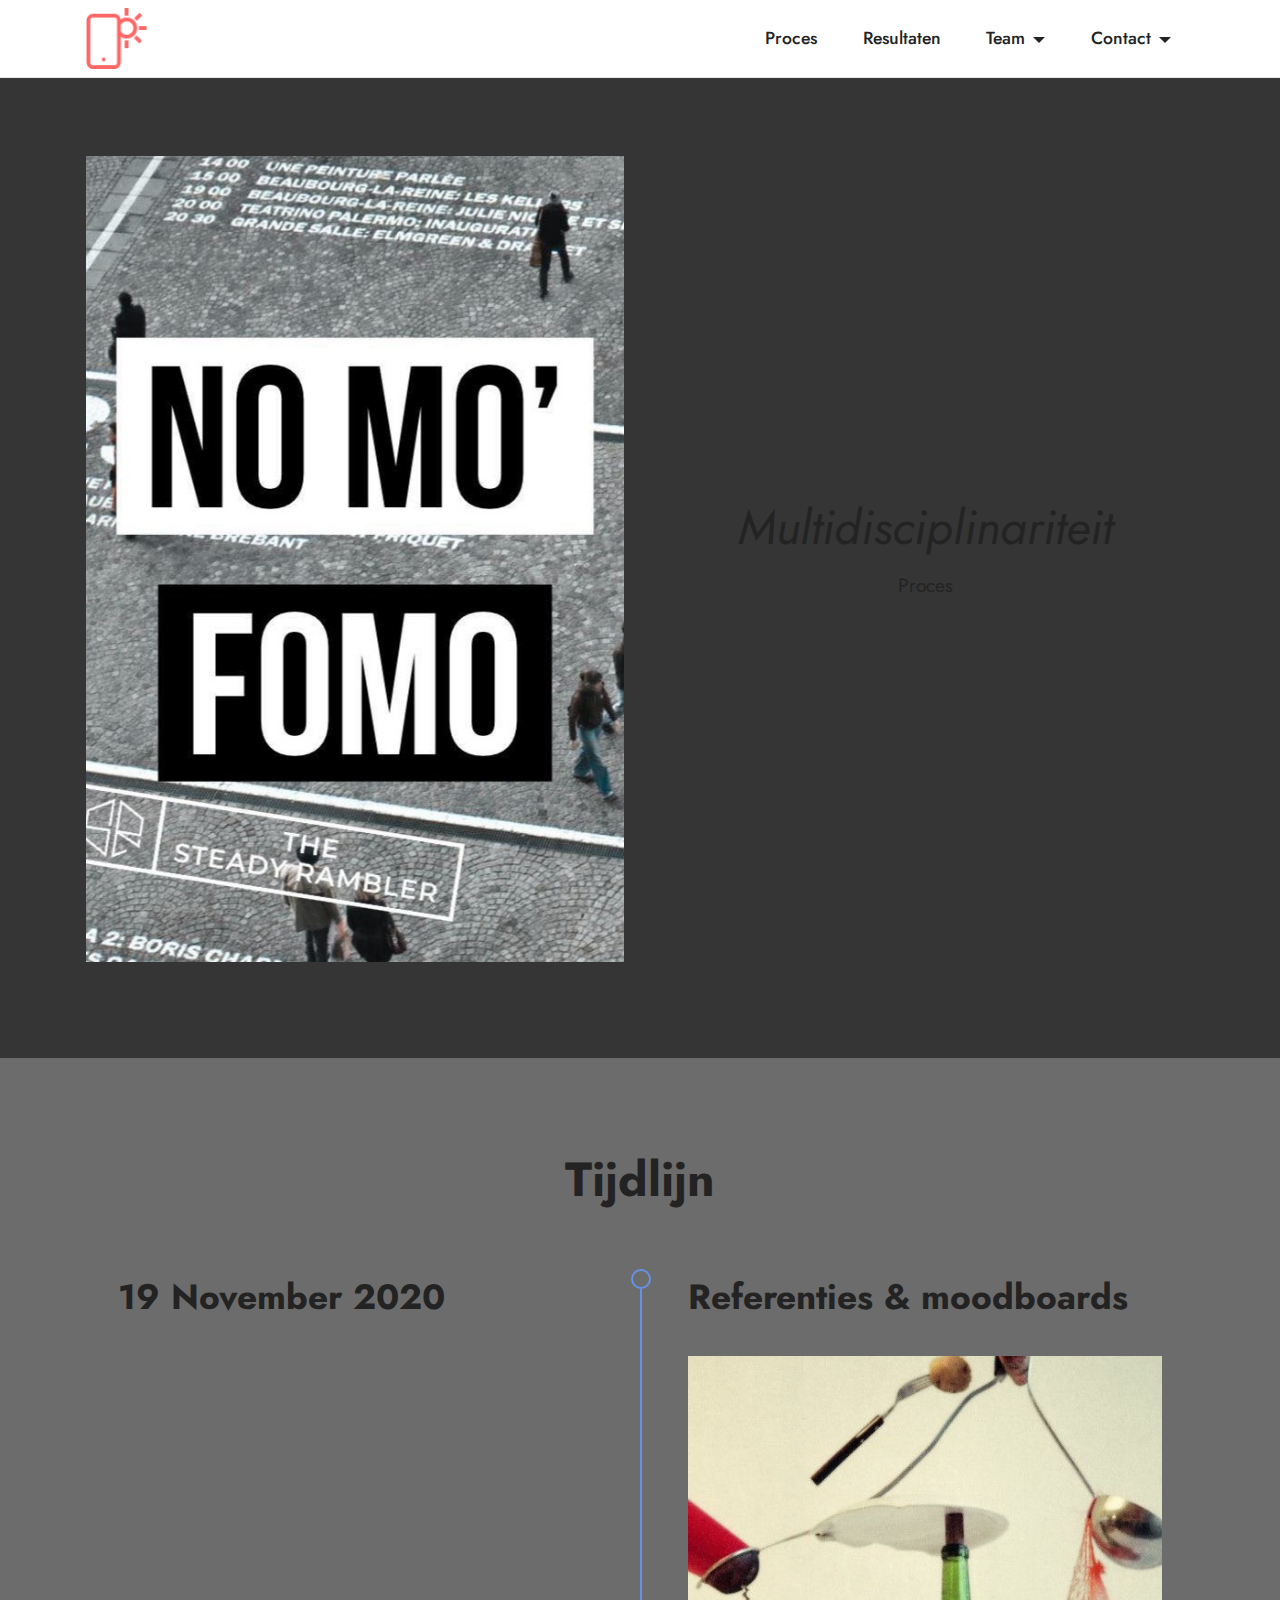
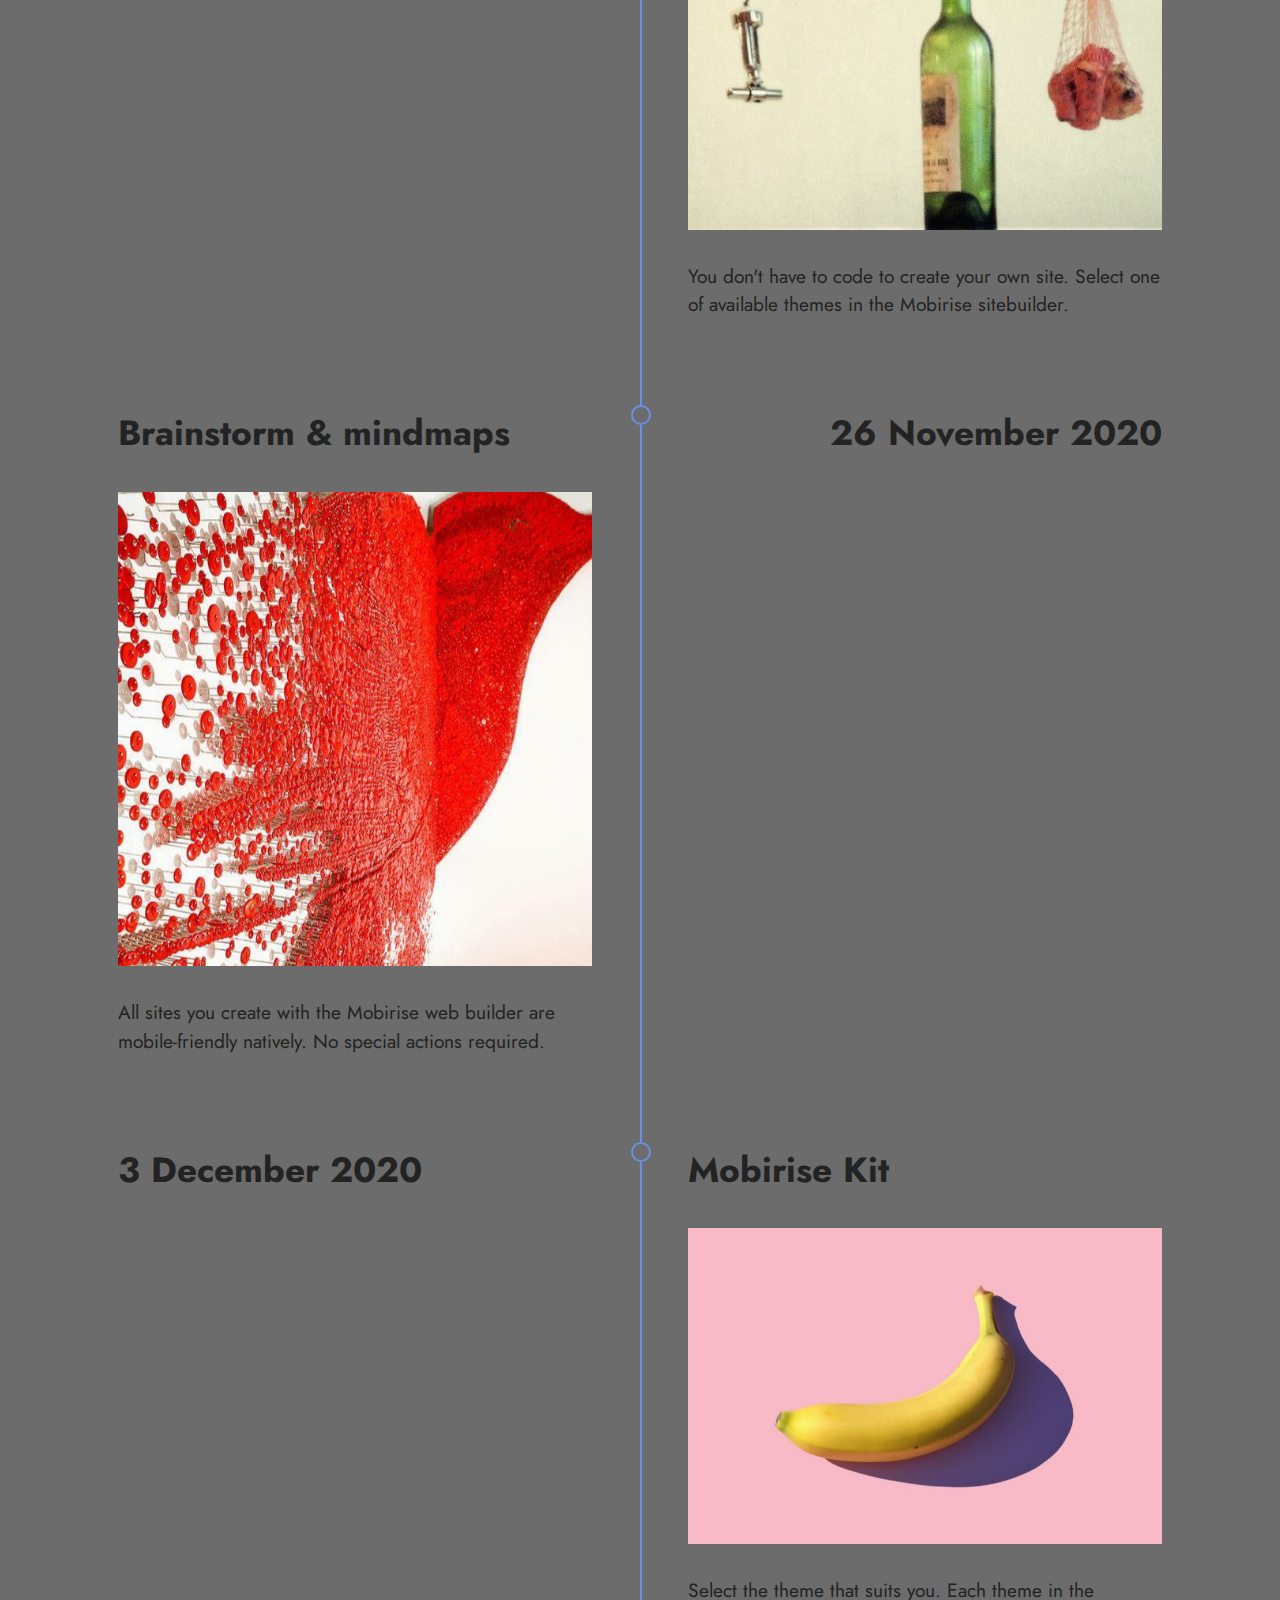
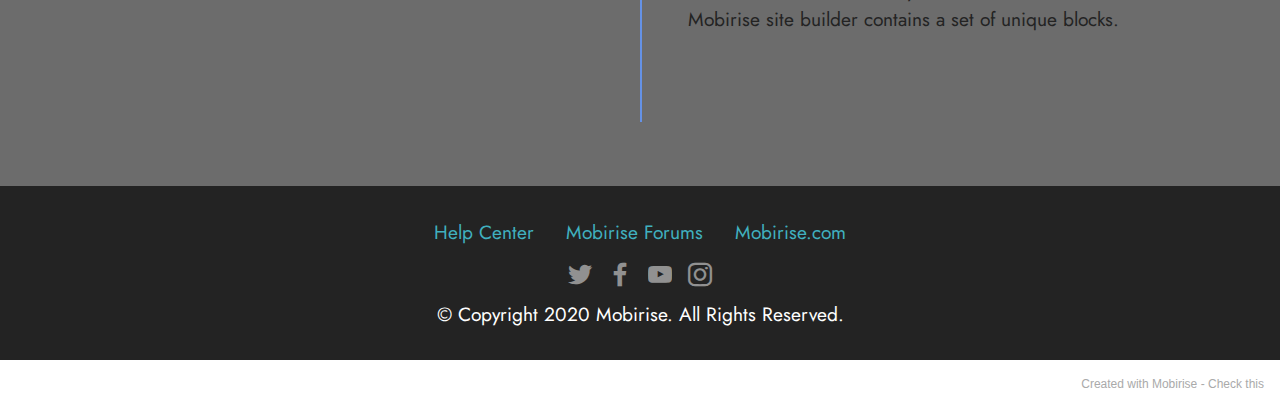
<file: index.html>
<!DOCTYPE html>
<html  >
<head>
  <!-- Site made with Mobirise Website Builder v5.2.0, https://mobirise.com -->
  <meta charset="UTF-8">
  <meta http-equiv="X-UA-Compatible" content="IE=edge">
  <meta name="generator" content="Mobirise v5.2.0, mobirise.com">
  <meta name="viewport" content="width=device-width, initial-scale=1, minimum-scale=1">
  <link rel="shortcut icon" href="assets/images/logo.png" type="image/x-icon">
  <meta name="description" content="">
  
  
  <title>Home</title>
  <link rel="stylesheet" href="assets/tether/tether.min.css">
  <link rel="stylesheet" href="assets/bootstrap/css/bootstrap.min.css">
  <link rel="stylesheet" href="assets/bootstrap/css/bootstrap-grid.min.css">
  <link rel="stylesheet" href="assets/bootstrap/css/bootstrap-reboot.min.css">
  <link rel="stylesheet" href="assets/dropdown/css/style.css">
  <link rel="stylesheet" href="assets/socicon/css/styles.css">
  <link rel="stylesheet" href="assets/theme/css/style.css">
  <link rel="preload" as="style" href="assets/mobirise/css/mbr-additional.css"><link rel="stylesheet" href="assets/mobirise/css/mbr-additional.css" type="text/css">
  
  
  
  
</head>
<body>
  
  <section class="menu cid-s48OLK6784" once="menu" id="menu1-h">
    
    <nav class="navbar navbar-dropdown navbar-fixed-top navbar-expand-lg">
        <div class="container">
            <div class="navbar-brand">
                <span class="navbar-logo">
                    <a href="https://mobiri.se">
                        <img src="assets/images/logo.png" alt="Mobirise" style="height: 3.8rem;">
                    </a>
                </span>
                <span class="navbar-caption-wrap"><a class="navbar-caption text-black display-7" href="https://mobiri.se"></a></span>
            </div>
            <button class="navbar-toggler" type="button" data-toggle="collapse" data-target="#navbarSupportedContent" aria-controls="navbarNavAltMarkup" aria-expanded="false" aria-label="Toggle navigation">
                <div class="hamburger">
                    <span></span>
                    <span></span>
                    <span></span>
                    <span></span>
                </div>
            </button>
            <div class="collapse navbar-collapse" id="navbarSupportedContent">
                <ul class="navbar-nav nav-dropdown nav-right" data-app-modern-menu="true"><li class="nav-item"><a class="nav-link link text-black text-primary display-4" href="index.html" aria-expanded="false">Proces</a></li><li class="nav-item"><a class="nav-link link text-black text-primary display-4" href="page3.html">Resultaten</a></li>
                    <li class="nav-item dropdown"><a class="nav-link link text-black dropdown-toggle display-4" href="#" data-toggle="dropdown-submenu" aria-expanded="false">
                            Team</a><div class="dropdown-menu"><a class="text-black dropdown-item text-primary display-4" href="page5.html" aria-expanded="false">Teamleden</a></div></li><li class="nav-item dropdown"><a class="nav-link link text-black dropdown-toggle display-4" href="#" data-toggle="dropdown-submenu" aria-expanded="false">
                            Contact</a><div class="dropdown-menu"><a class="text-black dropdown-item text-primary display-4" href="page6.html">Locatie</a></div></li></ul>
                
                
            </div>
        </div>
    </nav>

</section>

<section class="header11 cid-shazv8Zwmk" id="header11-12">

    

    

    <div class="container">
        <div class="row justify-content-center">
            <div class="col-12 col-md-6 image-wrapper">
                <img class="w-100" src="assets/images/127621254-2884768535180526-8704706492796343589-n-735x1102.jpeg" alt="Mobirise">
            </div>
            <div class="col-12 col-md">
                <div class="text-wrapper text-center">
                    <h1 class="mbr-section-title mbr-fonts-style mb-3 display-2">
                        <em>Multidisciplinariteit</em></h1>
                    <p class="mbr-text mbr-fonts-style display-7">
                        Proces</p>
                    
                </div>
            </div>
        </div>
    </div>
</section>

<section class="timeline1 cid-shaAXfCoR6" id="timeline1-15">
    
    
    <div class="timelines-container container" mbri-timelines="">
        <div class="mbr-section-head">
            <h3 class="mbr-section-title mbr-fonts-style align-center mb-0 display-2">
                <strong>Tijdlijn</strong></h3>
            
        </div>
        <div class="row timeline-element mb-2 mt-4">
            <div class="timeline-date col-12 col-md-6">
                <div class="timeline-date-wrapper">
                    <p class="mbr-timeline-date mbr-fonts-style display-5">
                        <strong>19 November 2020</strong></p>
                </div>
            </div>
            <span class="iconBackground"></span>
            <div class="col-12 col-md-6">
                <div class="timeline-text-wrapper">
                    <h4 class="mbr-timeline-title mbr-fonts-style mb-4 display-5">
                        <strong>Referenties &amp; moodboards</strong></h4>
                    <div class="image-wrapper mb-4">
                        <img src="assets/images/fig11-640x960.jpeg" alt="Mobirise" title="">
                    </div>
                    <p class="mbr-text mbr-fonts-style display-7">
                        You don't have to code to create your own site. Select one of available themes in the Mobirise
                        sitebuilder.
                    </p>
                </div>
            </div>
        </div>
        <div class="row timeline-element mb-2">
            <div class="col-12 col-md-6">
                <div class="timeline-text-wrapper">
                    <h4 class="mbr-timeline-title mbr-fonts-style mb-4 display-5">
                        <strong>Brainstorm &amp; mindmaps</strong></h4>
                    <div class="image-wrapper mb-4">
                        <img src="assets/images/vogel-750x1125.jpeg" alt="Mobirise" title="">
                    </div>
                    <p class="mbr-text mbr-fonts-style display-7">
                        All sites you create with the Mobirise web builder are mobile-friendly natively. No special
                        actions required.
                    </p>
                </div>
            </div>
            <span class="iconBackground"></span>
            <div class="timeline-date col-12 col-md-6">
                <div class="timeline-date-wrapper">
                    <p class="mbr-timeline-date mbr-fonts-style display-5">
                        <strong>26 November 2020</strong></p>
                </div>
            </div>
        </div>
        <div class="row timeline-element mb-2">
            <div class="timeline-date col-12 col-md-6">
                <div class="timeline-date-wrapper">
                    <p class="mbr-timeline-date mbr-fonts-style display-5">
                        <strong>3 December 2020</strong></p>
                </div>
            </div>
            <span class="iconBackground"></span>
            <div class="col-12 col-md-6">
                <div class="timeline-text-wrapper">
                    <h4 class="mbr-timeline-title mbr-fonts-style mb-4 display-5">
                        <strong>Mobirise Kit</strong>
                    </h4>
                    <div class="image-wrapper mb-4">
                        <img src="assets/images/features3.jpeg" alt="Mobirise" title="">
                    </div>
                    <p class="mbr-text mbr-fonts-style display-7">
                        Select the theme that suits you. Each theme in the Mobirise site builder contains a set of
                        unique blocks.
                    </p>
                </div>
            </div>
        </div>
        
        
        
        
        
        
        
        
        
    </div>
</section>

<section class="footer3 cid-s48P1Icc8J" once="footers" id="footer3-i">

    

    

    <div class="container">
        <div class="media-container-row align-center mbr-white">
            <div class="row row-links">
                <ul class="foot-menu">
                    
                    
                    
                    
                    
                <li class="foot-menu-item mbr-fonts-style display-7"><a href="https://mobirise.com/help/" class="text-success">Help Center</a></li><li class="foot-menu-item mbr-fonts-style display-7"><a href="http://forums.mobirise.com/" class="text-success">Mobirise Forums</a></li><li class="foot-menu-item mbr-fonts-style display-7"><a href="https://mobirise.com/" class="text-success">Mobirise.com</a></li></ul>
            </div>
            <div class="row social-row">
                <div class="social-list align-right pb-2">
                    
                    
                    
                    
                    
                    
                <div class="soc-item">
                        <a href="https://twitter.com/mobirise" target="_blank">
                            <span class="socicon-twitter socicon mbr-iconfont mbr-iconfont-social"></span>
                        </a>
                    </div><div class="soc-item">
                        <a href="https://www.facebook.com/pages/Mobirise/1616226671953247" target="_blank">
                            <span class="socicon-facebook socicon mbr-iconfont mbr-iconfont-social"></span>
                        </a>
                    </div><div class="soc-item">
                        <a href="https://www.youtube.com/c/mobirise" target="_blank">
                            <span class="socicon-youtube socicon mbr-iconfont mbr-iconfont-social"></span>
                        </a>
                    </div><div class="soc-item">
                        <a href="https://instagram.com/mobirise" target="_blank">
                            <span class="mbr-iconfont mbr-iconfont-social socicon-instagram socicon"></span>
                        </a>
                    </div></div>
            </div>
            <div class="row row-copirayt">
                <p class="mbr-text mb-0 mbr-fonts-style mbr-white align-center display-7">
                    © Copyright 2020 Mobirise. All Rights Reserved.
                </p>
            </div>
        </div>
    </div>
</section><section style="background-color: #fff; font-family: -apple-system, BlinkMacSystemFont, 'Segoe UI', 'Roboto', 'Helvetica Neue', Arial, sans-serif; color:#aaa; font-size:12px; padding: 0; align-items: center; display: flex;"><a href="https://mobirise.site/b" style="flex: 1 1; height: 3rem; padding-left: 1rem;"></a><p style="flex: 0 0 auto; margin:0; padding-right:1rem;">Created with Mobirise - <a href="https://mobirise.site/m" style="color:#aaa;">Check this</a></p></section><script src="assets/web/assets/jquery/jquery.min.js"></script>  <script src="assets/popper/popper.min.js"></script>  <script src="assets/tether/tether.min.js"></script>  <script src="assets/bootstrap/js/bootstrap.min.js"></script>  <script src="assets/smoothscroll/smooth-scroll.js"></script>  <script src="assets/dropdown/js/nav-dropdown.js"></script>  <script src="assets/dropdown/js/navbar-dropdown.js"></script>  <script src="assets/touchswipe/jquery.touch-swipe.min.js"></script>  <script src="assets/theme/js/script.js"></script>  
  
  
</body>
</html>
</file>
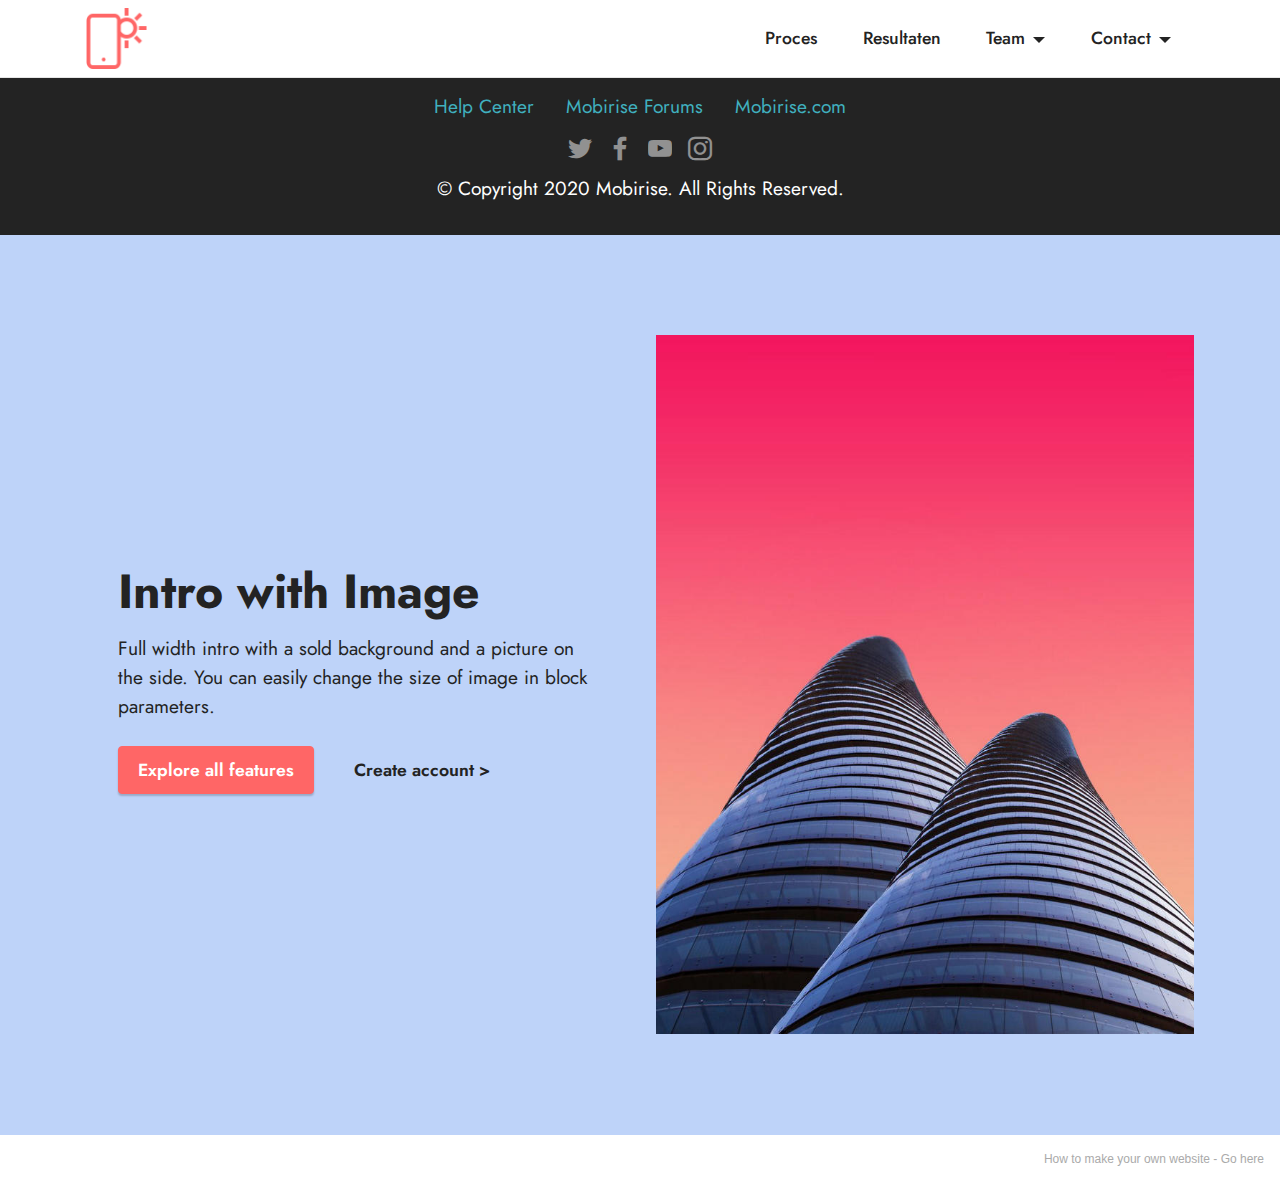
<file: page2.html>
<!DOCTYPE html>
<html  >
<head>
  <!-- Site made with Mobirise Website Builder v5.2.0, https://mobirise.com -->
  <meta charset="UTF-8">
  <meta http-equiv="X-UA-Compatible" content="IE=edge">
  <meta name="generator" content="Mobirise v5.2.0, mobirise.com">
  <meta name="viewport" content="width=device-width, initial-scale=1, minimum-scale=1">
  <link rel="shortcut icon" href="assets/images/logo.png" type="image/x-icon">
  <meta name="description" content="">
  
  
  <title>Page 2</title>
  <link rel="stylesheet" href="assets/tether/tether.min.css">
  <link rel="stylesheet" href="assets/bootstrap/css/bootstrap.min.css">
  <link rel="stylesheet" href="assets/bootstrap/css/bootstrap-grid.min.css">
  <link rel="stylesheet" href="assets/bootstrap/css/bootstrap-reboot.min.css">
  <link rel="stylesheet" href="assets/dropdown/css/style.css">
  <link rel="stylesheet" href="assets/socicon/css/styles.css">
  <link rel="stylesheet" href="assets/theme/css/style.css">
  <link rel="preload" as="style" href="assets/mobirise/css/mbr-additional.css"><link rel="stylesheet" href="assets/mobirise/css/mbr-additional.css" type="text/css">
  
  
  
  
</head>
<body>
  
  <section class="menu cid-s48OLK6784" once="menu" id="menu1-o">
    
    <nav class="navbar navbar-dropdown navbar-fixed-top navbar-expand-lg">
        <div class="container">
            <div class="navbar-brand">
                <span class="navbar-logo">
                    <a href="https://mobiri.se">
                        <img src="assets/images/logo.png" alt="Mobirise" style="height: 3.8rem;">
                    </a>
                </span>
                <span class="navbar-caption-wrap"><a class="navbar-caption text-black display-7" href="https://mobiri.se"></a></span>
            </div>
            <button class="navbar-toggler" type="button" data-toggle="collapse" data-target="#navbarSupportedContent" aria-controls="navbarNavAltMarkup" aria-expanded="false" aria-label="Toggle navigation">
                <div class="hamburger">
                    <span></span>
                    <span></span>
                    <span></span>
                    <span></span>
                </div>
            </button>
            <div class="collapse navbar-collapse" id="navbarSupportedContent">
                <ul class="navbar-nav nav-dropdown nav-right" data-app-modern-menu="true"><li class="nav-item"><a class="nav-link link text-black text-primary display-4" href="index.html" aria-expanded="false">Proces</a></li><li class="nav-item"><a class="nav-link link text-black text-primary display-4" href="page3.html">Resultaten</a></li>
                    <li class="nav-item dropdown"><a class="nav-link link text-black dropdown-toggle display-4" href="#" data-toggle="dropdown-submenu" aria-expanded="false">
                            Team</a><div class="dropdown-menu"><a class="text-black dropdown-item text-primary display-4" href="page5.html" aria-expanded="false">Teamleden</a></div></li><li class="nav-item dropdown"><a class="nav-link link text-black dropdown-toggle display-4" href="#" data-toggle="dropdown-submenu" aria-expanded="false">
                            Contact</a><div class="dropdown-menu"><a class="text-black dropdown-item text-primary display-4" href="page6.html">Locatie</a></div></li></ul>
                
                
            </div>
        </div>
    </nav>

</section>

<section class="footer3 cid-s48P1Icc8J" once="footers" id="footer3-p">

    

    

    <div class="container">
        <div class="media-container-row align-center mbr-white">
            <div class="row row-links">
                <ul class="foot-menu">
                    
                    
                    
                    
                    
                <li class="foot-menu-item mbr-fonts-style display-7"><a href="https://mobirise.com/help/" class="text-success">Help Center</a></li><li class="foot-menu-item mbr-fonts-style display-7"><a href="http://forums.mobirise.com/" class="text-success">Mobirise Forums</a></li><li class="foot-menu-item mbr-fonts-style display-7"><a href="https://mobirise.com/" class="text-success">Mobirise.com</a></li></ul>
            </div>
            <div class="row social-row">
                <div class="social-list align-right pb-2">
                    
                    
                    
                    
                    
                    
                <div class="soc-item">
                        <a href="https://twitter.com/mobirise" target="_blank">
                            <span class="socicon-twitter socicon mbr-iconfont mbr-iconfont-social"></span>
                        </a>
                    </div><div class="soc-item">
                        <a href="https://www.facebook.com/pages/Mobirise/1616226671953247" target="_blank">
                            <span class="socicon-facebook socicon mbr-iconfont mbr-iconfont-social"></span>
                        </a>
                    </div><div class="soc-item">
                        <a href="https://www.youtube.com/c/mobirise" target="_blank">
                            <span class="socicon-youtube socicon mbr-iconfont mbr-iconfont-social"></span>
                        </a>
                    </div><div class="soc-item">
                        <a href="https://instagram.com/mobirise" target="_blank">
                            <span class="mbr-iconfont mbr-iconfont-social socicon-instagram socicon"></span>
                        </a>
                    </div></div>
            </div>
            <div class="row row-copirayt">
                <p class="mbr-text mb-0 mbr-fonts-style mbr-white align-center display-7">
                    © Copyright 2020 Mobirise. All Rights Reserved.
                </p>
            </div>
        </div>
    </div>
</section>

<section class="header14 cid-sgTDMKsztf mbr-fullscreen" id="header14-q">

    

    

    <div class="container">
        <div class="row justify-content-center align-items-center">
            <div class="col-12 col-md-6 image-wrapper">
                <img src="assets/images/2.jpg" alt="Mobirise">
            </div>
            <div class="col-12 col-md">
                <div class="text-wrapper">
                    <h1 class="mbr-section-title mbr-fonts-style mb-3 display-2">
                        <strong>Intro with Image</strong></h1>
                    <p class="mbr-text mbr-fonts-style display-7">
                        Full width intro with a sold background and a picture on the side. You can easily change the
                        size of image in block parameters.</p>
                    <div class="mbr-section-btn mt-3">
                        <a class="btn btn-secondary display-4" href="https://mobiri.se">Explore
                            all features</a>
                        <a class="btn btn-black-outline display-4" href="https://mobiri.se">Create
                            account &gt;</a>
                    </div>
                </div>
            </div>
        </div>
    </div>
</section><section style="background-color: #fff; font-family: -apple-system, BlinkMacSystemFont, 'Segoe UI', 'Roboto', 'Helvetica Neue', Arial, sans-serif; color:#aaa; font-size:12px; padding: 0; align-items: center; display: flex;"><a href="https://mobirise.site/e" style="flex: 1 1; height: 3rem; padding-left: 1rem;"></a><p style="flex: 0 0 auto; margin:0; padding-right:1rem;">How to make your own website - <a href="https://mobirise.site/x" style="color:#aaa;">Go here</a></p></section><script src="assets/web/assets/jquery/jquery.min.js"></script>  <script src="assets/popper/popper.min.js"></script>  <script src="assets/tether/tether.min.js"></script>  <script src="assets/bootstrap/js/bootstrap.min.js"></script>  <script src="assets/smoothscroll/smooth-scroll.js"></script>  <script src="assets/dropdown/js/nav-dropdown.js"></script>  <script src="assets/dropdown/js/navbar-dropdown.js"></script>  <script src="assets/touchswipe/jquery.touch-swipe.min.js"></script>  <script src="assets/theme/js/script.js"></script>  
  
  
</body>
</html>
</file>
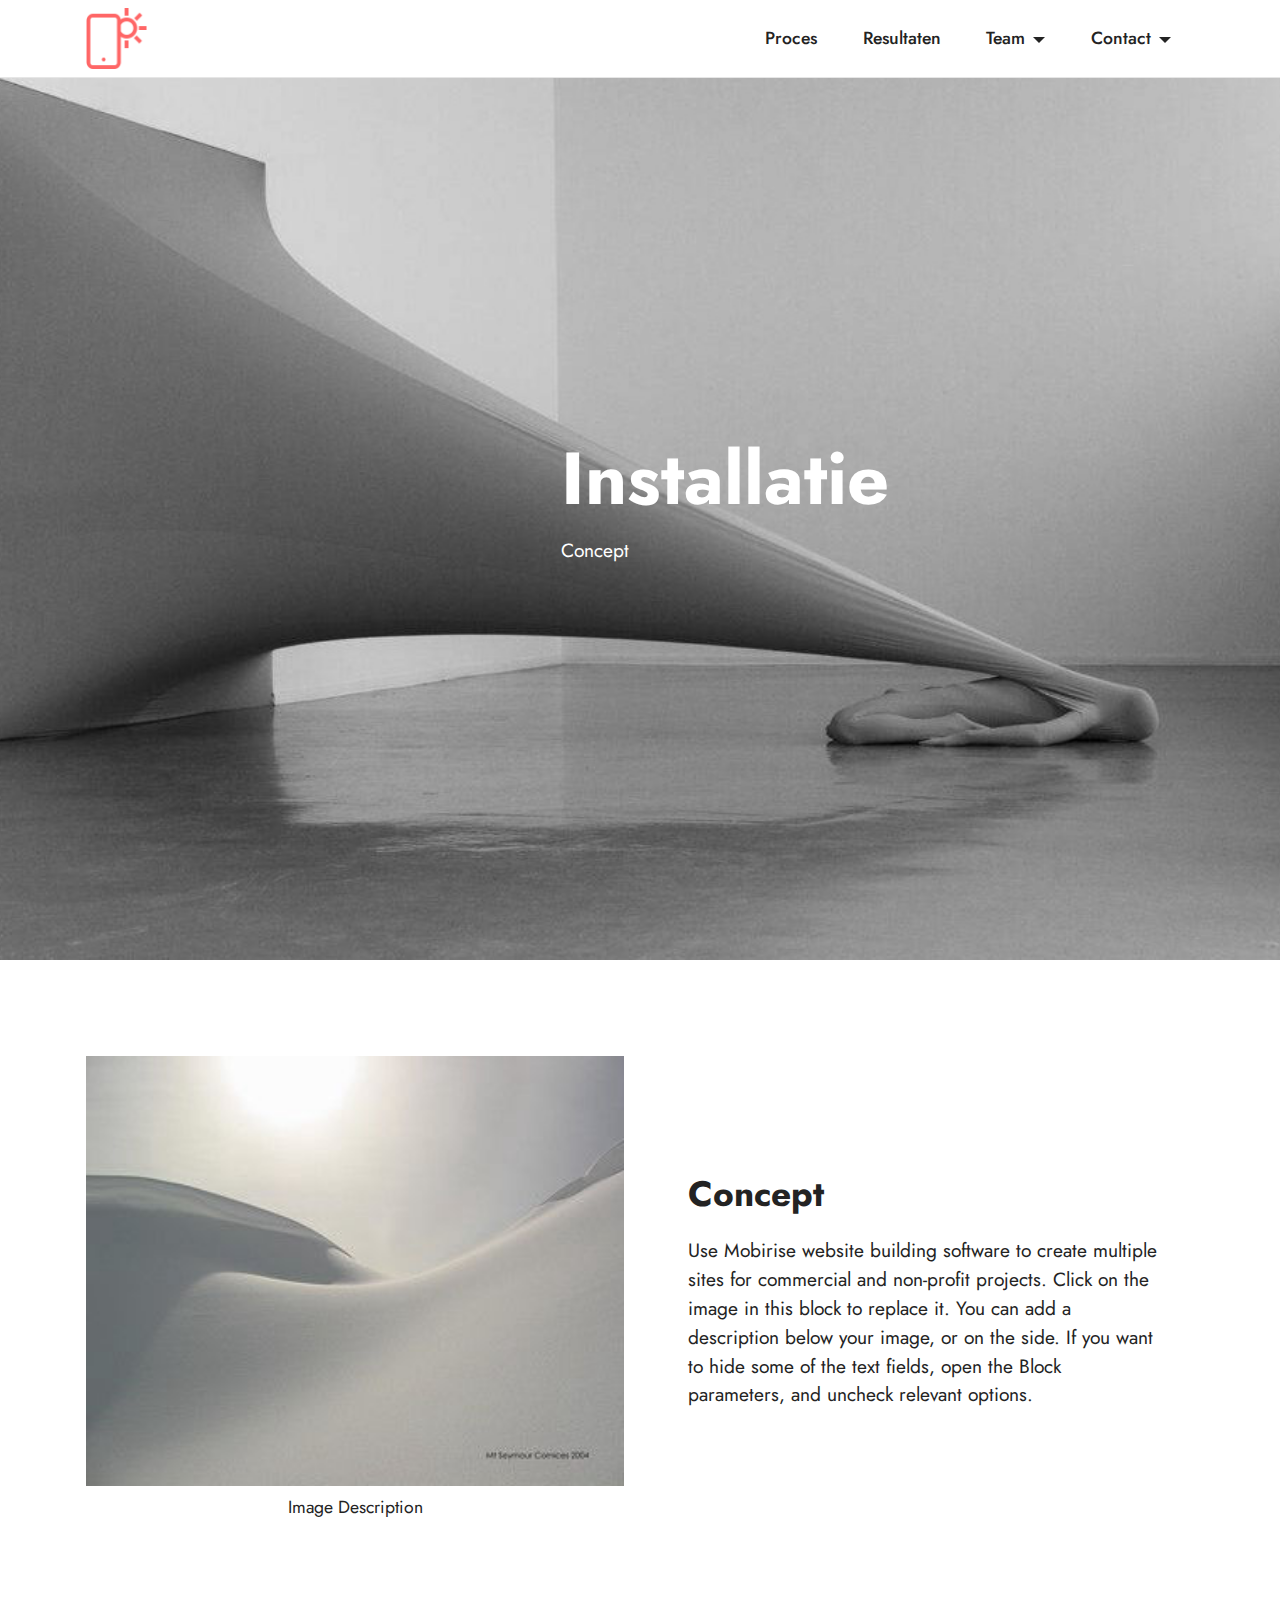
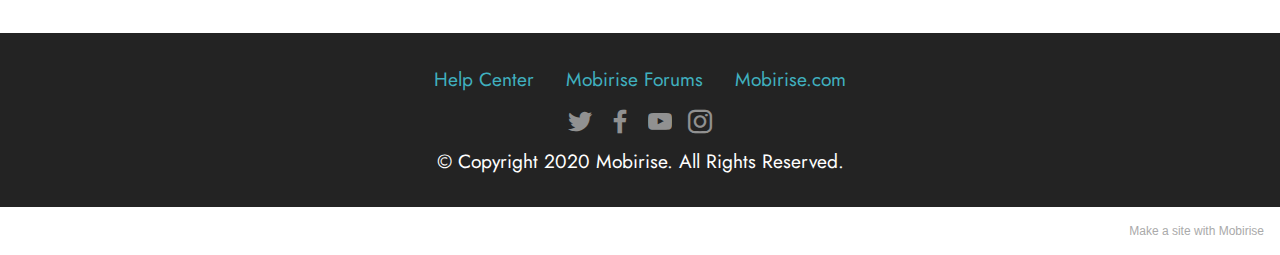
<file: page3.html>
<!DOCTYPE html>
<html  >
<head>
  <!-- Site made with Mobirise Website Builder v5.2.0, https://mobirise.com -->
  <meta charset="UTF-8">
  <meta http-equiv="X-UA-Compatible" content="IE=edge">
  <meta name="generator" content="Mobirise v5.2.0, mobirise.com">
  <meta name="viewport" content="width=device-width, initial-scale=1, minimum-scale=1">
  <link rel="shortcut icon" href="assets/images/logo.png" type="image/x-icon">
  <meta name="description" content="">
  
  
  <title>Resultaten</title>
  <link rel="stylesheet" href="assets/tether/tether.min.css">
  <link rel="stylesheet" href="assets/bootstrap/css/bootstrap.min.css">
  <link rel="stylesheet" href="assets/bootstrap/css/bootstrap-grid.min.css">
  <link rel="stylesheet" href="assets/bootstrap/css/bootstrap-reboot.min.css">
  <link rel="stylesheet" href="assets/dropdown/css/style.css">
  <link rel="stylesheet" href="assets/socicon/css/styles.css">
  <link rel="stylesheet" href="assets/theme/css/style.css">
  <link rel="preload" as="style" href="assets/mobirise/css/mbr-additional.css"><link rel="stylesheet" href="assets/mobirise/css/mbr-additional.css" type="text/css">
  
  
  
  
</head>
<body>
  
  <section class="menu cid-s48OLK6784" once="menu" id="menu1-r">
    
    <nav class="navbar navbar-dropdown navbar-fixed-top navbar-expand-lg">
        <div class="container">
            <div class="navbar-brand">
                <span class="navbar-logo">
                    <a href="https://mobiri.se">
                        <img src="assets/images/logo.png" alt="Mobirise" style="height: 3.8rem;">
                    </a>
                </span>
                <span class="navbar-caption-wrap"><a class="navbar-caption text-black display-7" href="https://mobiri.se"></a></span>
            </div>
            <button class="navbar-toggler" type="button" data-toggle="collapse" data-target="#navbarSupportedContent" aria-controls="navbarNavAltMarkup" aria-expanded="false" aria-label="Toggle navigation">
                <div class="hamburger">
                    <span></span>
                    <span></span>
                    <span></span>
                    <span></span>
                </div>
            </button>
            <div class="collapse navbar-collapse" id="navbarSupportedContent">
                <ul class="navbar-nav nav-dropdown nav-right" data-app-modern-menu="true"><li class="nav-item"><a class="nav-link link text-black text-primary display-4" href="index.html" aria-expanded="false">Proces</a></li><li class="nav-item"><a class="nav-link link text-black text-primary display-4" href="page3.html">Resultaten</a></li>
                    <li class="nav-item dropdown"><a class="nav-link link text-black dropdown-toggle display-4" href="#" data-toggle="dropdown-submenu" aria-expanded="false">
                            Team</a><div class="dropdown-menu"><a class="text-black dropdown-item text-primary display-4" href="page5.html" aria-expanded="false">Teamleden</a></div></li><li class="nav-item dropdown"><a class="nav-link link text-black dropdown-toggle display-4" href="#" data-toggle="dropdown-submenu" aria-expanded="false">
                            Contact</a><div class="dropdown-menu"><a class="text-black dropdown-item text-primary display-4" href="page6.html">Locatie</a></div></li></ul>
                
                
            </div>
        </div>
    </nav>

</section>

<section class="header5 cid-shs0C2V35p mbr-fullscreen" id="header5-19">

    

    

    <div class="container">
        <div class="row justify-content-end">
            <div class="col-12 col-lg-7">
                <h1 class="mbr-section-title mbr-fonts-style mbr-white mb-3 display-1"><strong>Installatie</strong></h1>
                
                <p class="mbr-text mbr-fonts-style mbr-white display-7">
                    Concept</p>
                
            </div>
        </div>
    </div>
</section>

<section class="image1 cid-shs0MpeA3s" id="image1-1b">
    

    

    <div class="container">
        <div class="row align-items-center">
            <div class="col-12 col-lg-6">
                <div class="image-wrapper">
                    <img src="assets/images/2712988-f097dab078-n-320x256.jpg" alt="Mobirise">
                    <p class="mbr-description mbr-fonts-style pt-2 align-center display-4">
                    Image Description</p>
                </div>
            </div>
            <div class="col-12 col-lg">
                <div class="text-wrapper">
                    <h3 class="mbr-section-title mbr-fonts-style mb-3 display-5">
                        <strong>Concept</strong></h3>
                    <p class="mbr-text mbr-fonts-style display-7">
                        Use Mobirise website building software to create multiple sites for commercial and non-profit projects. Click on the image in this block to replace it. You can add a description below your image, or on the side. If you want to hide some of the text fields, open the Block parameters, and uncheck relevant options.</p>
                </div>
            </div>
        </div>
    </div>
</section>

<section class="footer3 cid-s48P1Icc8J" once="footers" id="footer3-s">

    

    

    <div class="container">
        <div class="media-container-row align-center mbr-white">
            <div class="row row-links">
                <ul class="foot-menu">
                    
                    
                    
                    
                    
                <li class="foot-menu-item mbr-fonts-style display-7"><a href="https://mobirise.com/help/" class="text-success">Help Center</a></li><li class="foot-menu-item mbr-fonts-style display-7"><a href="http://forums.mobirise.com/" class="text-success">Mobirise Forums</a></li><li class="foot-menu-item mbr-fonts-style display-7"><a href="https://mobirise.com/" class="text-success">Mobirise.com</a></li></ul>
            </div>
            <div class="row social-row">
                <div class="social-list align-right pb-2">
                    
                    
                    
                    
                    
                    
                <div class="soc-item">
                        <a href="https://twitter.com/mobirise" target="_blank">
                            <span class="socicon-twitter socicon mbr-iconfont mbr-iconfont-social"></span>
                        </a>
                    </div><div class="soc-item">
                        <a href="https://www.facebook.com/pages/Mobirise/1616226671953247" target="_blank">
                            <span class="socicon-facebook socicon mbr-iconfont mbr-iconfont-social"></span>
                        </a>
                    </div><div class="soc-item">
                        <a href="https://www.youtube.com/c/mobirise" target="_blank">
                            <span class="socicon-youtube socicon mbr-iconfont mbr-iconfont-social"></span>
                        </a>
                    </div><div class="soc-item">
                        <a href="https://instagram.com/mobirise" target="_blank">
                            <span class="mbr-iconfont mbr-iconfont-social socicon-instagram socicon"></span>
                        </a>
                    </div></div>
            </div>
            <div class="row row-copirayt">
                <p class="mbr-text mb-0 mbr-fonts-style mbr-white align-center display-7">
                    © Copyright 2020 Mobirise. All Rights Reserved.
                </p>
            </div>
        </div>
    </div>
</section><section style="background-color: #fff; font-family: -apple-system, BlinkMacSystemFont, 'Segoe UI', 'Roboto', 'Helvetica Neue', Arial, sans-serif; color:#aaa; font-size:12px; padding: 0; align-items: center; display: flex;"><a href="https://mobirise.site/l" style="flex: 1 1; height: 3rem; padding-left: 1rem;"></a><p style="flex: 0 0 auto; margin:0; padding-right:1rem;">Make a <a href="https://mobirise.site/y" style="color:#aaa;">site</a> with Mobirise</p></section><script src="assets/web/assets/jquery/jquery.min.js"></script>  <script src="assets/popper/popper.min.js"></script>  <script src="assets/tether/tether.min.js"></script>  <script src="assets/bootstrap/js/bootstrap.min.js"></script>  <script src="assets/smoothscroll/smooth-scroll.js"></script>  <script src="assets/dropdown/js/nav-dropdown.js"></script>  <script src="assets/dropdown/js/navbar-dropdown.js"></script>  <script src="assets/touchswipe/jquery.touch-swipe.min.js"></script>  <script src="assets/theme/js/script.js"></script>  
  
  
</body>
</html>
</file>
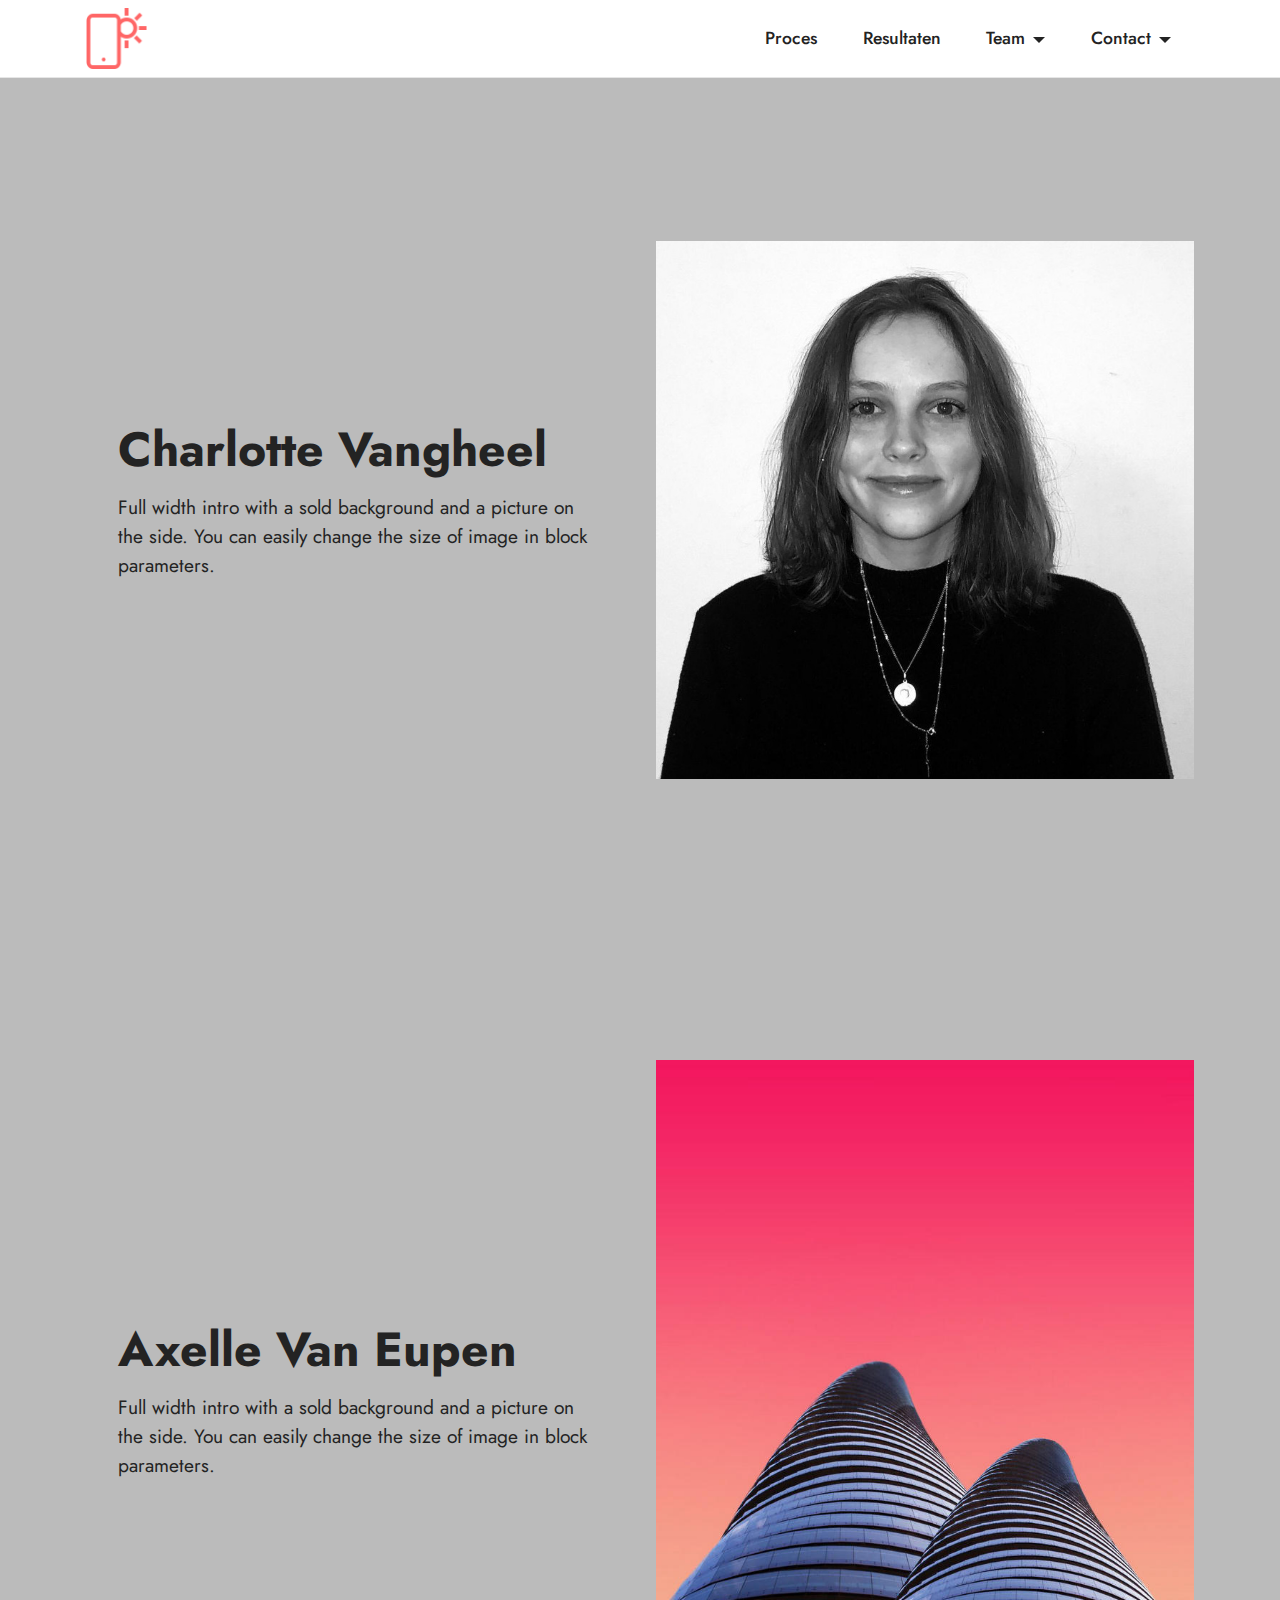
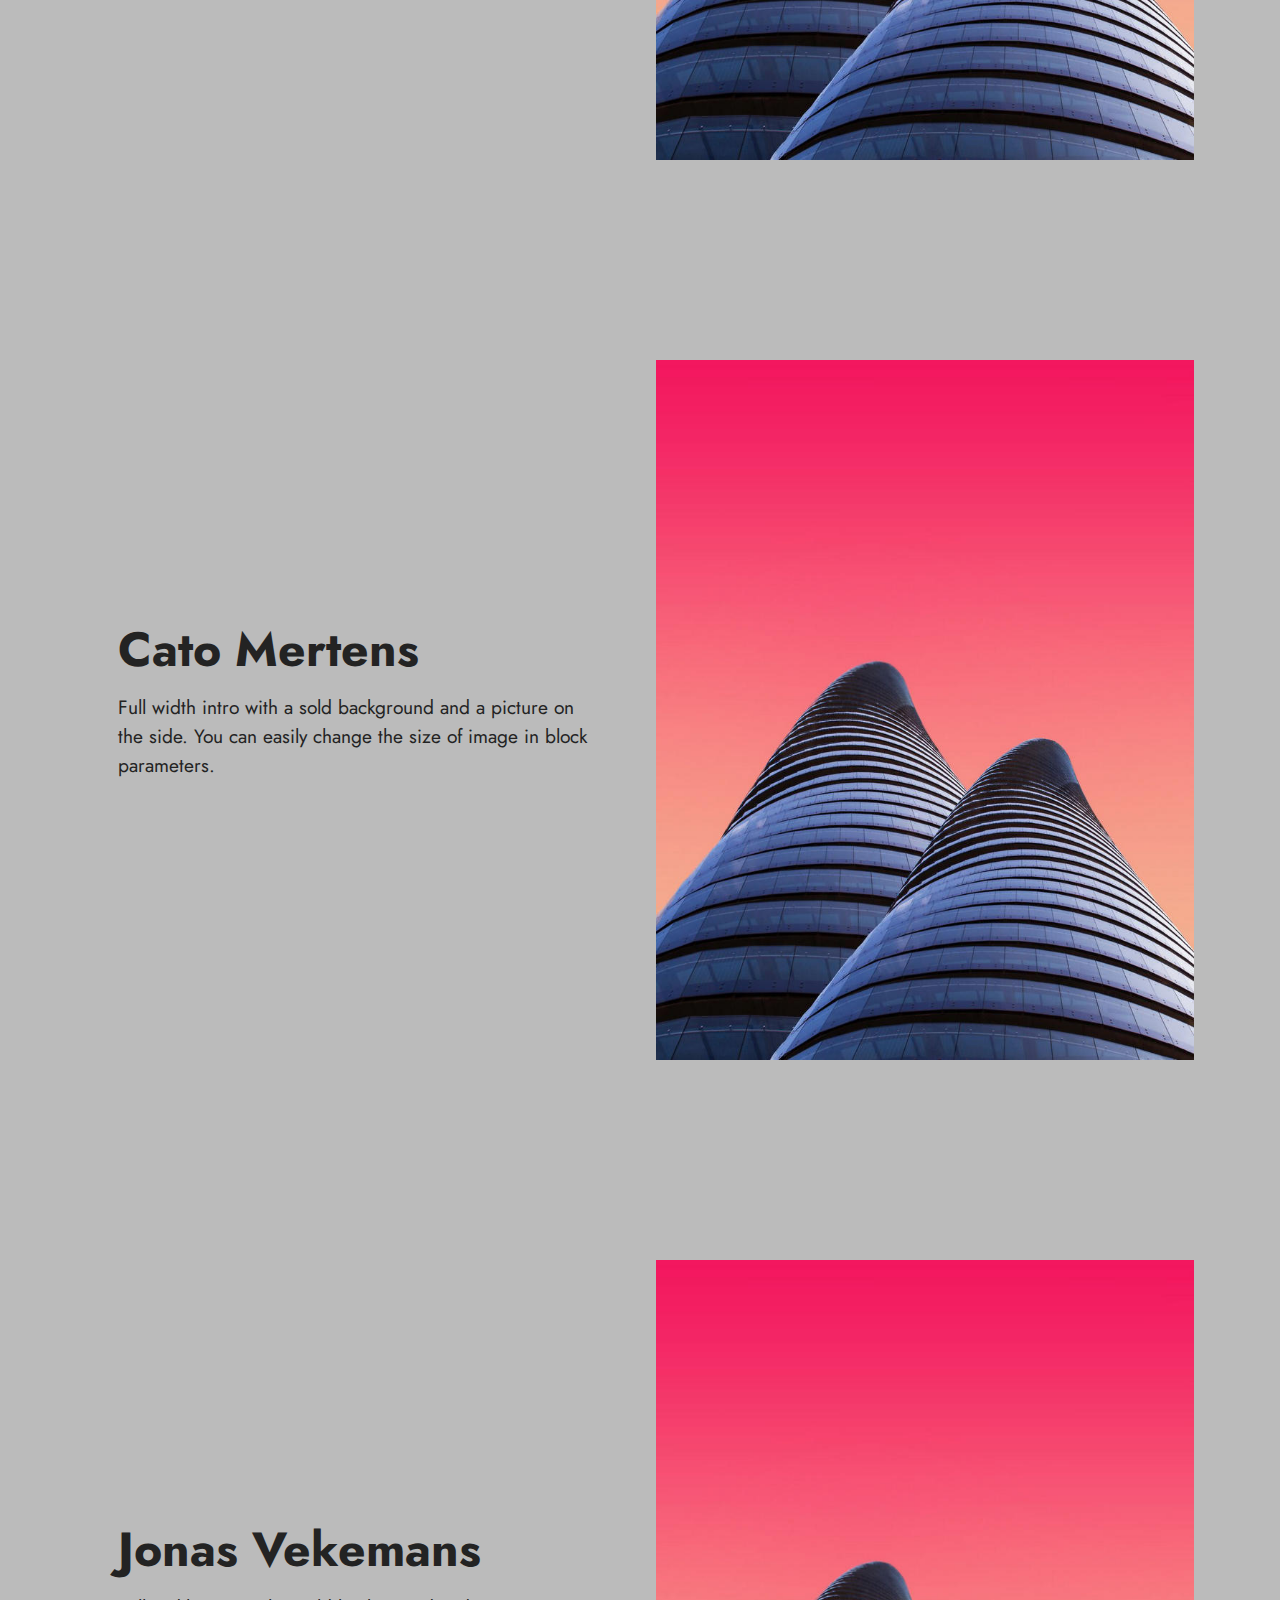
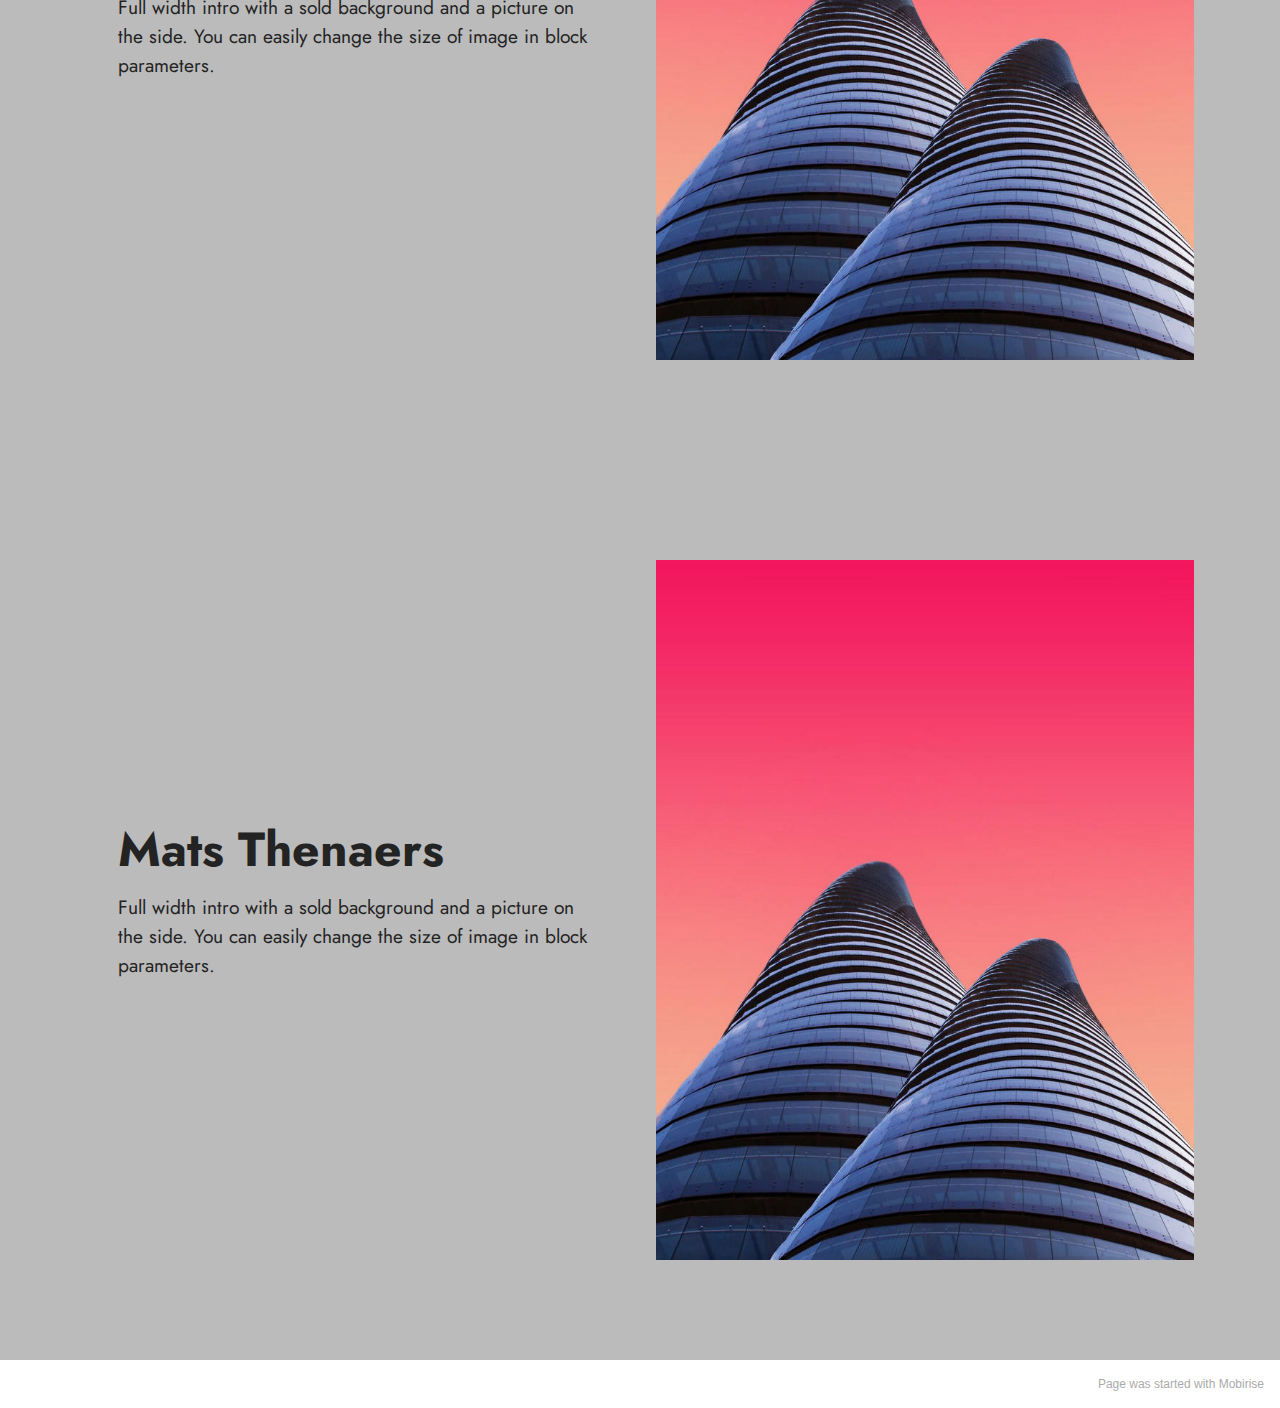
<file: page5.html>
<!DOCTYPE html>
<html  >
<head>
  <!-- Site made with Mobirise Website Builder v5.2.0, https://mobirise.com -->
  <meta charset="UTF-8">
  <meta http-equiv="X-UA-Compatible" content="IE=edge">
  <meta name="generator" content="Mobirise v5.2.0, mobirise.com">
  <meta name="viewport" content="width=device-width, initial-scale=1, minimum-scale=1">
  <link rel="shortcut icon" href="assets/images/logo.png" type="image/x-icon">
  <meta name="description" content="">
  
  
  <title>Teamleden</title>
  <link rel="stylesheet" href="assets/tether/tether.min.css">
  <link rel="stylesheet" href="assets/bootstrap/css/bootstrap.min.css">
  <link rel="stylesheet" href="assets/bootstrap/css/bootstrap-grid.min.css">
  <link rel="stylesheet" href="assets/bootstrap/css/bootstrap-reboot.min.css">
  <link rel="stylesheet" href="assets/dropdown/css/style.css">
  <link rel="stylesheet" href="assets/socicon/css/styles.css">
  <link rel="stylesheet" href="assets/theme/css/style.css">
  <link rel="preload" as="style" href="assets/mobirise/css/mbr-additional.css"><link rel="stylesheet" href="assets/mobirise/css/mbr-additional.css" type="text/css">
  
  
  
  
</head>
<body>
  
  <section class="menu cid-s48OLK6784" once="menu" id="menu1-v">
    
    <nav class="navbar navbar-dropdown navbar-fixed-top navbar-expand-lg">
        <div class="container">
            <div class="navbar-brand">
                <span class="navbar-logo">
                    <a href="https://mobiri.se">
                        <img src="assets/images/logo.png" alt="Mobirise" style="height: 3.8rem;">
                    </a>
                </span>
                <span class="navbar-caption-wrap"><a class="navbar-caption text-black display-7" href="https://mobiri.se"></a></span>
            </div>
            <button class="navbar-toggler" type="button" data-toggle="collapse" data-target="#navbarSupportedContent" aria-controls="navbarNavAltMarkup" aria-expanded="false" aria-label="Toggle navigation">
                <div class="hamburger">
                    <span></span>
                    <span></span>
                    <span></span>
                    <span></span>
                </div>
            </button>
            <div class="collapse navbar-collapse" id="navbarSupportedContent">
                <ul class="navbar-nav nav-dropdown nav-right" data-app-modern-menu="true"><li class="nav-item"><a class="nav-link link text-black text-primary display-4" href="index.html" aria-expanded="false">Proces</a></li><li class="nav-item"><a class="nav-link link text-black text-primary display-4" href="page3.html">Resultaten</a></li>
                    <li class="nav-item dropdown"><a class="nav-link link text-black dropdown-toggle display-4" href="#" data-toggle="dropdown-submenu" aria-expanded="false">
                            Team</a><div class="dropdown-menu"><a class="text-black dropdown-item text-primary display-4" href="page5.html" aria-expanded="false">Teamleden</a></div></li><li class="nav-item dropdown"><a class="nav-link link text-black dropdown-toggle display-4" href="#" data-toggle="dropdown-submenu" aria-expanded="false">
                            Contact</a><div class="dropdown-menu"><a class="text-black dropdown-item text-primary display-4" href="page6.html">Locatie</a></div></li></ul>
                
                
            </div>
        </div>
    </nav>

</section>

<section class="header14 cid-shaxN0qMdz mbr-fullscreen" id="header14-x">

    

    

    <div class="container">
        <div class="row justify-content-center align-items-center">
            <div class="col-12 col-md-6 image-wrapper">
                <img src="assets/images/charlotte-1076x1076.jpeg" alt="Mobirise">
            </div>
            <div class="col-12 col-md">
                <div class="text-wrapper">
                    <h1 class="mbr-section-title mbr-fonts-style mb-3 display-2">
                        <strong>Charlotte Vangheel</strong></h1>
                    <p class="mbr-text mbr-fonts-style display-7">
                        Full width intro with a sold background and a picture on the side. You can easily change the
                        size of image in block parameters.</p>
                    
                </div>
            </div>
        </div>
    </div>
</section>

<section class="header14 cid-shaxNHITd1 mbr-fullscreen" id="header14-y">

    

    

    <div class="container">
        <div class="row justify-content-center align-items-center">
            <div class="col-12 col-md-6 image-wrapper">
                <img src="assets/images/2.jpg" alt="Mobirise">
            </div>
            <div class="col-12 col-md">
                <div class="text-wrapper">
                    <h1 class="mbr-section-title mbr-fonts-style mb-3 display-2">
                        <strong>Axelle Van Eupen</strong></h1>
                    <p class="mbr-text mbr-fonts-style display-7">
                        Full width intro with a sold background and a picture on the side. You can easily change the
                        size of image in block parameters.</p>
                    
                </div>
            </div>
        </div>
    </div>
</section>

<section class="header14 cid-shaxOs9WON mbr-fullscreen" id="header14-z">

    

    

    <div class="container">
        <div class="row justify-content-center align-items-center">
            <div class="col-12 col-md-6 image-wrapper">
                <img src="assets/images/2.jpg" alt="Mobirise">
            </div>
            <div class="col-12 col-md">
                <div class="text-wrapper">
                    <h1 class="mbr-section-title mbr-fonts-style mb-3 display-2">
                        <strong>Cato Mertens</strong></h1>
                    <p class="mbr-text mbr-fonts-style display-7">
                        Full width intro with a sold background and a picture on the side. You can easily change the
                        size of image in block parameters.</p>
                    
                </div>
            </div>
        </div>
    </div>
</section>

<section class="header14 cid-shaxP7UFvF mbr-fullscreen" id="header14-10">

    

    

    <div class="container">
        <div class="row justify-content-center align-items-center">
            <div class="col-12 col-md-6 image-wrapper">
                <img src="assets/images/2.jpg" alt="Mobirise">
            </div>
            <div class="col-12 col-md">
                <div class="text-wrapper">
                    <h1 class="mbr-section-title mbr-fonts-style mb-3 display-2">
                        <strong>Jonas Vekemans</strong></h1>
                    <p class="mbr-text mbr-fonts-style display-7">
                        Full width intro with a sold background and a picture on the side. You can easily change the
                        size of image in block parameters.</p>
                    
                </div>
            </div>
        </div>
    </div>
</section>

<section class="header14 cid-shaxPLZrJG mbr-fullscreen" id="header14-11">

    

    

    <div class="container">
        <div class="row justify-content-center align-items-center">
            <div class="col-12 col-md-6 image-wrapper">
                <img src="assets/images/2.jpg" alt="Mobirise">
            </div>
            <div class="col-12 col-md">
                <div class="text-wrapper">
                    <h1 class="mbr-section-title mbr-fonts-style mb-3 display-2">
                        <strong>Mats Thenaers</strong></h1>
                    <p class="mbr-text mbr-fonts-style display-7">
                        Full width intro with a sold background and a picture on the side. You can easily change the
                        size of image in block parameters.</p>
                    
                </div>
            </div>
        </div>
    </div>
</section><section style="background-color: #fff; font-family: -apple-system, BlinkMacSystemFont, 'Segoe UI', 'Roboto', 'Helvetica Neue', Arial, sans-serif; color:#aaa; font-size:12px; padding: 0; align-items: center; display: flex;"><a href="https://mobirise.site/x" style="flex: 1 1; height: 3rem; padding-left: 1rem;"></a><p style="flex: 0 0 auto; margin:0; padding-right:1rem;">Page was <a href="https://mobirise.site/g" style="color:#aaa;">started</a> with Mobirise</p></section><script src="assets/web/assets/jquery/jquery.min.js"></script>  <script src="assets/popper/popper.min.js"></script>  <script src="assets/tether/tether.min.js"></script>  <script src="assets/bootstrap/js/bootstrap.min.js"></script>  <script src="assets/smoothscroll/smooth-scroll.js"></script>  <script src="assets/dropdown/js/nav-dropdown.js"></script>  <script src="assets/dropdown/js/navbar-dropdown.js"></script>  <script src="assets/touchswipe/jquery.touch-swipe.min.js"></script>  <script src="assets/theme/js/script.js"></script>  
  
  
</body>
</html>
</file>
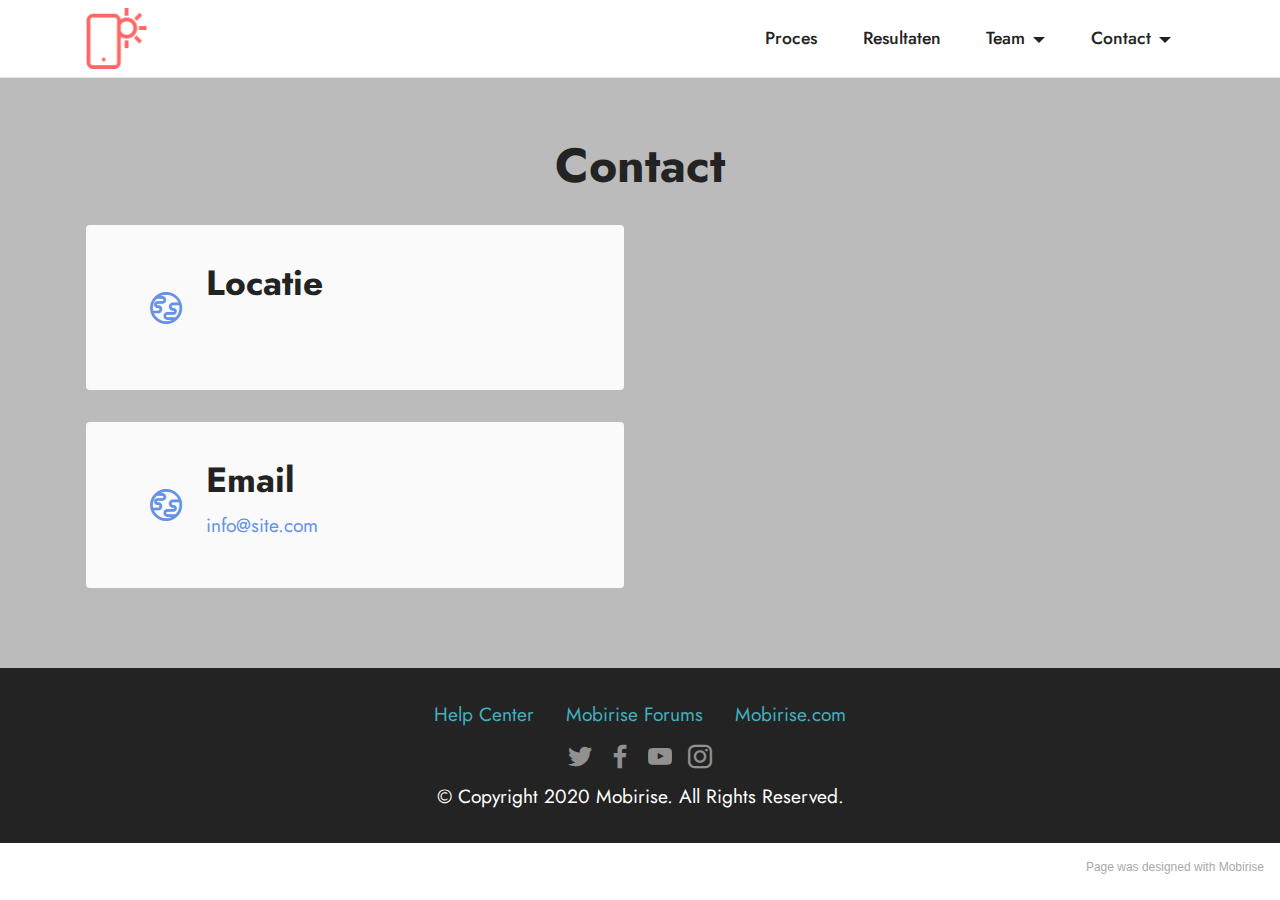
<file: page6.html>
<!DOCTYPE html>
<html  >
<head>
  <!-- Site made with Mobirise Website Builder v5.2.0, https://mobirise.com -->
  <meta charset="UTF-8">
  <meta http-equiv="X-UA-Compatible" content="IE=edge">
  <meta name="generator" content="Mobirise v5.2.0, mobirise.com">
  <meta name="viewport" content="width=device-width, initial-scale=1, minimum-scale=1">
  <link rel="shortcut icon" href="assets/images/logo.png" type="image/x-icon">
  <meta name="description" content="">
  
  
  <title>Locatie</title>
  <link rel="stylesheet" href="assets/web/assets/mobirise-icons2/mobirise2.css">
  <link rel="stylesheet" href="assets/tether/tether.min.css">
  <link rel="stylesheet" href="assets/bootstrap/css/bootstrap.min.css">
  <link rel="stylesheet" href="assets/bootstrap/css/bootstrap-grid.min.css">
  <link rel="stylesheet" href="assets/bootstrap/css/bootstrap-reboot.min.css">
  <link rel="stylesheet" href="assets/dropdown/css/style.css">
  <link rel="stylesheet" href="assets/socicon/css/styles.css">
  <link rel="stylesheet" href="assets/theme/css/style.css">
  <link rel="preload" as="style" href="assets/mobirise/css/mbr-additional.css"><link rel="stylesheet" href="assets/mobirise/css/mbr-additional.css" type="text/css">
  
  
  
  
</head>
<body>
  
  <section class="menu cid-s48OLK6784" once="menu" id="menu1-16">
    
    <nav class="navbar navbar-dropdown navbar-fixed-top navbar-expand-lg">
        <div class="container">
            <div class="navbar-brand">
                <span class="navbar-logo">
                    <a href="https://mobiri.se">
                        <img src="assets/images/logo.png" alt="Mobirise" style="height: 3.8rem;">
                    </a>
                </span>
                <span class="navbar-caption-wrap"><a class="navbar-caption text-black display-7" href="https://mobiri.se"></a></span>
            </div>
            <button class="navbar-toggler" type="button" data-toggle="collapse" data-target="#navbarSupportedContent" aria-controls="navbarNavAltMarkup" aria-expanded="false" aria-label="Toggle navigation">
                <div class="hamburger">
                    <span></span>
                    <span></span>
                    <span></span>
                    <span></span>
                </div>
            </button>
            <div class="collapse navbar-collapse" id="navbarSupportedContent">
                <ul class="navbar-nav nav-dropdown nav-right" data-app-modern-menu="true"><li class="nav-item"><a class="nav-link link text-black text-primary display-4" href="index.html" aria-expanded="false">Proces</a></li><li class="nav-item"><a class="nav-link link text-black text-primary display-4" href="page3.html">Resultaten</a></li>
                    <li class="nav-item dropdown"><a class="nav-link link text-black dropdown-toggle display-4" href="#" data-toggle="dropdown-submenu" aria-expanded="false">
                            Team</a><div class="dropdown-menu"><a class="text-black dropdown-item text-primary display-4" href="page5.html" aria-expanded="false">Teamleden</a></div></li><li class="nav-item dropdown"><a class="nav-link link text-black dropdown-toggle display-4" href="#" data-toggle="dropdown-submenu" aria-expanded="false">
                            Contact</a><div class="dropdown-menu"><a class="text-black dropdown-item text-primary display-4" href="page6.html">Locatie</a></div></li></ul>
                
                
            </div>
        </div>
    </nav>

</section>

<section class="contacts3 map1 cid-shaFCc4ZGH" id="contacts3-18">

    
    
    <div class="container">
        <div class="mbr-section-head">
            <h3 class="mbr-section-title mbr-fonts-style align-center mb-0 display-2">
                <strong>Contact</strong></h3>
            <h4 class="mbr-section-subtitle mbr-fonts-style align-center mb-0 mt-2 display-5"></h4>
        </div>
        <div class="row justify-content-center mt-4">
            <div class="card col-12 col-md-6">
                <div class="card-wrapper">
                    <div class="image-wrapper">
                        <span class="mbr-iconfont mobi-mbri-globe mobi-mbri"></span>
                    </div>
                    <div class="text-wrapper">
                        <h6 class="card-title mbr-fonts-style mb-1 display-5">
                            <strong>Locatie</strong></h6>
                        <p class="mbr-text mbr-fonts-style display-7">&nbsp; &nbsp; &nbsp; &nbsp; &nbsp; &nbsp; &nbsp; &nbsp; &nbsp; &nbsp; &nbsp; &nbsp; &nbsp;</p>
                    </div>
                </div>
                <div class="card-wrapper">
                    <div class="image-wrapper">
                        <span class="mbr-iconfont mobi-mbri-globe mobi-mbri"></span>
                    </div>
                    <div class="text-wrapper">
                        <h6 class="card-title mbr-fonts-style mb-1 display-5">
                            <strong>Email</strong>
                        </h6>
                        <p class="mbr-text mbr-fonts-style display-7">
                            <a href="mailto:info@site.com" class="text-primary">info@site.com</a>
                        </p>
                    </div>
                </div>
            </div>
            <div class="map-wrapper col-12 col-md-6">
                <div class="google-map"><iframe frameborder="0" style="border:0" src="https://www.google.com/maps/embed/v1/place?key=AIzaSyCZI5F_k6S1k46ujh0SNrapM89f7mJxd30&amp;q=350 5th Ave, New York, NY 10118" allowfullscreen=""></iframe></div>
            </div>
        </div>
    </div>
</section>

<section class="footer3 cid-s48P1Icc8J" once="footers" id="footer3-17">

    

    

    <div class="container">
        <div class="media-container-row align-center mbr-white">
            <div class="row row-links">
                <ul class="foot-menu">
                    
                    
                    
                    
                    
                <li class="foot-menu-item mbr-fonts-style display-7"><a href="https://mobirise.com/help/" class="text-success">Help Center</a></li><li class="foot-menu-item mbr-fonts-style display-7"><a href="http://forums.mobirise.com/" class="text-success">Mobirise Forums</a></li><li class="foot-menu-item mbr-fonts-style display-7"><a href="https://mobirise.com/" class="text-success">Mobirise.com</a></li></ul>
            </div>
            <div class="row social-row">
                <div class="social-list align-right pb-2">
                    
                    
                    
                    
                    
                    
                <div class="soc-item">
                        <a href="https://twitter.com/mobirise" target="_blank">
                            <span class="socicon-twitter socicon mbr-iconfont mbr-iconfont-social"></span>
                        </a>
                    </div><div class="soc-item">
                        <a href="https://www.facebook.com/pages/Mobirise/1616226671953247" target="_blank">
                            <span class="socicon-facebook socicon mbr-iconfont mbr-iconfont-social"></span>
                        </a>
                    </div><div class="soc-item">
                        <a href="https://www.youtube.com/c/mobirise" target="_blank">
                            <span class="socicon-youtube socicon mbr-iconfont mbr-iconfont-social"></span>
                        </a>
                    </div><div class="soc-item">
                        <a href="https://instagram.com/mobirise" target="_blank">
                            <span class="mbr-iconfont mbr-iconfont-social socicon-instagram socicon"></span>
                        </a>
                    </div></div>
            </div>
            <div class="row row-copirayt">
                <p class="mbr-text mb-0 mbr-fonts-style mbr-white align-center display-7">
                    © Copyright 2020 Mobirise. All Rights Reserved.
                </p>
            </div>
        </div>
    </div>
</section><section style="background-color: #fff; font-family: -apple-system, BlinkMacSystemFont, 'Segoe UI', 'Roboto', 'Helvetica Neue', Arial, sans-serif; color:#aaa; font-size:12px; padding: 0; align-items: center; display: flex;"><a href="https://mobirise.site/y" style="flex: 1 1; height: 3rem; padding-left: 1rem;"></a><p style="flex: 0 0 auto; margin:0; padding-right:1rem;">Page was <a href="https://mobirise.site/h" style="color:#aaa;">designed with</a> Mobirise</p></section><script src="assets/web/assets/jquery/jquery.min.js"></script>  <script src="assets/popper/popper.min.js"></script>  <script src="assets/tether/tether.min.js"></script>  <script src="assets/bootstrap/js/bootstrap.min.js"></script>  <script src="assets/smoothscroll/smooth-scroll.js"></script>  <script src="assets/dropdown/js/nav-dropdown.js"></script>  <script src="assets/dropdown/js/navbar-dropdown.js"></script>  <script src="assets/touchswipe/jquery.touch-swipe.min.js"></script>  <script src="assets/theme/js/script.js"></script>  
  
  
</body>
</html>
</file>
<file: assets/dropdown/css/style.css>
.navbar-dropdown {
  left: 0;
  padding: 0;
  position: absolute;
  right: 0;
  top: 0;
  transition: all 0.45s ease;
  z-index: 1030;
  background: #282828; }
  .navbar-dropdown .navbar-logo {
    margin-right: 0.8rem;
    transition: margin 0.3s ease-in-out;
    vertical-align: middle; }
    .navbar-dropdown .navbar-logo img {
      height: 3.125rem;
      transition: all 0.3s ease-in-out; }
    .navbar-dropdown .navbar-logo.mbr-iconfont {
      font-size: 3.125rem;
      line-height: 3.125rem; }
  .navbar-dropdown .navbar-caption {
    font-weight: 700;
    white-space: normal;
    vertical-align: -4px;
    line-height: 3.125rem !important; }
    .navbar-dropdown .navbar-caption, .navbar-dropdown .navbar-caption:hover {
      color: inherit;
      text-decoration: none; }
  .navbar-dropdown .mbr-iconfont + .navbar-caption {
    vertical-align: -1px; }
  .navbar-dropdown.navbar-fixed-top {
    position: fixed; }
  .navbar-dropdown .navbar-brand span {
    vertical-align: -4px; }
  .navbar-dropdown.bg-color.transparent {
    background: none; }
  .navbar-dropdown.navbar-short .navbar-brand {
    padding: 0.625rem 0; }
    .navbar-dropdown.navbar-short .navbar-brand span {
      vertical-align: -1px; }
  .navbar-dropdown.navbar-short .navbar-caption {
    line-height: 2.375rem !important;
    vertical-align: -2px; }
  .navbar-dropdown.navbar-short .navbar-logo {
    margin-right: 0.5rem; }
    .navbar-dropdown.navbar-short .navbar-logo img {
      height: 2.375rem; }
    .navbar-dropdown.navbar-short .navbar-logo.mbr-iconfont {
      font-size: 2.375rem;
      line-height: 2.375rem; }
  .navbar-dropdown.navbar-short .mbr-table-cell {
    height: 3.625rem; }
  .navbar-dropdown .navbar-close {
    left: 0.6875rem;
    position: fixed;
    top: 0.75rem;
    z-index: 1000; }
  .navbar-dropdown .hamburger-icon {
    content: "";
    display: inline-block;
    vertical-align: middle;
    width: 16px;
    -webkit-box-shadow: 0 -6px 0 1px #282828,0 0 0 1px #282828,0 6px 0 1px #282828;
    -moz-box-shadow: 0 -6px 0 1px #282828,0 0 0 1px #282828,0 6px 0 1px #282828;
    box-shadow: 0 -6px 0 1px #282828,0 0 0 1px #282828,0 6px 0 1px #282828; }

.dropdown-menu .dropdown-toggle[data-toggle="dropdown-submenu"]::after {
  border-bottom: 0.35em solid transparent;
  border-left: 0.35em solid;
  border-right: 0;
  border-top: 0.35em solid transparent;
  margin-left: 0.3rem; }

.dropdown-menu .dropdown-item:focus {
  outline: 0; }

.nav-dropdown {
  font-size: 0.75rem;
  font-weight: 500;
  height: auto !important; }
  .nav-dropdown .nav-btn {
    padding-left: 1rem; }
  .nav-dropdown .link {
    margin: .667em 1.667em;
    font-weight: 500;
    padding: 0;
    transition: color .2s ease-in-out; }
    .nav-dropdown .link.dropdown-toggle {
      margin-right: 2.583em; }
      .nav-dropdown .link.dropdown-toggle::after {
        margin-left: .25rem;
        border-top: 0.35em solid;
        border-right: 0.35em solid transparent;
        border-left: 0.35em solid transparent;
        border-bottom: 0; }
      .nav-dropdown .link.dropdown-toggle[aria-expanded="true"] {
        margin: 0;
        padding: 0.667em 3.263em  0.667em 1.667em; }
  .nav-dropdown .link::after,
  .nav-dropdown .dropdown-item::after {
    color: inherit; }
  .nav-dropdown .btn {
    font-size: 0.75rem;
    font-weight: 700;
    letter-spacing: 0;
    margin-bottom: 0;
    padding-left: 1.25rem;
    padding-right: 1.25rem; }
  .nav-dropdown .dropdown-menu {
    border-radius: 0;
    border: 0;
    left: 0;
    margin: 0;
    padding-bottom: 1.25rem;
    padding-top: 1.25rem;
    position: relative; }
  .nav-dropdown .dropdown-submenu {
    margin-left: 0.125rem;
    top: 0; }
  .nav-dropdown .dropdown-item {
    font-weight: 500;
    line-height: 2;
    padding: 0.3846em 4.615em 0.3846em 1.5385em;
    position: relative;
    transition: color .2s ease-in-out, background-color .2s ease-in-out; }
    .nav-dropdown .dropdown-item::after {
      margin-top: -0.3077em;
      position: absolute;
      right: 1.1538em;
      top: 50%; }
    .nav-dropdown .dropdown-item:focus, .nav-dropdown .dropdown-item:hover {
      background: none; }

@media (max-width: 767px) {
  .nav-dropdown.navbar-toggleable-sm {
    bottom: 0;
    display: none;
    left: 0;
    overflow-x: hidden;
    position: fixed;
    top: 0;
    transform: translateX(-100%);
    -ms-transform: translateX(-100%);
    -webkit-transform: translateX(-100%);
    width: 18.75rem;
    z-index: 999; } }
.nav-dropdown.navbar-toggleable-xl {
  bottom: 0;
  display: none;
  left: 0;
  overflow-x: hidden;
  position: fixed;
  top: 0;
  transform: translateX(-100%);
  -ms-transform: translateX(-100%);
  -webkit-transform: translateX(-100%);
  width: 18.75rem;
  z-index: 999; }

.nav-dropdown-sm {
  display: block !important;
  overflow-x: hidden;
  overflow: auto;
  padding-top: 3.875rem; }
  .nav-dropdown-sm::after {
    content: "";
    display: block;
    height: 3rem;
    width: 100%; }
  .nav-dropdown-sm.collapse.in ~ .navbar-close {
    display: block !important; }
  .nav-dropdown-sm.collapsing, .nav-dropdown-sm.collapse.in {
    transform: translateX(0);
    -ms-transform: translateX(0);
    -webkit-transform: translateX(0);
    transition: all 0.25s ease-out;
    -webkit-transition: all 0.25s ease-out;
    background: #282828; }
  .nav-dropdown-sm.collapsing[aria-expanded="false"] {
    transform: translateX(-100%);
    -ms-transform: translateX(-100%);
    -webkit-transform: translateX(-100%); }
  .nav-dropdown-sm .nav-item {
    display: block;
    margin-left: 0 !important;
    padding-left: 0; }
  .nav-dropdown-sm .link,
  .nav-dropdown-sm .dropdown-item {
    border-top: 1px dotted rgba(255, 255, 255, 0.1);
    font-size: 0.8125rem;
    line-height: 1.6;
    margin: 0 !important;
    padding: 0.875rem 2.4rem 0.875rem 1.5625rem !important;
    position: relative;
    white-space: normal; }
    .nav-dropdown-sm .link:focus, .nav-dropdown-sm .link:hover,
    .nav-dropdown-sm .dropdown-item:focus,
    .nav-dropdown-sm .dropdown-item:hover {
      background: rgba(0, 0, 0, 0.2) !important;
      color: #c0a375; }
  .nav-dropdown-sm .nav-btn {
    position: relative;
    padding: 1.5625rem 1.5625rem 0 1.5625rem; }
    .nav-dropdown-sm .nav-btn::before {
      border-top: 1px dotted rgba(255, 255, 255, 0.1);
      content: "";
      left: 0;
      position: absolute;
      top: 0;
      width: 100%; }
    .nav-dropdown-sm .nav-btn + .nav-btn {
      padding-top: 0.625rem; }
      .nav-dropdown-sm .nav-btn + .nav-btn::before {
        display: none; }
  .nav-dropdown-sm .btn {
    padding: 0.625rem 0; }
  .nav-dropdown-sm .dropdown-toggle[data-toggle="dropdown-submenu"]::after {
    margin-left: .25rem;
    border-top: 0.35em solid;
    border-right: 0.35em solid transparent;
    border-left: 0.35em solid transparent;
    border-bottom: 0; }
  .nav-dropdown-sm .dropdown-toggle[data-toggle="dropdown-submenu"][aria-expanded="true"]::after {
    border-top: 0;
    border-right: 0.35em solid transparent;
    border-left: 0.35em solid transparent;
    border-bottom: 0.35em solid; }
  .nav-dropdown-sm .dropdown-menu {
    margin: 0;
    padding: 0;
    position: relative;
    top: 0;
    left: 0;
    width: 100%;
    border: 0;
    float: none;
    border-radius: 0;
    background: none; }
  .nav-dropdown-sm .dropdown-submenu {
    left: 100%;
    margin-left: 0.125rem;
    margin-top: -1.25rem;
    top: 0; }

.navbar-toggleable-sm .nav-dropdown .dropdown-menu {
  position: absolute; }

.navbar-toggleable-sm .nav-dropdown .dropdown-submenu {
  left: 100%;
  margin-left: 0.125rem;
  margin-top: -1.25rem;
  top: 0; }

.navbar-toggleable-sm.opened .nav-dropdown .dropdown-menu {
  position: relative; }

.navbar-toggleable-sm.opened .nav-dropdown .dropdown-submenu {
  left: 0;
  margin-left: 00rem;
  margin-top: 0rem;
  top: 0; }

.is-builder .nav-dropdown.collapsing {
  transition: none !important; }

/*# sourceMappingURL=style.css.map */
</file>
<file: assets/socicon/css/styles.css>
@charset "UTF-8";

@font-face {
  font-family: 'Socicon';
  src:  url('../fonts/socicon.eot');
  src:  url('../fonts/socicon.eot?#iefix') format('embedded-opentype'),
    url('../fonts/socicon.woff2') format('woff2'),
    url('../fonts/socicon.ttf') format('truetype'),
    url('../fonts/socicon.woff') format('woff'),
    url('../fonts/socicon.svg#socicon') format('svg');
  font-weight: normal;
  font-style: normal;
}

[data-icon]:before {
  font-family: "socicon" !important;
  content: attr(data-icon);
  font-style: normal !important;
  font-weight: normal !important;
  font-variant: normal !important;
  text-transform: none !important;
  speak: none;
  line-height: 1;
  -webkit-font-smoothing: antialiased;
  -moz-osx-font-smoothing: grayscale;
}

[class^="socicon-"], [class*=" socicon-"] {
  /* use !important to prevent issues with browser extensions that change fonts */
  font-family: 'Socicon' !important;
  speak: none;
  font-style: normal;
  font-weight: normal;
  font-variant: normal;
  text-transform: none;
  line-height: 1;

  /* Better Font Rendering =========== */
  -webkit-font-smoothing: antialiased;
  -moz-osx-font-smoothing: grayscale;
}

.socicon-eitaa:before {
  content: "\e97c";
}
.socicon-soroush:before {
  content: "\e97d";
}
.socicon-bale:before {
  content: "\e97e";
}
.socicon-zazzle:before {
  content: "\e97b";
}
.socicon-society6:before {
  content: "\e97a";
}
.socicon-redbubble:before {
  content: "\e979";
}
.socicon-avvo:before {
  content: "\e978";
}
.socicon-stitcher:before {
  content: "\e977";
}
.socicon-googlehangouts:before {
  content: "\e974";
}
.socicon-dlive:before {
  content: "\e975";
}
.socicon-vsco:before {
  content: "\e976";
}
.socicon-flipboard:before {
  content: "\e973";
}
.socicon-ubuntu:before {
  content: "\e958";
}
.socicon-artstation:before {
  content: "\e959";
}
.socicon-invision:before {
  content: "\e95a";
}
.socicon-torial:before {
  content: "\e95b";
}
.socicon-collectorz:before {
  content: "\e95c";
}
.socicon-seenthis:before {
  content: "\e95d";
}
.socicon-googleplaymusic:before {
  content: "\e95e";
}
.socicon-debian:before {
  content: "\e95f";
}
.socicon-filmfreeway:before {
  content: "\e960";
}
.socicon-gnome:before {
  content: "\e961";
}
.socicon-itchio:before {
  content: "\e962";
}
.socicon-jamendo:before {
  content: "\e963";
}
.socicon-mix:before {
  content: "\e964";
}
.socicon-sharepoint:before {
  content: "\e965";
}
.socicon-tinder:before {
  content: "\e966";
}
.socicon-windguru:before {
  content: "\e967";
}
.socicon-cdbaby:before {
  content: "\e968";
}
.socicon-elementaryos:before {
  content: "\e969";
}
.socicon-stage32:before {
  content: "\e96a";
}
.socicon-tiktok:before {
  content: "\e96b";
}
.socicon-gitter:before {
  content: "\e96c";
}
.socicon-letterboxd:before {
  content: "\e96d";
}
.socicon-threema:before {
  content: "\e96e";
}
.socicon-splice:before {
  content: "\e96f";
}
.socicon-metapop:before {
  content: "\e970";
}
.socicon-naver:before {
  content: "\e971";
}
.socicon-remote:before {
  content: "\e972";
}
.socicon-internet:before {
  content: "\e957";
}
.socicon-moddb:before {
  content: "\e94b";
}
.socicon-indiedb:before {
  content: "\e94c";
}
.socicon-traxsource:before {
  content: "\e94d";
}
.socicon-gamefor:before {
  content: "\e94e";
}
.socicon-pixiv:before {
  content: "\e94f";
}
.socicon-myanimelist:before {
  content: "\e950";
}
.socicon-blackberry:before {
  content: "\e951";
}
.socicon-wickr:before {
  content: "\e952";
}
.socicon-spip:before {
  content: "\e953";
}
.socicon-napster:before {
  content: "\e954";
}
.socicon-beatport:before {
  content: "\e955";
}
.socicon-hackerone:before {
  content: "\e956";
}
.socicon-hackernews:before {
  content: "\e946";
}
.socicon-smashwords:before {
  content: "\e947";
}
.socicon-kobo:before {
  content: "\e948";
}
.socicon-bookbub:before {
  content: "\e949";
}
.socicon-mailru:before {
  content: "\e94a";
}
.socicon-gitlab:before {
  content: "\e945";
}
.socicon-instructables:before {
  content: "\e944";
}
.socicon-portfolio:before {
  content: "\e943";
}
.socicon-codered:before {
  content: "\e940";
}
.socicon-origin:before {
  content: "\e941";
}
.socicon-nextdoor:before {
  content: "\e942";
}
.socicon-udemy:before {
  content: "\e93f";
}
.socicon-livemaster:before {
  content: "\e93e";
}
.socicon-crunchbase:before {
  content: "\e93b";
}
.socicon-homefy:before {
  content: "\e93c";
}
.socicon-calendly:before {
  content: "\e93d";
}
.socicon-realtor:before {
  content: "\e90f";
}
.socicon-tidal:before {
  content: "\e910";
}
.socicon-qobuz:before {
  content: "\e911";
}
.socicon-natgeo:before {
  content: "\e912";
}
.socicon-mastodon:before {
  content: "\e913";
}
.socicon-unsplash:before {
  content: "\e914";
}
.socicon-homeadvisor:before {
  content: "\e915";
}
.socicon-angieslist:before {
  content: "\e916";
}
.socicon-codepen:before {
  content: "\e917";
}
.socicon-slack:before {
  content: "\e918";
}
.socicon-openaigym:before {
  content: "\e919";
}
.socicon-logmein:before {
  content: "\e91a";
}
.socicon-fiverr:before {
  content: "\e91b";
}
.socicon-gotomeeting:before {
  content: "\e91c";
}
.socicon-aliexpress:before {
  content: "\e91d";
}
.socicon-guru:before {
  content: "\e91e";
}
.socicon-appstore:before {
  content: "\e91f";
}
.socicon-homes:before {
  content: "\e920";
}
.socicon-zoom:before {
  content: "\e921";
}
.socicon-alibaba:before {
  content: "\e922";
}
.socicon-craigslist:before {
  content: "\e923";
}
.socicon-wix:before {
  content: "\e924";
}
.socicon-redfin:before {
  content: "\e925";
}
.socicon-googlecalendar:before {
  content: "\e926";
}
.socicon-shopify:before {
  content: "\e927";
}
.socicon-freelancer:before {
  content: "\e928";
}
.socicon-seedrs:before {
  content: "\e929";
}
.socicon-bing:before {
  content: "\e92a";
}
.socicon-doodle:before {
  content: "\e92b";
}
.socicon-bonanza:before {
  content: "\e92c";
}
.socicon-squarespace:before {
  content: "\e92d";
}
.socicon-toptal:before {
  content: "\e92e";
}
.socicon-gust:before {
  content: "\e92f";
}
.socicon-ask:before {
  content: "\e930";
}
.socicon-trulia:before {
  content: "\e931";
}
.socicon-loomly:before {
  content: "\e932";
}
.socicon-ghost:before {
  content: "\e933";
}
.socicon-upwork:before {
  content: "\e934";
}
.socicon-fundable:before {
  content: "\e935";
}
.socicon-booking:before {
  content: "\e936";
}
.socicon-googlemaps:before {
  content: "\e937";
}
.socicon-zillow:before {
  content: "\e938";
}
.socicon-niconico:before {
  content: "\e939";
}
.socicon-toneden:before {
  content: "\e93a";
}
.socicon-augment:before {
  content: "\e908";
}
.socicon-bitbucket:before {
  content: "\e909";
}
.socicon-fyuse:before {
  content: "\e90a";
}
.socicon-yt-gaming:before {
  content: "\e90b";
}
.socicon-sketchfab:before {
  content: "\e90c";
}
.socicon-mobcrush:before {
  content: "\e90d";
}
.socicon-microsoft:before {
  content: "\e90e";
}
.socicon-pandora:before {
  content: "\e907";
}
.socicon-messenger:before {
  content: "\e906";
}
.socicon-gamewisp:before {
  content: "\e905";
}
.socicon-bloglovin:before {
  content: "\e904";
}
.socicon-tunein:before {
  content: "\e903";
}
.socicon-gamejolt:before {
  content: "\e901";
}
.socicon-trello:before {
  content: "\e902";
}
.socicon-spreadshirt:before {
  content: "\e900";
}
.socicon-500px:before {
  content: "\e000";
}
.socicon-8tracks:before {
  content: "\e001";
}
.socicon-airbnb:before {
  content: "\e002";
}
.socicon-alliance:before {
  content: "\e003";
}
.socicon-amazon:before {
  content: "\e004";
}
.socicon-amplement:before {
  content: "\e005";
}
.socicon-android:before {
  content: "\e006";
}
.socicon-angellist:before {
  content: "\e007";
}
.socicon-apple:before {
  content: "\e008";
}
.socicon-appnet:before {
  content: "\e009";
}
.socicon-baidu:before {
  content: "\e00a";
}
.socicon-bandcamp:before {
  content: "\e00b";
}
.socicon-battlenet:before {
  content: "\e00c";
}
.socicon-mixer:before {
  content: "\e00d";
}
.socicon-bebee:before {
  content: "\e00e";
}
.socicon-bebo:before {
  content: "\e00f";
}
.socicon-behance:before {
  content: "\e010";
}
.socicon-blizzard:before {
  content: "\e011";
}
.socicon-blogger:before {
  content: "\e012";
}
.socicon-buffer:before {
  content: "\e013";
}
.socicon-chrome:before {
  content: "\e014";
}
.socicon-coderwall:before {
  content: "\e015";
}
.socicon-curse:before {
  content: "\e016";
}
.socicon-dailymotion:before {
  content: "\e017";
}
.socicon-deezer:before {
  content: "\e018";
}
.socicon-delicious:before {
  content: "\e019";
}
.socicon-deviantart:before {
  content: "\e01a";
}
.socicon-diablo:before {
  content: "\e01b";
}
.socicon-digg:before {
  content: "\e01c";
}
.socicon-discord:before {
  content: "\e01d";
}
.socicon-disqus:before {
  content: "\e01e";
}
.socicon-douban:before {
  content: "\e01f";
}
.socicon-draugiem:before {
  content: "\e020";
}
.socicon-dribbble:before {
  content: "\e021";
}
.socicon-drupal:before {
  content: "\e022";
}
.socicon-ebay:before {
  content: "\e023";
}
.socicon-ello:before {
  content: "\e024";
}
.socicon-endomodo:before {
  content: "\e025";
}
.socicon-envato:before {
  content: "\e026";
}
.socicon-etsy:before {
  content: "\e027";
}
.socicon-facebook:before {
  content: "\e028";
}
.socicon-feedburner:before {
  content: "\e029";
}
.socicon-filmweb:before {
  content: "\e02a";
}
.socicon-firefox:before {
  content: "\e02b";
}
.socicon-flattr:before {
  content: "\e02c";
}
.socicon-flickr:before {
  content: "\e02d";
}
.socicon-formulr:before {
  content: "\e02e";
}
.socicon-forrst:before {
  content: "\e02f";
}
.socicon-foursquare:before {
  content: "\e030";
}
.socicon-friendfeed:before {
  content: "\e031";
}
.socicon-github:before {
  content: "\e032";
}
.socicon-goodreads:before {
  content: "\e033";
}
.socicon-google:before {
  content: "\e034";
}
.socicon-googlescholar:before {
  content: "\e035";
}
.socicon-googlegroups:before {
  content: "\e036";
}
.socicon-googlephotos:before {
  content: "\e037";
}
.socicon-googleplus:before {
  content: "\e038";
}
.socicon-grooveshark:before {
  content: "\e039";
}
.socicon-hackerrank:before {
  content: "\e03a";
}
.socicon-hearthstone:before {
  content: "\e03b";
}
.socicon-hellocoton:before {
  content: "\e03c";
}
.socicon-heroes:before {
  content: "\e03d";
}
.socicon-smashcast:before {
  content: "\e03e";
}
.socicon-horde:before {
  content: "\e03f";
}
.socicon-houzz:before {
  content: "\e040";
}
.socicon-icq:before {
  content: "\e041";
}
.socicon-identica:before {
  content: "\e042";
}
.socicon-imdb:before {
  content: "\e043";
}
.socicon-instagram:before {
  content: "\e044";
}
.socicon-issuu:before {
  content: "\e045";
}
.socicon-istock:before {
  content: "\e046";
}
.socicon-itunes:before {
  content: "\e047";
}
.socicon-keybase:before {
  content: "\e048";
}
.socicon-lanyrd:before {
  content: "\e049";
}
.socicon-lastfm:before {
  content: "\e04a";
}
.socicon-line:before {
  content: "\e04b";
}
.socicon-linkedin:before {
  content: "\e04c";
}
.socicon-livejournal:before {
  content: "\e04d";
}
.socicon-lyft:before {
  content: "\e04e";
}
.socicon-macos:before {
  content: "\e04f";
}
.socicon-mail:before {
  content: "\e050";
}
.socicon-medium:before {
  content: "\e051";
}
.socicon-meetup:before {
  content: "\e052";
}
.socicon-mixcloud:before {
  content: "\e053";
}
.socicon-modelmayhem:before {
  content: "\e054";
}
.socicon-mumble:before {
  content: "\e055";
}
.socicon-myspace:before {
  content: "\e056";
}
.socicon-newsvine:before {
  content: "\e057";
}
.socicon-nintendo:before {
  content: "\e058";
}
.socicon-npm:before {
  content: "\e059";
}
.socicon-odnoklassniki:before {
  content: "\e05a";
}
.socicon-openid:before {
  content: "\e05b";
}
.socicon-opera:before {
  content: "\e05c";
}
.socicon-outlook:before {
  content: "\e05d";
}
.socicon-overwatch:before {
  content: "\e05e";
}
.socicon-patreon:before {
  content: "\e05f";
}
.socicon-paypal:before {
  content: "\e060";
}
.socicon-periscope:before {
  content: "\e061";
}
.socicon-persona:before {
  content: "\e062";
}
.socicon-pinterest:before {
  content: "\e063";
}
.socicon-play:before {
  content: "\e064";
}
.socicon-player:before {
  content: "\e065";
}
.socicon-playstation:before {
  content: "\e066";
}
.socicon-pocket:before {
  content: "\e067";
}
.socicon-qq:before {
  content: "\e068";
}
.socicon-quora:before {
  content: "\e069";
}
.socicon-raidcall:before {
  content: "\e06a";
}
.socicon-ravelry:before {
  content: "\e06b";
}
.socicon-reddit:before {
  content: "\e06c";
}
.socicon-renren:before {
  content: "\e06d";
}
.socicon-researchgate:before {
  content: "\e06e";
}
.socicon-residentadvisor:before {
  content: "\e06f";
}
.socicon-reverbnation:before {
  content: "\e070";
}
.socicon-rss:before {
  content: "\e071";
}
.socicon-sharethis:before {
  content: "\e072";
}
.socicon-skype:before {
  content: "\e073";
}
.socicon-slideshare:before {
  content: "\e074";
}
.socicon-smugmug:before {
  content: "\e075";
}
.socicon-snapchat:before {
  content: "\e076";
}
.socicon-songkick:before {
  content: "\e077";
}
.socicon-soundcloud:before {
  content: "\e078";
}
.socicon-spotify:before {
  content: "\e079";
}
.socicon-stackexchange:before {
  content: "\e07a";
}
.socicon-stackoverflow:before {
  content: "\e07b";
}
.socicon-starcraft:before {
  content: "\e07c";
}
.socicon-stayfriends:before {
  content: "\e07d";
}
.socicon-steam:before {
  content: "\e07e";
}
.socicon-storehouse:before {
  content: "\e07f";
}
.socicon-strava:before {
  content: "\e080";
}
.socicon-streamjar:before {
  content: "\e081";
}
.socicon-stumbleupon:before {
  content: "\e082";
}
.socicon-swarm:before {
  content: "\e083";
}
.socicon-teamspeak:before {
  content: "\e084";
}
.socicon-teamviewer:before {
  content: "\e085";
}
.socicon-technorati:before {
  content: "\e086";
}
.socicon-telegram:before {
  content: "\e087";
}
.socicon-tripadvisor:before {
  content: "\e088";
}
.socicon-tripit:before {
  content: "\e089";
}
.socicon-triplej:before {
  content: "\e08a";
}
.socicon-tumblr:before {
  content: "\e08b";
}
.socicon-twitch:before {
  content: "\e08c";
}
.socicon-twitter:before {
  content: "\e08d";
}
.socicon-uber:before {
  content: "\e08e";
}
.socicon-ventrilo:before {
  content: "\e08f";
}
.socicon-viadeo:before {
  content: "\e090";
}
.socicon-viber:before {
  content: "\e091";
}
.socicon-viewbug:before {
  content: "\e092";
}
.socicon-vimeo:before {
  content: "\e093";
}
.socicon-vine:before {
  content: "\e094";
}
.socicon-vkontakte:before {
  content: "\e095";
}
.socicon-warcraft:before {
  content: "\e096";
}
.socicon-wechat:before {
  content: "\e097";
}
.socicon-weibo:before {
  content: "\e098";
}
.socicon-whatsapp:before {
  content: "\e099";
}
.socicon-wikipedia:before {
  content: "\e09a";
}
.socicon-windows:before {
  content: "\e09b";
}
.socicon-wordpress:before {
  content: "\e09c";
}
.socicon-wykop:before {
  content: "\e09d";
}
.socicon-xbox:before {
  content: "\e09e";
}
.socicon-xing:before {
  content: "\e09f";
}
.socicon-yahoo:before {
  content: "\e0a0";
}
.socicon-yammer:before {
  content: "\e0a1";
}
.socicon-yandex:before {
  content: "\e0a2";
}
.socicon-yelp:before {
  content: "\e0a3";
}
.socicon-younow:before {
  content: "\e0a4";
}
.socicon-youtube:before {
  content: "\e0a5";
}
.socicon-zapier:before {
  content: "\e0a6";
}
.socicon-zerply:before {
  content: "\e0a7";
}
.socicon-zomato:before {
  content: "\e0a8";
}
.socicon-zynga:before {
  content: "\e0a9";
}
</file>
<file: assets/theme/css/style.css>
section {
  background-color: #ffffff;
}

body {
  font-style: normal;
  line-height: 1.5;
  font-weight: 400;
  color: #232323;
  position: relative;
}

section,
.container,
.container-fluid {
  position: relative;
  word-wrap: break-word;
}

a.mbr-iconfont:hover {
  text-decoration: none;
}

.article .lead p,
.article .lead ul,
.article .lead ol,
.article .lead pre,
.article .lead blockquote {
  margin-bottom: 0;
}

a {
  font-style: normal;
  font-weight: 400;
  cursor: pointer;
}

a, a:hover {
  text-decoration: none;
}

.mbr-section-title {
  font-style: normal;
  line-height: 1.3;
}

.mbr-section-subtitle {
  line-height: 1.3;
}

.mbr-text {
  font-style: normal;
  line-height: 1.7;
}

h1,
h2,
h3,
h4,
h5,
h6,
.display-1,
.display-2,
.display-4,
.display-5,
.display-7,
span,
p,
a {
  line-height: 1;
  word-break: break-word;
  word-wrap: break-word;
  font-weight: 400;
}

b,
strong {
  font-weight: bold;
}

input:-webkit-autofill, input:-webkit-autofill:hover, input:-webkit-autofill:focus, input:-webkit-autofill:active {
  -webkit-transition-delay: 9999s;
          transition-delay: 9999s;
  -webkit-transition-property: background-color, color;
  transition-property: background-color, color;
}

textarea[type="hidden"] {
  display: none;
}

section {
  background-position: 50% 50%;
  background-repeat: no-repeat;
  background-size: cover;
}

section .mbr-background-video,
section .mbr-background-video-preview {
  position: absolute;
  bottom: 0;
  left: 0;
  right: 0;
  top: 0;
}

.hidden {
  visibility: hidden;
}

.mbr-z-index20 {
  z-index: 20;
}

/*! Base colors */
.mbr-white {
  color: #ffffff;
}

.mbr-black {
  color: #111111;
}

.mbr-bg-white {
  background-color: #ffffff;
}

.mbr-bg-black {
  background-color: #000000;
}

/*! Text-aligns */
.align-left {
  text-align: left;
}

.align-center {
  text-align: center;
}

.align-right {
  text-align: right;
}

/*! Font-weight  */
.mbr-light {
  font-weight: 300;
}

.mbr-regular {
  font-weight: 400;
}

.mbr-semibold {
  font-weight: 500;
}

.mbr-bold {
  font-weight: 700;
}

/*! Media  */
.media-content {
  -ms-flex-preferred-size: 100%;
      flex-basis: 100%;
}

.media-container-row {
  display: -webkit-box;
  display: -ms-flexbox;
  display: flex;
  -webkit-box-orient: horizontal;
  -webkit-box-direction: normal;
      -ms-flex-direction: row;
          flex-direction: row;
  -ms-flex-wrap: wrap;
      flex-wrap: wrap;
  -webkit-box-pack: center;
      -ms-flex-pack: center;
          justify-content: center;
  -ms-flex-line-pack: center;
      align-content: center;
  -webkit-box-align: start;
      -ms-flex-align: start;
          align-items: start;
}

.media-container-row .media-size-item {
  width: 400px;
}

.media-container-column {
  display: -webkit-box;
  display: -ms-flexbox;
  display: flex;
  -webkit-box-orient: vertical;
  -webkit-box-direction: normal;
      -ms-flex-direction: column;
          flex-direction: column;
  -ms-flex-wrap: wrap;
      flex-wrap: wrap;
  -webkit-box-pack: center;
      -ms-flex-pack: center;
          justify-content: center;
  -ms-flex-line-pack: center;
      align-content: center;
  -webkit-box-align: stretch;
      -ms-flex-align: stretch;
          align-items: stretch;
}

.media-container-column > * {
  width: 100%;
}

@media (min-width: 992px) {
  .media-container-row {
    -ms-flex-wrap: nowrap;
        flex-wrap: nowrap;
  }
}

figure {
  margin-bottom: 0;
  overflow: hidden;
}

figure[mbr-media-size] {
  -webkit-transition: width 0.1s;
  transition: width 0.1s;
}

img,
iframe {
  display: block;
  width: 100%;
}

.card {
  background-color: transparent;
  border: none;
}

.card-box {
  width: 100%;
}

.card-img {
  text-align: center;
  -ms-flex-negative: 0;
      flex-shrink: 0;
  -webkit-flex-shrink: 0;
}

.media {
  max-width: 100%;
  margin: 0 auto;
}

.mbr-figure {
  -ms-flex-item-align: center;
      -ms-grid-row-align: center;
      align-self: center;
}

.media-container > div {
  max-width: 100%;
}

.mbr-figure img,
.card-img img {
  width: 100%;
}

@media (max-width: 991px) {
  .media-size-item {
    width: auto !important;
  }
  .media {
    width: auto;
  }
  .mbr-figure {
    width: 100% !important;
  }
}

/*! Buttons */
.mbr-section-btn {
  margin-left: -0.6rem;
  margin-right: -0.6rem;
  font-size: 0;
}

.btn {
  font-weight: 600;
  border-width: 1px;
  font-style: normal;
  margin: 0.6rem 0.6rem;
  white-space: normal;
  -webkit-transition: all 0.2s ease-in-out;
  transition: all 0.2s ease-in-out;
  display: -webkit-inline-box;
  display: -ms-inline-flexbox;
  display: inline-flex;
  -webkit-box-align: center;
      -ms-flex-align: center;
          align-items: center;
  -webkit-box-pack: center;
      -ms-flex-pack: center;
          justify-content: center;
  word-break: break-word;
}

.btn-sm {
  font-weight: 600;
  letter-spacing: 0px;
  -webkit-transition: all 0.3s ease-in-out;
  transition: all 0.3s ease-in-out;
}

.btn-md {
  font-weight: 600;
  letter-spacing: 0px;
  -webkit-transition: all 0.3s ease-in-out;
  transition: all 0.3s ease-in-out;
}

.btn-lg {
  font-weight: 600;
  letter-spacing: 0px;
  -webkit-transition: all 0.3s ease-in-out;
  transition: all 0.3s ease-in-out;
}

.btn-form {
  margin: 0;
}

.btn-form:hover {
  cursor: pointer;
}

nav .mbr-section-btn {
  margin-left: 0rem;
  margin-right: 0rem;
}

/*! Btn icon margin */
.btn .mbr-iconfont,
.btn.btn-sm .mbr-iconfont {
  -webkit-box-ordinal-group: 2;
      -ms-flex-order: 1;
          order: 1;
  cursor: pointer;
  margin-left: 0.5rem;
  vertical-align: sub;
}

.btn.btn-md .mbr-iconfont,
.btn.btn-md .mbr-iconfont {
  margin-left: 0.8rem;
}

.mbr-regular {
  font-weight: 400;
}

.mbr-semibold {
  font-weight: 500;
}

.mbr-bold {
  font-weight: 700;
}

[type="submit"] {
  -webkit-appearance: none;
}

/*! Full-screen */
.mbr-fullscreen .mbr-overlay {
  min-height: 100vh;
}

.mbr-fullscreen {
  display: -webkit-box;
  display: -ms-flexbox;
  display: flex;
  display: -moz-flex;
  display: -ms-flex;
  display: -o-flex;
  -webkit-box-align: center;
      -ms-flex-align: center;
          align-items: center;
  min-height: 100vh;
  padding-top: 3rem;
  padding-bottom: 3rem;
}

/*! Map */
.map {
  height: 25rem;
  position: relative;
}

.map iframe {
  width: 100%;
  height: 100%;
}

/*! Scroll to top arrow */
.mbr-arrow-up {
  bottom: 25px;
  right: 90px;
  position: fixed;
  text-align: right;
  z-index: 5000;
  color: #ffffff;
  font-size: 22px;
}

.mbr-arrow-up a {
  background: rgba(0, 0, 0, 0.2);
  border-radius: 50%;
  color: #fff;
  display: inline-block;
  height: 60px;
  width: 60px;
  border: 2px solid #fff;
  outline-style: none !important;
  position: relative;
  text-decoration: none;
  -webkit-transition: all 0.3s ease-in-out;
  transition: all 0.3s ease-in-out;
  cursor: pointer;
  text-align: center;
}

.mbr-arrow-up a:hover {
  background-color: rgba(0, 0, 0, 0.4);
}

.mbr-arrow-up a i {
  line-height: 60px;
}

.mbr-arrow-up-icon {
  display: block;
  color: #fff;
}

.mbr-arrow-up-icon::before {
  content: "\203a";
  display: inline-block;
  font-family: serif;
  font-size: 22px;
  line-height: 1;
  font-style: normal;
  position: relative;
  top: 6px;
  left: -4px;
  -webkit-transform: rotate(-90deg);
          transform: rotate(-90deg);
}

/*! Arrow Down */
.mbr-arrow {
  position: absolute;
  bottom: 45px;
  left: 50%;
  width: 60px;
  height: 60px;
  cursor: pointer;
  background-color: rgba(80, 80, 80, 0.5);
  border-radius: 50%;
  -webkit-transform: translateX(-50%);
          transform: translateX(-50%);
}

@media (max-width: 767px) {
  .mbr-arrow {
    display: none;
  }
}

.mbr-arrow > a {
  display: inline-block;
  text-decoration: none;
  outline-style: none;
  -webkit-animation: arrowdown 1.7s ease-in-out infinite;
          animation: arrowdown 1.7s ease-in-out infinite;
  color: #ffffff;
}

.mbr-arrow > a > i {
  position: absolute;
  top: -2px;
  left: 15px;
  font-size: 2rem;
}

#scrollToTop a i::before {
  content: "";
  position: absolute;
  display: block;
  border-bottom: 2.5px solid #fff;
  border-left: 2.5px solid #fff;
  width: 27.8%;
  height: 27.8%;
  left: 50%;
  top: 50%;
  -webkit-transform: rotate(135deg);
  transform: translateY(-30%) translateX(-50%) rotate(135deg);
}

@keyframes arrowdown {
  0% {
    -webkit-transform: translateY(0px);
            transform: translateY(0px);
  }
  50% {
    -webkit-transform: translateY(-5px);
            transform: translateY(-5px);
  }
  100% {
    -webkit-transform: translateY(0px);
            transform: translateY(0px);
  }
}

@-webkit-keyframes arrowdown {
  0% {
    -webkit-transform: translateY(0px);
            transform: translateY(0px);
  }
  50% {
    -webkit-transform: translateY(-5px);
            transform: translateY(-5px);
  }
  100% {
    -webkit-transform: translateY(0px);
            transform: translateY(0px);
  }
}

@media (max-width: 500px) {
  .mbr-arrow-up {
    left: 50%;
    right: auto;
  }
}

/*Gradients animation*/
@keyframes gradient-animation {
  from {
    background-position: 0% 100%;
    -webkit-animation-timing-function: ease-in-out;
            animation-timing-function: ease-in-out;
  }
  to {
    background-position: 100% 0%;
    -webkit-animation-timing-function: ease-in-out;
            animation-timing-function: ease-in-out;
  }
}

@-webkit-keyframes gradient-animation {
  from {
    background-position: 0% 100%;
    -webkit-animation-timing-function: ease-in-out;
            animation-timing-function: ease-in-out;
  }
  to {
    background-position: 100% 0%;
    -webkit-animation-timing-function: ease-in-out;
            animation-timing-function: ease-in-out;
  }
}

.bg-gradient {
  background-size: 200% 200%;
  animation: gradient-animation 5s infinite alternate;
  -webkit-animation: gradient-animation 5s infinite alternate;
}

.menu .navbar-brand {
  display: -webkit-flex;
}

.menu .navbar-brand span {
  display: -webkit-box;
  display: -ms-flexbox;
  display: flex;
  display: -webkit-flex;
}

.menu .navbar-brand .navbar-caption-wrap {
  display: -webkit-flex;
}

.menu .navbar-brand .navbar-logo img {
  display: -webkit-flex;
}

@media (min-width: 768px) and (max-width: 991px) {
  .menu .navbar-toggleable-sm .navbar-nav {
    display: -webkit-box;
    display: -ms-flexbox;
  }
}

@media (max-width: 991px) {
  .menu .navbar-collapse {
    max-height: 93.5vh;
  }
  .menu .navbar-collapse.show {
    overflow: auto;
  }
}

@media (min-width: 992px) {
  .menu .navbar-nav.nav-dropdown {
    display: -webkit-flex;
  }
  .menu .navbar-toggleable-sm .navbar-collapse {
    display: -webkit-flex !important;
  }
  .menu .collapsed .navbar-collapse {
    max-height: 93.5vh;
  }
  .menu .collapsed .navbar-collapse.show {
    overflow: auto;
  }
}

@media (max-width: 767px) {
  .menu .navbar-collapse {
    max-height: 80vh;
  }
}

.nav-link .mbr-iconfont {
  margin-right: .5rem;
}

.navbar {
  display: -webkit-flex;
  -webkit-flex-wrap: wrap;
  -webkit-align-items: center;
  -webkit-justify-content: space-between;
}

.navbar-collapse {
  -webkit-flex-basis: 100%;
  -webkit-flex-grow: 1;
  -webkit-align-items: center;
}

.nav-dropdown .link {
  padding: 0.667em 1.667em !important;
  margin: 0 !important;
}

.nav {
  display: -webkit-flex;
  -webkit-flex-wrap: wrap;
}

.row {
  display: -webkit-flex;
  -webkit-flex-wrap: wrap;
}

.justify-content-center {
  -webkit-justify-content: center;
}

.form-inline {
  display: -webkit-flex;
}

.card-wrapper {
  -webkit-flex: 1;
}

.carousel-control {
  z-index: 10;
  display: -webkit-flex;
}

.carousel-controls {
  display: -webkit-flex;
}

.media {
  display: -webkit-flex;
}

.form-group:focus {
  outline: none;
}

.jq-selectbox__select {
  padding: 7px 0;
  position: relative;
}

.jq-selectbox__dropdown {
  overflow: hidden;
  border-radius: 10px;
  position: absolute;
  top: 100%;
  left: 0 !important;
  width: 100% !important;
}

.jq-selectbox__trigger-arrow {
  right: 0;
  -webkit-transform: translateY(-50%);
          transform: translateY(-50%);
}

.jq-selectbox li {
  padding: 1.07em 0.5em;
}

input[type="range"] {
  padding-left: 0 !important;
  padding-right: 0 !important;
}

.modal-dialog,
.modal-content {
  height: 100%;
}

.modal-dialog .carousel-inner {
  height: calc(100vh - 1.75rem);
}

@media (max-width: 575px) {
  .modal-dialog .carousel-inner {
    height: calc(100vh - 1rem);
  }
}

.carousel-item {
  text-align: center;
}

.carousel-item img {
  margin: auto;
}

.navbar-toggler {
  -webkit-align-self: flex-start;
  -ms-flex-item-align: start;
  align-self: flex-start;
  padding: 0.25rem 0.75rem;
  font-size: 1.25rem;
  line-height: 1;
  background: transparent;
  border: 1px solid transparent;
  border-radius: 0.25rem;
}

.navbar-toggler:focus,
.navbar-toggler:hover {
  text-decoration: none;
}

.navbar-toggler-icon {
  display: inline-block;
  width: 1.5em;
  height: 1.5em;
  vertical-align: middle;
  content: "";
  background: no-repeat center center;
  background-size: 100% 100%;
}

.navbar-toggler-left {
  position: absolute;
  left: 1rem;
}

.navbar-toggler-right {
  position: absolute;
  right: 1rem;
}

.card-img {
  width: auto;
}

.menu .navbar.collapsed:not(.beta-menu) {
  -webkit-box-orient: vertical;
  -webkit-box-direction: normal;
      -ms-flex-direction: column;
          flex-direction: column;
}

.carousel-item.active,
.carousel-item-next,
.carousel-item-prev {
  display: -webkit-box;
  display: -ms-flexbox;
  display: flex;
}

.note-air-layout .dropup .dropdown-menu,
.note-air-layout .navbar-fixed-bottom .dropdown .dropdown-menu {
  bottom: initial !important;
}

html,
body {
  height: auto;
  min-height: 100vh;
}

.dropup .dropdown-toggle::after {
  display: none;
}

.form-asterisk {
  font-family: initial;
  position: absolute;
  top: -2px;
  font-weight: normal;
}

.form-control-label {
  position: relative;
  cursor: pointer;
  margin-bottom: 0.357em;
  padding: 0;
}

.alert {
  color: #ffffff;
  border-radius: 0;
  border: 0;
  font-size: 1.1rem;
  line-height: 1.5;
  margin-bottom: 1.875rem;
  padding: 1.25rem;
  position: relative;
  text-align: center;
}

.alert.alert-form::after {
  background-color: inherit;
  bottom: -7px;
  content: "";
  display: block;
  height: 14px;
  left: 50%;
  margin-left: -7px;
  position: absolute;
  -webkit-transform: rotate(45deg);
          transform: rotate(45deg);
  width: 14px;
}

.form-control {
  background-color: #ffffff;
  background-clip: border-box;
  color: #232323;
  line-height: 1rem !important;
  height: auto;
  padding: 0.6rem 1.2rem;
  -webkit-transition: border-color 0.25s ease 0s;
  transition: border-color 0.25s ease 0s;
  border: 1px solid transparent !important;
  border-radius: 4px;
  -webkit-box-shadow: rgba(0, 0, 0, 0.07) 0px 1px 1px 0px, rgba(0, 0, 0, 0.07) 0px 1px 3px 0px, rgba(0, 0, 0, 0.03) 0px 0px 0px 1px;
          box-shadow: rgba(0, 0, 0, 0.07) 0px 1px 1px 0px, rgba(0, 0, 0, 0.07) 0px 1px 3px 0px, rgba(0, 0, 0, 0.03) 0px 0px 0px 1px;
}

.form-active .form-control:invalid {
  border-color: red;
}

form .row {
  margin-left: -0.6rem;
  margin-right: -0.6rem;
}

form .row [class*="col"] {
  padding-left: 0.6rem;
  padding-right: 0.6rem;
}

form .mbr-section-btn {
  margin: 0;
  padding-left: 0.6rem;
  padding-right: 0.6rem;
}

form .btn {
  display: -webkit-box;
  display: -ms-flexbox;
  display: flex;
  padding: 0.6rem 1.2rem;
  margin: 0;
}

form .form-check-input {
  margin-top: .5;
}

textarea.form-control {
  line-height: 1.5rem !important;
}

.form-group {
  margin-bottom: 1.2rem;
}

.form-control,
form .btn {
  min-height: 48px;
}

.gdpr-block label span.textGDPR input[name='gdpr'] {
  top: 7px;
}

.form-control:focus {
  -webkit-box-shadow: none;
          box-shadow: none;
}

:focus {
  outline: none;
}

.mbr-overlay {
  background-color: #000;
  bottom: 0;
  left: 0;
  opacity: 0.5;
  position: absolute;
  right: 0;
  top: 0;
  z-index: 0;
  pointer-events: none;
}

blockquote {
  font-style: italic;
  padding: 3rem;
  font-size: 1.09rem;
  position: relative;
  border-left: 3px solid;
}

ul,
ol,
pre,
blockquote {
  margin-bottom: 2.3125rem;
}

.mt-4 {
  margin-top: 2rem !important;
}

.mb-4 {
  margin-bottom: 2rem !important;
}

@media (min-width: 992px) {
  .container {
    padding-left: 16px;
    padding-right: 16px;
  }
  .row {
    margin-left: -16px;
    margin-right: -16px;
  }
  .row > [class*="col"] {
    padding-left: 16px;
    padding-right: 16px;
  }
}

@media (min-width: 768px) {
  .container-fluid {
    padding-left: 32px;
    padding-right: 32px;
  }
}

@media (min-width: 768px) and (max-width: 991px) {
  .mbr-container {
    padding-left: 32px;
    padding-right: 32px;
  }
}

@media (max-width: 767px) {
  .mbr-container {
    padding-left: 16px;
    padding-right: 16px;
  }
}

.card-wrapper,
.item-wrapper {
  overflow: hidden;
}

.app-video-wrapper > img {
  opacity: 1;
}
/*# sourceMappingURL=style.css.map */.engine {
	position: absolute;
	text-indent: -2400px;
	text-align: center;
	padding: 0;
	top: 0;
	left: -2400px;
}
</file>
<file: assets/mobirise/css/mbr-additional.css>
@import url(https://fonts.googleapis.com/css?family=Jost:100,200,300,400,500,600,700,800,900,100i,200i,300i,400i,500i,600i,700i,800i,900i&display=swap);





body {
  font-family: IBM Plex Sans;
}
.display-1 {
  font-family: 'Jost', sans-serif;
  font-size: 4.6rem;
  line-height: 1.1;
}
.display-1 > .mbr-iconfont {
  font-size: 5.75rem;
}
.display-2 {
  font-family: 'Jost', sans-serif;
  font-size: 3rem;
  line-height: 1.1;
}
.display-2 > .mbr-iconfont {
  font-size: 3.75rem;
}
.display-4 {
  font-family: 'Jost', sans-serif;
  font-size: 1.1rem;
  line-height: 1.5;
}
.display-4 > .mbr-iconfont {
  font-size: 1.375rem;
}
.display-5 {
  font-family: 'Jost', sans-serif;
  font-size: 2.2rem;
  line-height: 1.5;
}
.display-5 > .mbr-iconfont {
  font-size: 2.75rem;
}
.display-7 {
  font-family: 'Jost', sans-serif;
  font-size: 1.2rem;
  line-height: 1.5;
}
.display-7 > .mbr-iconfont {
  font-size: 1.5rem;
}
/* ---- Fluid typography for mobile devices ---- */
/* 1.4 - font scale ratio ( bootstrap == 1.42857 ) */
/* 100vw - current viewport width */
/* (48 - 20)  48 == 48rem == 768px, 20 == 20rem == 320px(minimal supported viewport) */
/* 0.65 - min scale variable, may vary */
@media (max-width: 992px) {
  .display-1 {
    font-size: 3.68rem;
  }
}
@media (max-width: 768px) {
  .display-1 {
    font-size: 3.22rem;
    font-size: calc( 2.26rem + (4.6 - 2.26) * ((100vw - 20rem) / (48 - 20)));
    line-height: calc( 1.1 * (2.26rem + (4.6 - 2.26) * ((100vw - 20rem) / (48 - 20))));
  }
  .display-2 {
    font-size: 2.4rem;
    font-size: calc( 1.7rem + (3 - 1.7) * ((100vw - 20rem) / (48 - 20)));
    line-height: calc( 1.3 * (1.7rem + (3 - 1.7) * ((100vw - 20rem) / (48 - 20))));
  }
  .display-4 {
    font-size: 0.88rem;
    font-size: calc( 1.0350000000000001rem + (1.1 - 1.0350000000000001) * ((100vw - 20rem) / (48 - 20)));
    line-height: calc( 1.4 * (1.0350000000000001rem + (1.1 - 1.0350000000000001) * ((100vw - 20rem) / (48 - 20))));
  }
  .display-5 {
    font-size: 1.76rem;
    font-size: calc( 1.42rem + (2.2 - 1.42) * ((100vw - 20rem) / (48 - 20)));
    line-height: calc( 1.4 * (1.42rem + (2.2 - 1.42) * ((100vw - 20rem) / (48 - 20))));
  }
  .display-7 {
    font-size: 0.96rem;
    font-size: calc( 1.07rem + (1.2 - 1.07) * ((100vw - 20rem) / (48 - 20)));
    line-height: calc( 1.4 * (1.07rem + (1.2 - 1.07) * ((100vw - 20rem) / (48 - 20))));
  }
}
/* Buttons */
.btn {
  padding: 0.6rem 1.2rem;
  border-radius: 4px;
}
.btn-sm {
  padding: 0.6rem 1.2rem;
  border-radius: 4px;
}
.btn-md {
  padding: 0.6rem 1.2rem;
  border-radius: 4px;
}
.btn-lg {
  padding: 1rem 2.6rem;
  border-radius: 4px;
}
.bg-primary {
  background-color: #6592e6 !important;
}
.bg-success {
  background-color: #40b0bf !important;
}
.bg-info {
  background-color: #47b5ed !important;
}
.bg-warning {
  background-color: #ffe161 !important;
}
.bg-danger {
  background-color: #ff9966 !important;
}
.btn-primary,
.btn-primary:active {
  background-color: #6592e6 !important;
  border-color: #6592e6 !important;
  color: #ffffff !important;
  box-shadow: 0 2px 2px 0 rgba(0, 0, 0, 0.2);
}
.btn-primary:hover,
.btn-primary:focus,
.btn-primary.focus,
.btn-primary.active {
  color: #ffffff !important;
  background-color: #2260d2 !important;
  border-color: #2260d2 !important;
  box-shadow: 0 2px 5px 0 rgba(0, 0, 0, 0.2);
}
.btn-primary.disabled,
.btn-primary:disabled {
  color: #ffffff !important;
  background-color: #2260d2 !important;
  border-color: #2260d2 !important;
}
.btn-secondary,
.btn-secondary:active {
  background-color: #ff6666 !important;
  border-color: #ff6666 !important;
  color: #ffffff !important;
  box-shadow: 0 2px 2px 0 rgba(0, 0, 0, 0.2);
}
.btn-secondary:hover,
.btn-secondary:focus,
.btn-secondary.focus,
.btn-secondary.active {
  color: #ffffff !important;
  background-color: #ff0f0f !important;
  border-color: #ff0f0f !important;
  box-shadow: 0 2px 5px 0 rgba(0, 0, 0, 0.2);
}
.btn-secondary.disabled,
.btn-secondary:disabled {
  color: #ffffff !important;
  background-color: #ff0f0f !important;
  border-color: #ff0f0f !important;
}
.btn-info,
.btn-info:active {
  background-color: #47b5ed !important;
  border-color: #47b5ed !important;
  color: #ffffff !important;
  box-shadow: 0 2px 2px 0 rgba(0, 0, 0, 0.2);
}
.btn-info:hover,
.btn-info:focus,
.btn-info.focus,
.btn-info.active {
  color: #ffffff !important;
  background-color: #148cca !important;
  border-color: #148cca !important;
  box-shadow: 0 2px 5px 0 rgba(0, 0, 0, 0.2);
}
.btn-info.disabled,
.btn-info:disabled {
  color: #ffffff !important;
  background-color: #148cca !important;
  border-color: #148cca !important;
}
.btn-success,
.btn-success:active {
  background-color: #40b0bf !important;
  border-color: #40b0bf !important;
  color: #ffffff !important;
  box-shadow: 0 2px 2px 0 rgba(0, 0, 0, 0.2);
}
.btn-success:hover,
.btn-success:focus,
.btn-success.focus,
.btn-success.active {
  color: #ffffff !important;
  background-color: #2a747e !important;
  border-color: #2a747e !important;
  box-shadow: 0 2px 5px 0 rgba(0, 0, 0, 0.2);
}
.btn-success.disabled,
.btn-success:disabled {
  color: #ffffff !important;
  background-color: #2a747e !important;
  border-color: #2a747e !important;
}
.btn-warning,
.btn-warning:active {
  background-color: #ffe161 !important;
  border-color: #ffe161 !important;
  color: #614f00 !important;
  box-shadow: 0 2px 2px 0 rgba(0, 0, 0, 0.2);
}
.btn-warning:hover,
.btn-warning:focus,
.btn-warning.focus,
.btn-warning.active {
  color: #0a0800 !important;
  background-color: #ffd10a !important;
  border-color: #ffd10a !important;
  box-shadow: 0 2px 5px 0 rgba(0, 0, 0, 0.2);
}
.btn-warning.disabled,
.btn-warning:disabled {
  color: #614f00 !important;
  background-color: #ffd10a !important;
  border-color: #ffd10a !important;
}
.btn-danger,
.btn-danger:active {
  background-color: #ff9966 !important;
  border-color: #ff9966 !important;
  color: #ffffff !important;
  box-shadow: 0 2px 2px 0 rgba(0, 0, 0, 0.2);
}
.btn-danger:hover,
.btn-danger:focus,
.btn-danger.focus,
.btn-danger.active {
  color: #ffffff !important;
  background-color: #ff5f0f !important;
  border-color: #ff5f0f !important;
  box-shadow: 0 2px 5px 0 rgba(0, 0, 0, 0.2);
}
.btn-danger.disabled,
.btn-danger:disabled {
  color: #ffffff !important;
  background-color: #ff5f0f !important;
  border-color: #ff5f0f !important;
}
.btn-white,
.btn-white:active {
  background-color: #fafafa !important;
  border-color: #fafafa !important;
  color: #7a7a7a !important;
  box-shadow: 0 2px 2px 0 rgba(0, 0, 0, 0.2);
}
.btn-white:hover,
.btn-white:focus,
.btn-white.focus,
.btn-white.active {
  color: #4f4f4f !important;
  background-color: #cfcfcf !important;
  border-color: #cfcfcf !important;
  box-shadow: 0 2px 5px 0 rgba(0, 0, 0, 0.2);
}
.btn-white.disabled,
.btn-white:disabled {
  color: #7a7a7a !important;
  background-color: #cfcfcf !important;
  border-color: #cfcfcf !important;
}
.btn-black,
.btn-black:active {
  background-color: #232323 !important;
  border-color: #232323 !important;
  color: #ffffff !important;
  box-shadow: 0 2px 2px 0 rgba(0, 0, 0, 0.2);
}
.btn-black:hover,
.btn-black:focus,
.btn-black.focus,
.btn-black.active {
  color: #ffffff !important;
  background-color: #000000 !important;
  border-color: #000000 !important;
  box-shadow: 0 2px 5px 0 rgba(0, 0, 0, 0.2);
}
.btn-black.disabled,
.btn-black:disabled {
  color: #ffffff !important;
  background-color: #000000 !important;
  border-color: #000000 !important;
}
.btn-primary-outline,
.btn-primary-outline:active {
  background-color: transparent !important;
  border-color: transparent;
  color: #6592e6;
}
.btn-primary-outline:hover,
.btn-primary-outline:focus,
.btn-primary-outline.focus,
.btn-primary-outline.active {
  color: #2260d2 !important;
  background-color: transparent!important;
  border-color: transparent!important;
  box-shadow: none!important;
}
.btn-primary-outline.disabled,
.btn-primary-outline:disabled {
  color: #ffffff !important;
  background-color: #6592e6 !important;
  border-color: #6592e6 !important;
}
.btn-secondary-outline,
.btn-secondary-outline:active {
  background-color: transparent !important;
  border-color: transparent;
  color: #ff6666;
}
.btn-secondary-outline:hover,
.btn-secondary-outline:focus,
.btn-secondary-outline.focus,
.btn-secondary-outline.active {
  color: #ff0f0f !important;
  background-color: transparent!important;
  border-color: transparent!important;
  box-shadow: none!important;
}
.btn-secondary-outline.disabled,
.btn-secondary-outline:disabled {
  color: #ffffff !important;
  background-color: #ff6666 !important;
  border-color: #ff6666 !important;
}
.btn-info-outline,
.btn-info-outline:active {
  background-color: transparent !important;
  border-color: transparent;
  color: #47b5ed;
}
.btn-info-outline:hover,
.btn-info-outline:focus,
.btn-info-outline.focus,
.btn-info-outline.active {
  color: #148cca !important;
  background-color: transparent!important;
  border-color: transparent!important;
  box-shadow: none!important;
}
.btn-info-outline.disabled,
.btn-info-outline:disabled {
  color: #ffffff !important;
  background-color: #47b5ed !important;
  border-color: #47b5ed !important;
}
.btn-success-outline,
.btn-success-outline:active {
  background-color: transparent !important;
  border-color: transparent;
  color: #40b0bf;
}
.btn-success-outline:hover,
.btn-success-outline:focus,
.btn-success-outline.focus,
.btn-success-outline.active {
  color: #2a747e !important;
  background-color: transparent!important;
  border-color: transparent!important;
  box-shadow: none!important;
}
.btn-success-outline.disabled,
.btn-success-outline:disabled {
  color: #ffffff !important;
  background-color: #40b0bf !important;
  border-color: #40b0bf !important;
}
.btn-warning-outline,
.btn-warning-outline:active {
  background-color: transparent !important;
  border-color: transparent;
  color: #ffe161;
}
.btn-warning-outline:hover,
.btn-warning-outline:focus,
.btn-warning-outline.focus,
.btn-warning-outline.active {
  color: #ffd10a !important;
  background-color: transparent!important;
  border-color: transparent!important;
  box-shadow: none!important;
}
.btn-warning-outline.disabled,
.btn-warning-outline:disabled {
  color: #614f00 !important;
  background-color: #ffe161 !important;
  border-color: #ffe161 !important;
}
.btn-danger-outline,
.btn-danger-outline:active {
  background-color: transparent !important;
  border-color: transparent;
  color: #ff9966;
}
.btn-danger-outline:hover,
.btn-danger-outline:focus,
.btn-danger-outline.focus,
.btn-danger-outline.active {
  color: #ff5f0f !important;
  background-color: transparent!important;
  border-color: transparent!important;
  box-shadow: none!important;
}
.btn-danger-outline.disabled,
.btn-danger-outline:disabled {
  color: #ffffff !important;
  background-color: #ff9966 !important;
  border-color: #ff9966 !important;
}
.btn-black-outline,
.btn-black-outline:active {
  background-color: transparent !important;
  border-color: transparent;
  color: #232323;
}
.btn-black-outline:hover,
.btn-black-outline:focus,
.btn-black-outline.focus,
.btn-black-outline.active {
  color: #000000 !important;
  background-color: transparent!important;
  border-color: transparent!important;
  box-shadow: none!important;
}
.btn-black-outline.disabled,
.btn-black-outline:disabled {
  color: #ffffff !important;
  background-color: #232323 !important;
  border-color: #232323 !important;
}
.btn-white-outline,
.btn-white-outline:active {
  background-color: transparent !important;
  border-color: transparent;
  color: #fafafa;
}
.btn-white-outline:hover,
.btn-white-outline:focus,
.btn-white-outline.focus,
.btn-white-outline.active {
  color: #cfcfcf !important;
  background-color: transparent!important;
  border-color: transparent!important;
  box-shadow: none!important;
}
.btn-white-outline.disabled,
.btn-white-outline:disabled {
  color: #7a7a7a !important;
  background-color: #fafafa !important;
  border-color: #fafafa !important;
}
.text-primary {
  color: #6592e6 !important;
}
.text-secondary {
  color: #ff6666 !important;
}
.text-success {
  color: #40b0bf !important;
}
.text-info {
  color: #47b5ed !important;
}
.text-warning {
  color: #ffe161 !important;
}
.text-danger {
  color: #ff9966 !important;
}
.text-white {
  color: #fafafa !important;
}
.text-black {
  color: #232323 !important;
}
a.text-primary:hover,
a.text-primary:focus,
a.text-primary.active {
  color: #205ac5 !important;
}
a.text-secondary:hover,
a.text-secondary:focus,
a.text-secondary.active {
  color: #ff0000 !important;
}
a.text-success:hover,
a.text-success:focus,
a.text-success.active {
  color: #266a73 !important;
}
a.text-info:hover,
a.text-info:focus,
a.text-info.active {
  color: #1283bc !important;
}
a.text-warning:hover,
a.text-warning:focus,
a.text-warning.active {
  color: #facb00 !important;
}
a.text-danger:hover,
a.text-danger:focus,
a.text-danger.active {
  color: #ff5500 !important;
}
a.text-white:hover,
a.text-white:focus,
a.text-white.active {
  color: #c7c7c7 !important;
}
a.text-black:hover,
a.text-black:focus,
a.text-black.active {
  color: #000000 !important;
}
a[class*="text-"]:not(.nav-link):not(.dropdown-item):not([role]) {
  position: relative;
  background-image: transparent;
  background-size: 10000px 2px;
  background-repeat: no-repeat;
  background-position: 0px 1.2em;
  background-position: -10000px 1.2em;
}
a[class*="text-"]:not(.nav-link):not(.dropdown-item):not([role]):hover {
  transition: background-position 2s ease-in-out;
  background-image: linear-gradient(currentColor 50%, currentColor 50%);
  background-position: 0px 1.2em;
}
.nav-tabs .nav-link.active {
  color: #6592e6;
}
.nav-tabs .nav-link:not(.active) {
  color: #232323;
}
.alert-success {
  background-color: #70c770;
}
.alert-info {
  background-color: #47b5ed;
}
.alert-warning {
  background-color: #ffe161;
}
.alert-danger {
  background-color: #ff9966;
}
.mbr-gallery-filter li.active .btn {
  background-color: #6592e6;
  border-color: #6592e6;
  color: #ffffff;
}
.mbr-gallery-filter li.active .btn:focus {
  box-shadow: none;
}
a,
a:hover {
  color: #6592e6;
}
.mbr-plan-header.bg-primary .mbr-plan-subtitle,
.mbr-plan-header.bg-primary .mbr-plan-price-desc {
  color: #ffffff;
}
.mbr-plan-header.bg-success .mbr-plan-subtitle,
.mbr-plan-header.bg-success .mbr-plan-price-desc {
  color: #a0d8df;
}
.mbr-plan-header.bg-info .mbr-plan-subtitle,
.mbr-plan-header.bg-info .mbr-plan-price-desc {
  color: #ffffff;
}
.mbr-plan-header.bg-warning .mbr-plan-subtitle,
.mbr-plan-header.bg-warning .mbr-plan-price-desc {
  color: #ffffff;
}
.mbr-plan-header.bg-danger .mbr-plan-subtitle,
.mbr-plan-header.bg-danger .mbr-plan-price-desc {
  color: #ffffff;
}
/* Scroll to top button*/
.scrollToTop_wraper {
  display: none;
}
.form-control {
  font-family: 'Jost', sans-serif;
  font-size: 1.1rem;
  line-height: 1.5;
  font-weight: 400;
}
.form-control > .mbr-iconfont {
  font-size: 1.375rem;
}
.form-control:hover,
.form-control:focus {
  box-shadow: rgba(0, 0, 0, 0.07) 0px 1px 1px 0px, rgba(0, 0, 0, 0.07) 0px 1px 3px 0px, rgba(0, 0, 0, 0.03) 0px 0px 0px 1px;
  border-color: #6592e6 !important;
}
.form-control:-webkit-input-placeholder {
  font-family: 'Jost', sans-serif;
  font-size: 1.1rem;
  line-height: 1.5;
  font-weight: 400;
}
.form-control:-webkit-input-placeholder > .mbr-iconfont {
  font-size: 1.375rem;
}
blockquote {
  border-color: #6592e6;
}
/* Forms */
.jq-selectbox li:hover,
.jq-selectbox li.selected {
  background-color: #6592e6;
  color: #ffffff;
}
.jq-number__spin {
  transition: 0.25s ease;
}
.jq-number__spin:hover {
  border-color: #6592e6;
}
.jq-selectbox .jq-selectbox__trigger-arrow,
.jq-number__spin.minus:after,
.jq-number__spin.plus:after {
  transition: 0.4s;
  border-top-color: #353535;
  border-bottom-color: #353535;
}
.jq-selectbox:hover .jq-selectbox__trigger-arrow,
.jq-number__spin.minus:hover:after,
.jq-number__spin.plus:hover:after {
  border-top-color: #6592e6;
  border-bottom-color: #6592e6;
}
.xdsoft_datetimepicker .xdsoft_calendar td.xdsoft_default,
.xdsoft_datetimepicker .xdsoft_calendar td.xdsoft_current,
.xdsoft_datetimepicker .xdsoft_timepicker .xdsoft_time_box > div > div.xdsoft_current {
  color: #ffffff !important;
  background-color: #6592e6 !important;
  box-shadow: none !important;
}
.xdsoft_datetimepicker .xdsoft_calendar td:hover,
.xdsoft_datetimepicker .xdsoft_timepicker .xdsoft_time_box > div > div:hover {
  color: #000000 !important;
  background: #ff6666 !important;
  box-shadow: none !important;
}
.lazy-bg {
  background-image: none !important;
}
.lazy-placeholder:not(section),
.lazy-none {
  display: block;
  position: relative;
  padding-bottom: 56.25%;
  width: 100%;
  height: auto;
}
iframe.lazy-placeholder,
.lazy-placeholder:after {
  content: '';
  position: absolute;
  width: 200px;
  height: 200px;
  background: transparent no-repeat center;
  background-size: contain;
  top: 50%;
  left: 50%;
  transform: translateX(-50%) translateY(-50%);
  background-image: url("data:image/svg+xml;charset=UTF-8,%3csvg width='32' height='32' viewBox='0 0 64 64' xmlns='http://www.w3.org/2000/svg' stroke='%236592e6' %3e%3cg fill='none' fill-rule='evenodd'%3e%3cg transform='translate(16 16)' stroke-width='2'%3e%3ccircle stroke-opacity='.5' cx='16' cy='16' r='16'/%3e%3cpath d='M32 16c0-9.94-8.06-16-16-16'%3e%3canimateTransform attributeName='transform' type='rotate' from='0 16 16' to='360 16 16' dur='1s' repeatCount='indefinite'/%3e%3c/path%3e%3c/g%3e%3c/g%3e%3c/svg%3e");
}
section.lazy-placeholder:after {
  opacity: 0.5;
}
body {
  overflow-x: hidden;
}
a {
  transition: color 0.6s;
}
.cid-shazv8Zwmk {
  padding-top: 6rem;
  padding-bottom: 6rem;
  background-color: #353535;
}
.cid-shazv8Zwmk .row {
  align-items: center;
}
@media (max-width: 991px) {
  .cid-shazv8Zwmk .image-wrapper {
    padding: 1rem;
  }
}
@media (min-width: 992px) {
  .cid-shazv8Zwmk .text-wrapper {
    padding: 0 2rem;
  }
}
.cid-shaAXfCoR6 {
  padding-top: 6rem;
  padding-bottom: 6rem;
  background-color: #6c6c6c;
}
.cid-shaAXfCoR6 .timeline-element {
  position: relative;
}
.cid-shaAXfCoR6 .image-wrapper img {
  width: 100%;
  object-fit: cover;
}
.cid-shaAXfCoR6 .iconBackground {
  position: absolute;
  width: 20px;
  height: 20px;
  border-radius: 50%;
  border: 2px solid #6592e6;
  top: 30px;
  margin-left: -9px;
}
@media (max-width: 767px) {
  .cid-shaAXfCoR6 .iconBackground {
    left: 15px;
  }
}
@media (min-width: 768px) {
  .cid-shaAXfCoR6 .iconBackground {
    left: 50%;
  }
}
.cid-shaAXfCoR6 .row:after {
  content: "";
  position: absolute;
  background-color: #6592e6;
  width: 2px;
  top: 50px;
  height: calc(100% - 10px);
}
@media (max-width: 767px) {
  .cid-shaAXfCoR6 .row:after {
    left: 15px;
  }
}
@media (min-width: 768px) {
  .cid-shaAXfCoR6 .row:after {
    left: 50%;
  }
}
.cid-shaAXfCoR6 .row:nth-child(odd) .mbr-timeline-date {
  text-align: right;
}
@media (max-width: 767px) {
  .cid-shaAXfCoR6 .row:nth-child(even) {
    flex-direction: column-reverse;
  }
}
@media (max-width: 767px) {
  .cid-shaAXfCoR6 .timeline-date-wrapper,
  .cid-shaAXfCoR6 .timeline-text-wrapper {
    padding: 0rem;
    padding-left: 2rem;
  }
  .cid-shaAXfCoR6 .mbr-timeline-date {
    text-align: left !important;
  }
}
@media (max-width: 991px) and (min-width: 768px) {
  .cid-shaAXfCoR6 .timeline-date-wrapper,
  .cid-shaAXfCoR6 .timeline-text-wrapper {
    padding: 1rem;
  }
}
@media (min-width: 992px) {
  .cid-shaAXfCoR6 .timeline-date-wrapper,
  .cid-shaAXfCoR6 .timeline-text-wrapper {
    padding: 2rem;
  }
}
.cid-s48OLK6784 {
  z-index: 1000;
  width: 100%;
  position: relative;
  min-height: 60px;
}
.cid-s48OLK6784 nav.navbar {
  position: fixed;
}
.cid-s48OLK6784 .dropdown-item:before {
  font-family: Moririse2 !important;
  content: '\e966';
  display: inline-block;
  width: 0;
  position: absolute;
  left: 1rem;
  top: 0.5rem;
  margin-right: 0.5rem;
  line-height: 1;
  font-size: inherit;
  vertical-align: middle;
  text-align: center;
  overflow: hidden;
  transform: scale(0, 1);
  transition: all 0.25s ease-in-out;
}
.cid-s48OLK6784 .dropdown-menu {
  padding: 0;
}
.cid-s48OLK6784 .dropdown-item {
  border-bottom: 1px solid #e6e6e6;
}
.cid-s48OLK6784 .dropdown-item:hover,
.cid-s48OLK6784 .dropdown-item:focus {
  background: #6592e6 !important;
  color: white !important;
}
.cid-s48OLK6784 .nav-dropdown .link {
  padding: 0 0.3em !important;
  margin: .667em 1em !important;
}
.cid-s48OLK6784 .nav-dropdown .link.dropdown-toggle::after {
  margin-left: 0.5rem;
  margin-top: 0.2rem;
}
.cid-s48OLK6784 .nav-link {
  position: relative;
}
.cid-s48OLK6784 .container {
  display: flex;
  margin: auto;
}
.cid-s48OLK6784 .iconfont-wrapper {
  color: #000000 !important;
  font-size: 1.5rem;
  padding-right: .5rem;
}
.cid-s48OLK6784 .navbar-caption {
  padding-right: 4rem;
}
.cid-s48OLK6784 .dropdown-menu,
.cid-s48OLK6784 .navbar.opened {
  background: #ffffff !important;
}
.cid-s48OLK6784 .nav-item:focus,
.cid-s48OLK6784 .nav-link:focus {
  outline: none;
}
.cid-s48OLK6784 .dropdown .dropdown-menu .dropdown-item {
  width: auto;
  transition: all 0.25s ease-in-out;
}
.cid-s48OLK6784 .dropdown .dropdown-menu .dropdown-item::after {
  right: 0.5rem;
}
.cid-s48OLK6784 .dropdown .dropdown-menu .dropdown-item .mbr-iconfont {
  margin-left: -1.8rem;
  padding-right: 1rem;
  font-size: inherit;
}
.cid-s48OLK6784 .dropdown .dropdown-menu .dropdown-item .mbr-iconfont:before {
  display: inline-block;
  transform: scale(1, 1);
  transition: all 0.25s ease-in-out;
}
.cid-s48OLK6784 .collapsed .dropdown-menu .dropdown-item:before {
  display: none;
}
.cid-s48OLK6784 .collapsed .dropdown .dropdown-menu .dropdown-item {
  padding: 0.235em 1.5em 0.235em 1.5em !important;
  transition: none;
  margin: 0 !important;
}
.cid-s48OLK6784 .navbar {
  min-height: 77px;
  transition: all .3s;
  border-bottom: 1px solid transparent;
  background: #ffffff;
}
.cid-s48OLK6784 .navbar:not(.navbar-short) {
  border-bottom: 1px solid #e6e6e6;
}
.cid-s48OLK6784 .navbar.opened {
  transition: all .3s;
}
.cid-s48OLK6784 .navbar .dropdown-item {
  padding: .5rem 1.8rem;
}
.cid-s48OLK6784 .navbar .navbar-logo img {
  width: auto;
}
.cid-s48OLK6784 .navbar .navbar-collapse {
  justify-content: flex-end;
  z-index: 1;
}
.cid-s48OLK6784 .navbar.collapsed .nav-item .nav-link::before {
  display: none;
}
.cid-s48OLK6784 .navbar.collapsed.opened .dropdown-menu {
  top: 0;
}
@media (min-width: 992px) {
  .cid-s48OLK6784 .navbar.collapsed.opened:not(.navbar-short) .navbar-collapse {
    max-height: calc(98.5vh - 3.8rem);
  }
}
.cid-s48OLK6784 .navbar.collapsed .dropdown-menu .dropdown-submenu {
  left: 0 !important;
}
.cid-s48OLK6784 .navbar.collapsed .dropdown-menu .dropdown-item:after {
  right: auto;
}
.cid-s48OLK6784 .navbar.collapsed .dropdown-menu .dropdown-toggle[data-toggle="dropdown-submenu"]:after {
  margin-left: 0.5rem;
  margin-top: 0.2rem;
  border-top: 0.35em solid;
  border-right: 0.35em solid transparent;
  border-left: 0.35em solid transparent;
  border-bottom: 0;
  top: 55%;
}
.cid-s48OLK6784 .navbar.collapsed ul.navbar-nav li {
  margin: auto;
}
.cid-s48OLK6784 .navbar.collapsed .dropdown-menu .dropdown-item {
  padding: .25rem 1.5rem;
  text-align: center;
}
.cid-s48OLK6784 .navbar.collapsed .icons-menu {
  padding-left: 0;
  padding-right: 0;
  padding-top: .5rem;
  padding-bottom: .5rem;
}
@media (max-width: 991px) {
  .cid-s48OLK6784 .navbar .nav-item .nav-link::before {
    display: none;
  }
  .cid-s48OLK6784 .navbar.opened .dropdown-menu {
    top: 0;
  }
  .cid-s48OLK6784 .navbar .dropdown-menu .dropdown-submenu {
    left: 0 !important;
  }
  .cid-s48OLK6784 .navbar .dropdown-menu .dropdown-item:after {
    right: auto;
  }
  .cid-s48OLK6784 .navbar .dropdown-menu .dropdown-toggle[data-toggle="dropdown-submenu"]:after {
    margin-left: 0.5rem;
    margin-top: 0.2rem;
    border-top: 0.35em solid;
    border-right: 0.35em solid transparent;
    border-left: 0.35em solid transparent;
    border-bottom: 0;
    top: 55%;
  }
  .cid-s48OLK6784 .navbar .navbar-logo img {
    height: 3.8rem !important;
  }
  .cid-s48OLK6784 .navbar ul.navbar-nav li {
    margin: auto;
  }
  .cid-s48OLK6784 .navbar .dropdown-menu .dropdown-item {
    padding: .25rem 1.5rem !important;
    text-align: center;
  }
  .cid-s48OLK6784 .navbar .navbar-brand {
    flex-shrink: initial;
    flex-basis: auto;
    word-break: break-word;
    padding-right: 2rem;
  }
  .cid-s48OLK6784 .navbar .navbar-toggler {
    flex-basis: auto;
  }
  .cid-s48OLK6784 .navbar .icons-menu {
    padding-left: 0;
    padding-top: .5rem;
    padding-bottom: .5rem;
  }
}
.cid-s48OLK6784 .navbar.navbar-short {
  min-height: 60px;
}
.cid-s48OLK6784 .navbar.navbar-short .navbar-logo img {
  height: 3rem !important;
}
.cid-s48OLK6784 .navbar.navbar-short .navbar-brand {
  padding: 0;
}
.cid-s48OLK6784 .navbar-brand {
  flex-shrink: 0;
  align-items: center;
  margin-right: 0;
  padding: 0;
  transition: all .3s;
  word-break: break-word;
  z-index: 1;
}
.cid-s48OLK6784 .navbar-brand .navbar-caption {
  line-height: inherit !important;
}
.cid-s48OLK6784 .navbar-brand .navbar-logo a {
  outline: none;
}
.cid-s48OLK6784 .dropdown-item.active,
.cid-s48OLK6784 .dropdown-item:active {
  background-color: transparent;
}
.cid-s48OLK6784 .navbar-expand-lg .navbar-nav .nav-link {
  padding: 0;
}
.cid-s48OLK6784 .nav-dropdown .link.dropdown-toggle {
  margin-right: 1.667em;
}
.cid-s48OLK6784 .nav-dropdown .link.dropdown-toggle[aria-expanded="true"] {
  margin-right: 0;
  padding: 0.667em 1.667em;
}
.cid-s48OLK6784 .navbar.navbar-expand-lg .dropdown .dropdown-menu {
  background: #ffffff;
}
.cid-s48OLK6784 .navbar.navbar-expand-lg .dropdown .dropdown-menu .dropdown-submenu {
  margin: 0;
  left: 100%;
}
.cid-s48OLK6784 .navbar .dropdown.open > .dropdown-menu {
  display: block;
}
.cid-s48OLK6784 ul.navbar-nav {
  flex-wrap: wrap;
}
.cid-s48OLK6784 .navbar-buttons {
  text-align: center;
  min-width: 170px;
}
.cid-s48OLK6784 button.navbar-toggler {
  outline: none;
  width: 31px;
  height: 20px;
  cursor: pointer;
  transition: all .2s;
  position: relative;
  align-self: center;
}
.cid-s48OLK6784 button.navbar-toggler .hamburger span {
  position: absolute;
  right: 0;
  width: 30px;
  height: 2px;
  border-right: 5px;
  background-color: currentColor;
}
.cid-s48OLK6784 button.navbar-toggler .hamburger span:nth-child(1) {
  top: 0;
  transition: all .2s;
}
.cid-s48OLK6784 button.navbar-toggler .hamburger span:nth-child(2) {
  top: 8px;
  transition: all .15s;
}
.cid-s48OLK6784 button.navbar-toggler .hamburger span:nth-child(3) {
  top: 8px;
  transition: all .15s;
}
.cid-s48OLK6784 button.navbar-toggler .hamburger span:nth-child(4) {
  top: 16px;
  transition: all .2s;
}
.cid-s48OLK6784 nav.opened .hamburger span:nth-child(1) {
  top: 8px;
  width: 0;
  opacity: 0;
  right: 50%;
  transition: all .2s;
}
.cid-s48OLK6784 nav.opened .hamburger span:nth-child(2) {
  transform: rotate(45deg);
  transition: all .25s;
}
.cid-s48OLK6784 nav.opened .hamburger span:nth-child(3) {
  transform: rotate(-45deg);
  transition: all .25s;
}
.cid-s48OLK6784 nav.opened .hamburger span:nth-child(4) {
  top: 8px;
  width: 0;
  opacity: 0;
  right: 50%;
  transition: all .2s;
}
.cid-s48OLK6784 .navbar-dropdown {
  padding: .5rem 1rem;
  position: fixed;
}
.cid-s48OLK6784 a.nav-link {
  display: flex;
  align-items: center;
  justify-content: center;
}
.cid-s48OLK6784 .icons-menu {
  flex-wrap: nowrap;
  display: flex;
  justify-content: center;
  padding-left: 1rem;
  padding-right: 1rem;
  padding-top: 0.3rem;
  text-align: center;
}
@media screen and (-ms-high-contrast: active), (-ms-high-contrast: none) {
  .cid-s48OLK6784 .navbar {
    height: 77px;
  }
  .cid-s48OLK6784 .navbar.opened {
    height: auto;
  }
  .cid-s48OLK6784 .nav-item .nav-link:hover::before {
    width: 175%;
    max-width: calc(100% + 2rem);
    left: -1rem;
  }
}
.cid-s48P1Icc8J {
  padding-top: 2rem;
  padding-bottom: 2rem;
  background-color: #232323;
}
.cid-s48P1Icc8J .row-links {
  width: 100%;
  justify-content: center;
}
.cid-s48P1Icc8J .social-row {
  width: 100%;
  justify-content: center;
}
.cid-s48P1Icc8J .media-container-row {
  flex-direction: column;
  justify-content: center;
  align-items: center;
}
.cid-s48P1Icc8J .media-container-row .foot-menu {
  list-style: none;
  display: flex;
  justify-content: center;
  flex-wrap: wrap;
  padding: 0;
  margin-bottom: 0;
}
.cid-s48P1Icc8J .media-container-row .foot-menu li {
  padding: 0 1rem 1rem 1rem;
}
.cid-s48P1Icc8J .media-container-row .foot-menu li p {
  margin: 0;
}
.cid-s48P1Icc8J .media-container-row .social-list {
  padding-left: 0;
  margin-bottom: 0;
  list-style: none;
  display: flex;
  flex-wrap: wrap;
  justify-content: flex-end;
}
.cid-s48P1Icc8J .media-container-row .social-list .mbr-iconfont-social {
  font-size: 1.5rem;
  color: #ffffff;
}
.cid-s48P1Icc8J .media-container-row .social-list .soc-item {
  margin: 0 .5rem;
}
.cid-s48P1Icc8J .media-container-row .social-list a {
  margin: 0;
  opacity: .5;
  transition: .2s linear;
}
.cid-s48P1Icc8J .media-container-row .social-list a:hover {
  opacity: 1;
}
@media (max-width: 767px) {
  .cid-s48P1Icc8J .media-container-row .social-list {
    -webkit-justify-content: center;
    justify-content: center;
  }
}
.cid-s48P1Icc8J .media-container-row .row-copirayt {
  word-break: break-word;
  width: 100%;
}
.cid-s48P1Icc8J .media-container-row .row-copirayt p {
  width: 100%;
}
.cid-s48OLK6784 {
  z-index: 1000;
  width: 100%;
  position: relative;
  min-height: 60px;
}
.cid-s48OLK6784 nav.navbar {
  position: fixed;
}
.cid-s48OLK6784 .dropdown-item:before {
  font-family: Moririse2 !important;
  content: '\e966';
  display: inline-block;
  width: 0;
  position: absolute;
  left: 1rem;
  top: 0.5rem;
  margin-right: 0.5rem;
  line-height: 1;
  font-size: inherit;
  vertical-align: middle;
  text-align: center;
  overflow: hidden;
  transform: scale(0, 1);
  transition: all 0.25s ease-in-out;
}
.cid-s48OLK6784 .dropdown-menu {
  padding: 0;
}
.cid-s48OLK6784 .dropdown-item {
  border-bottom: 1px solid #e6e6e6;
}
.cid-s48OLK6784 .dropdown-item:hover,
.cid-s48OLK6784 .dropdown-item:focus {
  background: #6592e6 !important;
  color: white !important;
}
.cid-s48OLK6784 .nav-dropdown .link {
  padding: 0 0.3em !important;
  margin: .667em 1em !important;
}
.cid-s48OLK6784 .nav-dropdown .link.dropdown-toggle::after {
  margin-left: 0.5rem;
  margin-top: 0.2rem;
}
.cid-s48OLK6784 .nav-link {
  position: relative;
}
.cid-s48OLK6784 .container {
  display: flex;
  margin: auto;
}
.cid-s48OLK6784 .iconfont-wrapper {
  color: #000000 !important;
  font-size: 1.5rem;
  padding-right: .5rem;
}
.cid-s48OLK6784 .navbar-caption {
  padding-right: 4rem;
}
.cid-s48OLK6784 .dropdown-menu,
.cid-s48OLK6784 .navbar.opened {
  background: #ffffff !important;
}
.cid-s48OLK6784 .nav-item:focus,
.cid-s48OLK6784 .nav-link:focus {
  outline: none;
}
.cid-s48OLK6784 .dropdown .dropdown-menu .dropdown-item {
  width: auto;
  transition: all 0.25s ease-in-out;
}
.cid-s48OLK6784 .dropdown .dropdown-menu .dropdown-item::after {
  right: 0.5rem;
}
.cid-s48OLK6784 .dropdown .dropdown-menu .dropdown-item .mbr-iconfont {
  margin-left: -1.8rem;
  padding-right: 1rem;
  font-size: inherit;
}
.cid-s48OLK6784 .dropdown .dropdown-menu .dropdown-item .mbr-iconfont:before {
  display: inline-block;
  transform: scale(1, 1);
  transition: all 0.25s ease-in-out;
}
.cid-s48OLK6784 .collapsed .dropdown-menu .dropdown-item:before {
  display: none;
}
.cid-s48OLK6784 .collapsed .dropdown .dropdown-menu .dropdown-item {
  padding: 0.235em 1.5em 0.235em 1.5em !important;
  transition: none;
  margin: 0 !important;
}
.cid-s48OLK6784 .navbar {
  min-height: 77px;
  transition: all .3s;
  border-bottom: 1px solid transparent;
  background: #ffffff;
}
.cid-s48OLK6784 .navbar:not(.navbar-short) {
  border-bottom: 1px solid #e6e6e6;
}
.cid-s48OLK6784 .navbar.opened {
  transition: all .3s;
}
.cid-s48OLK6784 .navbar .dropdown-item {
  padding: .5rem 1.8rem;
}
.cid-s48OLK6784 .navbar .navbar-logo img {
  width: auto;
}
.cid-s48OLK6784 .navbar .navbar-collapse {
  justify-content: flex-end;
  z-index: 1;
}
.cid-s48OLK6784 .navbar.collapsed .nav-item .nav-link::before {
  display: none;
}
.cid-s48OLK6784 .navbar.collapsed.opened .dropdown-menu {
  top: 0;
}
@media (min-width: 992px) {
  .cid-s48OLK6784 .navbar.collapsed.opened:not(.navbar-short) .navbar-collapse {
    max-height: calc(98.5vh - 3.8rem);
  }
}
.cid-s48OLK6784 .navbar.collapsed .dropdown-menu .dropdown-submenu {
  left: 0 !important;
}
.cid-s48OLK6784 .navbar.collapsed .dropdown-menu .dropdown-item:after {
  right: auto;
}
.cid-s48OLK6784 .navbar.collapsed .dropdown-menu .dropdown-toggle[data-toggle="dropdown-submenu"]:after {
  margin-left: 0.5rem;
  margin-top: 0.2rem;
  border-top: 0.35em solid;
  border-right: 0.35em solid transparent;
  border-left: 0.35em solid transparent;
  border-bottom: 0;
  top: 55%;
}
.cid-s48OLK6784 .navbar.collapsed ul.navbar-nav li {
  margin: auto;
}
.cid-s48OLK6784 .navbar.collapsed .dropdown-menu .dropdown-item {
  padding: .25rem 1.5rem;
  text-align: center;
}
.cid-s48OLK6784 .navbar.collapsed .icons-menu {
  padding-left: 0;
  padding-right: 0;
  padding-top: .5rem;
  padding-bottom: .5rem;
}
@media (max-width: 991px) {
  .cid-s48OLK6784 .navbar .nav-item .nav-link::before {
    display: none;
  }
  .cid-s48OLK6784 .navbar.opened .dropdown-menu {
    top: 0;
  }
  .cid-s48OLK6784 .navbar .dropdown-menu .dropdown-submenu {
    left: 0 !important;
  }
  .cid-s48OLK6784 .navbar .dropdown-menu .dropdown-item:after {
    right: auto;
  }
  .cid-s48OLK6784 .navbar .dropdown-menu .dropdown-toggle[data-toggle="dropdown-submenu"]:after {
    margin-left: 0.5rem;
    margin-top: 0.2rem;
    border-top: 0.35em solid;
    border-right: 0.35em solid transparent;
    border-left: 0.35em solid transparent;
    border-bottom: 0;
    top: 55%;
  }
  .cid-s48OLK6784 .navbar .navbar-logo img {
    height: 3.8rem !important;
  }
  .cid-s48OLK6784 .navbar ul.navbar-nav li {
    margin: auto;
  }
  .cid-s48OLK6784 .navbar .dropdown-menu .dropdown-item {
    padding: .25rem 1.5rem !important;
    text-align: center;
  }
  .cid-s48OLK6784 .navbar .navbar-brand {
    flex-shrink: initial;
    flex-basis: auto;
    word-break: break-word;
    padding-right: 2rem;
  }
  .cid-s48OLK6784 .navbar .navbar-toggler {
    flex-basis: auto;
  }
  .cid-s48OLK6784 .navbar .icons-menu {
    padding-left: 0;
    padding-top: .5rem;
    padding-bottom: .5rem;
  }
}
.cid-s48OLK6784 .navbar.navbar-short {
  min-height: 60px;
}
.cid-s48OLK6784 .navbar.navbar-short .navbar-logo img {
  height: 3rem !important;
}
.cid-s48OLK6784 .navbar.navbar-short .navbar-brand {
  padding: 0;
}
.cid-s48OLK6784 .navbar-brand {
  flex-shrink: 0;
  align-items: center;
  margin-right: 0;
  padding: 0;
  transition: all .3s;
  word-break: break-word;
  z-index: 1;
}
.cid-s48OLK6784 .navbar-brand .navbar-caption {
  line-height: inherit !important;
}
.cid-s48OLK6784 .navbar-brand .navbar-logo a {
  outline: none;
}
.cid-s48OLK6784 .dropdown-item.active,
.cid-s48OLK6784 .dropdown-item:active {
  background-color: transparent;
}
.cid-s48OLK6784 .navbar-expand-lg .navbar-nav .nav-link {
  padding: 0;
}
.cid-s48OLK6784 .nav-dropdown .link.dropdown-toggle {
  margin-right: 1.667em;
}
.cid-s48OLK6784 .nav-dropdown .link.dropdown-toggle[aria-expanded="true"] {
  margin-right: 0;
  padding: 0.667em 1.667em;
}
.cid-s48OLK6784 .navbar.navbar-expand-lg .dropdown .dropdown-menu {
  background: #ffffff;
}
.cid-s48OLK6784 .navbar.navbar-expand-lg .dropdown .dropdown-menu .dropdown-submenu {
  margin: 0;
  left: 100%;
}
.cid-s48OLK6784 .navbar .dropdown.open > .dropdown-menu {
  display: block;
}
.cid-s48OLK6784 ul.navbar-nav {
  flex-wrap: wrap;
}
.cid-s48OLK6784 .navbar-buttons {
  text-align: center;
  min-width: 170px;
}
.cid-s48OLK6784 button.navbar-toggler {
  outline: none;
  width: 31px;
  height: 20px;
  cursor: pointer;
  transition: all .2s;
  position: relative;
  align-self: center;
}
.cid-s48OLK6784 button.navbar-toggler .hamburger span {
  position: absolute;
  right: 0;
  width: 30px;
  height: 2px;
  border-right: 5px;
  background-color: currentColor;
}
.cid-s48OLK6784 button.navbar-toggler .hamburger span:nth-child(1) {
  top: 0;
  transition: all .2s;
}
.cid-s48OLK6784 button.navbar-toggler .hamburger span:nth-child(2) {
  top: 8px;
  transition: all .15s;
}
.cid-s48OLK6784 button.navbar-toggler .hamburger span:nth-child(3) {
  top: 8px;
  transition: all .15s;
}
.cid-s48OLK6784 button.navbar-toggler .hamburger span:nth-child(4) {
  top: 16px;
  transition: all .2s;
}
.cid-s48OLK6784 nav.opened .hamburger span:nth-child(1) {
  top: 8px;
  width: 0;
  opacity: 0;
  right: 50%;
  transition: all .2s;
}
.cid-s48OLK6784 nav.opened .hamburger span:nth-child(2) {
  transform: rotate(45deg);
  transition: all .25s;
}
.cid-s48OLK6784 nav.opened .hamburger span:nth-child(3) {
  transform: rotate(-45deg);
  transition: all .25s;
}
.cid-s48OLK6784 nav.opened .hamburger span:nth-child(4) {
  top: 8px;
  width: 0;
  opacity: 0;
  right: 50%;
  transition: all .2s;
}
.cid-s48OLK6784 .navbar-dropdown {
  padding: .5rem 1rem;
  position: fixed;
}
.cid-s48OLK6784 a.nav-link {
  display: flex;
  align-items: center;
  justify-content: center;
}
.cid-s48OLK6784 .icons-menu {
  flex-wrap: nowrap;
  display: flex;
  justify-content: center;
  padding-left: 1rem;
  padding-right: 1rem;
  padding-top: 0.3rem;
  text-align: center;
}
@media screen and (-ms-high-contrast: active), (-ms-high-contrast: none) {
  .cid-s48OLK6784 .navbar {
    height: 77px;
  }
  .cid-s48OLK6784 .navbar.opened {
    height: auto;
  }
  .cid-s48OLK6784 .nav-item .nav-link:hover::before {
    width: 175%;
    max-width: calc(100% + 2rem);
    left: -1rem;
  }
}
.cid-s48P1Icc8J {
  padding-top: 2rem;
  padding-bottom: 2rem;
  background-color: #232323;
}
.cid-s48P1Icc8J .row-links {
  width: 100%;
  justify-content: center;
}
.cid-s48P1Icc8J .social-row {
  width: 100%;
  justify-content: center;
}
.cid-s48P1Icc8J .media-container-row {
  flex-direction: column;
  justify-content: center;
  align-items: center;
}
.cid-s48P1Icc8J .media-container-row .foot-menu {
  list-style: none;
  display: flex;
  justify-content: center;
  flex-wrap: wrap;
  padding: 0;
  margin-bottom: 0;
}
.cid-s48P1Icc8J .media-container-row .foot-menu li {
  padding: 0 1rem 1rem 1rem;
}
.cid-s48P1Icc8J .media-container-row .foot-menu li p {
  margin: 0;
}
.cid-s48P1Icc8J .media-container-row .social-list {
  padding-left: 0;
  margin-bottom: 0;
  list-style: none;
  display: flex;
  flex-wrap: wrap;
  justify-content: flex-end;
}
.cid-s48P1Icc8J .media-container-row .social-list .mbr-iconfont-social {
  font-size: 1.5rem;
  color: #ffffff;
}
.cid-s48P1Icc8J .media-container-row .social-list .soc-item {
  margin: 0 .5rem;
}
.cid-s48P1Icc8J .media-container-row .social-list a {
  margin: 0;
  opacity: .5;
  transition: .2s linear;
}
.cid-s48P1Icc8J .media-container-row .social-list a:hover {
  opacity: 1;
}
@media (max-width: 767px) {
  .cid-s48P1Icc8J .media-container-row .social-list {
    -webkit-justify-content: center;
    justify-content: center;
  }
}
.cid-s48P1Icc8J .media-container-row .row-copirayt {
  word-break: break-word;
  width: 100%;
}
.cid-s48P1Icc8J .media-container-row .row-copirayt p {
  width: 100%;
}
.cid-sgTDMKsztf {
  background-color: #bed3f9;
}
.cid-sgTDMKsztf .row {
  flex-direction: row-reverse;
}
@media (max-width: 991px) {
  .cid-sgTDMKsztf .image-wrapper {
    margin-bottom: 2rem;
  }
}
.cid-sgTDMKsztf .image-wrapper img {
  width: 100%;
  object-fit: cover;
}
@media (min-width: 992px) {
  .cid-sgTDMKsztf .text-wrapper {
    padding: 0 2rem;
  }
}
@media (max-width: 768px) {
  .cid-sgTDMKsztf .text-wrapper {
    margin-bottom: 2rem;
  }
}
.cid-s48OLK6784 {
  z-index: 1000;
  width: 100%;
  position: relative;
  min-height: 60px;
}
.cid-s48OLK6784 nav.navbar {
  position: fixed;
}
.cid-s48OLK6784 .dropdown-item:before {
  font-family: Moririse2 !important;
  content: '\e966';
  display: inline-block;
  width: 0;
  position: absolute;
  left: 1rem;
  top: 0.5rem;
  margin-right: 0.5rem;
  line-height: 1;
  font-size: inherit;
  vertical-align: middle;
  text-align: center;
  overflow: hidden;
  transform: scale(0, 1);
  transition: all 0.25s ease-in-out;
}
.cid-s48OLK6784 .dropdown-menu {
  padding: 0;
}
.cid-s48OLK6784 .dropdown-item {
  border-bottom: 1px solid #e6e6e6;
}
.cid-s48OLK6784 .dropdown-item:hover,
.cid-s48OLK6784 .dropdown-item:focus {
  background: #6592e6 !important;
  color: white !important;
}
.cid-s48OLK6784 .nav-dropdown .link {
  padding: 0 0.3em !important;
  margin: .667em 1em !important;
}
.cid-s48OLK6784 .nav-dropdown .link.dropdown-toggle::after {
  margin-left: 0.5rem;
  margin-top: 0.2rem;
}
.cid-s48OLK6784 .nav-link {
  position: relative;
}
.cid-s48OLK6784 .container {
  display: flex;
  margin: auto;
}
.cid-s48OLK6784 .iconfont-wrapper {
  color: #000000 !important;
  font-size: 1.5rem;
  padding-right: .5rem;
}
.cid-s48OLK6784 .navbar-caption {
  padding-right: 4rem;
}
.cid-s48OLK6784 .dropdown-menu,
.cid-s48OLK6784 .navbar.opened {
  background: #ffffff !important;
}
.cid-s48OLK6784 .nav-item:focus,
.cid-s48OLK6784 .nav-link:focus {
  outline: none;
}
.cid-s48OLK6784 .dropdown .dropdown-menu .dropdown-item {
  width: auto;
  transition: all 0.25s ease-in-out;
}
.cid-s48OLK6784 .dropdown .dropdown-menu .dropdown-item::after {
  right: 0.5rem;
}
.cid-s48OLK6784 .dropdown .dropdown-menu .dropdown-item .mbr-iconfont {
  margin-left: -1.8rem;
  padding-right: 1rem;
  font-size: inherit;
}
.cid-s48OLK6784 .dropdown .dropdown-menu .dropdown-item .mbr-iconfont:before {
  display: inline-block;
  transform: scale(1, 1);
  transition: all 0.25s ease-in-out;
}
.cid-s48OLK6784 .collapsed .dropdown-menu .dropdown-item:before {
  display: none;
}
.cid-s48OLK6784 .collapsed .dropdown .dropdown-menu .dropdown-item {
  padding: 0.235em 1.5em 0.235em 1.5em !important;
  transition: none;
  margin: 0 !important;
}
.cid-s48OLK6784 .navbar {
  min-height: 77px;
  transition: all .3s;
  border-bottom: 1px solid transparent;
  background: #ffffff;
}
.cid-s48OLK6784 .navbar:not(.navbar-short) {
  border-bottom: 1px solid #e6e6e6;
}
.cid-s48OLK6784 .navbar.opened {
  transition: all .3s;
}
.cid-s48OLK6784 .navbar .dropdown-item {
  padding: .5rem 1.8rem;
}
.cid-s48OLK6784 .navbar .navbar-logo img {
  width: auto;
}
.cid-s48OLK6784 .navbar .navbar-collapse {
  justify-content: flex-end;
  z-index: 1;
}
.cid-s48OLK6784 .navbar.collapsed .nav-item .nav-link::before {
  display: none;
}
.cid-s48OLK6784 .navbar.collapsed.opened .dropdown-menu {
  top: 0;
}
@media (min-width: 992px) {
  .cid-s48OLK6784 .navbar.collapsed.opened:not(.navbar-short) .navbar-collapse {
    max-height: calc(98.5vh - 3.8rem);
  }
}
.cid-s48OLK6784 .navbar.collapsed .dropdown-menu .dropdown-submenu {
  left: 0 !important;
}
.cid-s48OLK6784 .navbar.collapsed .dropdown-menu .dropdown-item:after {
  right: auto;
}
.cid-s48OLK6784 .navbar.collapsed .dropdown-menu .dropdown-toggle[data-toggle="dropdown-submenu"]:after {
  margin-left: 0.5rem;
  margin-top: 0.2rem;
  border-top: 0.35em solid;
  border-right: 0.35em solid transparent;
  border-left: 0.35em solid transparent;
  border-bottom: 0;
  top: 55%;
}
.cid-s48OLK6784 .navbar.collapsed ul.navbar-nav li {
  margin: auto;
}
.cid-s48OLK6784 .navbar.collapsed .dropdown-menu .dropdown-item {
  padding: .25rem 1.5rem;
  text-align: center;
}
.cid-s48OLK6784 .navbar.collapsed .icons-menu {
  padding-left: 0;
  padding-right: 0;
  padding-top: .5rem;
  padding-bottom: .5rem;
}
@media (max-width: 991px) {
  .cid-s48OLK6784 .navbar .nav-item .nav-link::before {
    display: none;
  }
  .cid-s48OLK6784 .navbar.opened .dropdown-menu {
    top: 0;
  }
  .cid-s48OLK6784 .navbar .dropdown-menu .dropdown-submenu {
    left: 0 !important;
  }
  .cid-s48OLK6784 .navbar .dropdown-menu .dropdown-item:after {
    right: auto;
  }
  .cid-s48OLK6784 .navbar .dropdown-menu .dropdown-toggle[data-toggle="dropdown-submenu"]:after {
    margin-left: 0.5rem;
    margin-top: 0.2rem;
    border-top: 0.35em solid;
    border-right: 0.35em solid transparent;
    border-left: 0.35em solid transparent;
    border-bottom: 0;
    top: 55%;
  }
  .cid-s48OLK6784 .navbar .navbar-logo img {
    height: 3.8rem !important;
  }
  .cid-s48OLK6784 .navbar ul.navbar-nav li {
    margin: auto;
  }
  .cid-s48OLK6784 .navbar .dropdown-menu .dropdown-item {
    padding: .25rem 1.5rem !important;
    text-align: center;
  }
  .cid-s48OLK6784 .navbar .navbar-brand {
    flex-shrink: initial;
    flex-basis: auto;
    word-break: break-word;
    padding-right: 2rem;
  }
  .cid-s48OLK6784 .navbar .navbar-toggler {
    flex-basis: auto;
  }
  .cid-s48OLK6784 .navbar .icons-menu {
    padding-left: 0;
    padding-top: .5rem;
    padding-bottom: .5rem;
  }
}
.cid-s48OLK6784 .navbar.navbar-short {
  min-height: 60px;
}
.cid-s48OLK6784 .navbar.navbar-short .navbar-logo img {
  height: 3rem !important;
}
.cid-s48OLK6784 .navbar.navbar-short .navbar-brand {
  padding: 0;
}
.cid-s48OLK6784 .navbar-brand {
  flex-shrink: 0;
  align-items: center;
  margin-right: 0;
  padding: 0;
  transition: all .3s;
  word-break: break-word;
  z-index: 1;
}
.cid-s48OLK6784 .navbar-brand .navbar-caption {
  line-height: inherit !important;
}
.cid-s48OLK6784 .navbar-brand .navbar-logo a {
  outline: none;
}
.cid-s48OLK6784 .dropdown-item.active,
.cid-s48OLK6784 .dropdown-item:active {
  background-color: transparent;
}
.cid-s48OLK6784 .navbar-expand-lg .navbar-nav .nav-link {
  padding: 0;
}
.cid-s48OLK6784 .nav-dropdown .link.dropdown-toggle {
  margin-right: 1.667em;
}
.cid-s48OLK6784 .nav-dropdown .link.dropdown-toggle[aria-expanded="true"] {
  margin-right: 0;
  padding: 0.667em 1.667em;
}
.cid-s48OLK6784 .navbar.navbar-expand-lg .dropdown .dropdown-menu {
  background: #ffffff;
}
.cid-s48OLK6784 .navbar.navbar-expand-lg .dropdown .dropdown-menu .dropdown-submenu {
  margin: 0;
  left: 100%;
}
.cid-s48OLK6784 .navbar .dropdown.open > .dropdown-menu {
  display: block;
}
.cid-s48OLK6784 ul.navbar-nav {
  flex-wrap: wrap;
}
.cid-s48OLK6784 .navbar-buttons {
  text-align: center;
  min-width: 170px;
}
.cid-s48OLK6784 button.navbar-toggler {
  outline: none;
  width: 31px;
  height: 20px;
  cursor: pointer;
  transition: all .2s;
  position: relative;
  align-self: center;
}
.cid-s48OLK6784 button.navbar-toggler .hamburger span {
  position: absolute;
  right: 0;
  width: 30px;
  height: 2px;
  border-right: 5px;
  background-color: currentColor;
}
.cid-s48OLK6784 button.navbar-toggler .hamburger span:nth-child(1) {
  top: 0;
  transition: all .2s;
}
.cid-s48OLK6784 button.navbar-toggler .hamburger span:nth-child(2) {
  top: 8px;
  transition: all .15s;
}
.cid-s48OLK6784 button.navbar-toggler .hamburger span:nth-child(3) {
  top: 8px;
  transition: all .15s;
}
.cid-s48OLK6784 button.navbar-toggler .hamburger span:nth-child(4) {
  top: 16px;
  transition: all .2s;
}
.cid-s48OLK6784 nav.opened .hamburger span:nth-child(1) {
  top: 8px;
  width: 0;
  opacity: 0;
  right: 50%;
  transition: all .2s;
}
.cid-s48OLK6784 nav.opened .hamburger span:nth-child(2) {
  transform: rotate(45deg);
  transition: all .25s;
}
.cid-s48OLK6784 nav.opened .hamburger span:nth-child(3) {
  transform: rotate(-45deg);
  transition: all .25s;
}
.cid-s48OLK6784 nav.opened .hamburger span:nth-child(4) {
  top: 8px;
  width: 0;
  opacity: 0;
  right: 50%;
  transition: all .2s;
}
.cid-s48OLK6784 .navbar-dropdown {
  padding: .5rem 1rem;
  position: fixed;
}
.cid-s48OLK6784 a.nav-link {
  display: flex;
  align-items: center;
  justify-content: center;
}
.cid-s48OLK6784 .icons-menu {
  flex-wrap: nowrap;
  display: flex;
  justify-content: center;
  padding-left: 1rem;
  padding-right: 1rem;
  padding-top: 0.3rem;
  text-align: center;
}
@media screen and (-ms-high-contrast: active), (-ms-high-contrast: none) {
  .cid-s48OLK6784 .navbar {
    height: 77px;
  }
  .cid-s48OLK6784 .navbar.opened {
    height: auto;
  }
  .cid-s48OLK6784 .nav-item .nav-link:hover::before {
    width: 175%;
    max-width: calc(100% + 2rem);
    left: -1rem;
  }
}
.cid-shs0C2V35p {
  background-image: url("../../../assets/images/malin-bulow-3-1024x652.jpeg");
}
.cid-shs0MpeA3s {
  padding-top: 6rem;
  padding-bottom: 6rem;
  background-color: #ffffff;
}
@media (max-width: 991px) {
  .cid-shs0MpeA3s .image-wrapper {
    margin-bottom: 1rem;
  }
}
.cid-shs0MpeA3s img {
  width: 100%;
}
@media (min-width: 992px) {
  .cid-shs0MpeA3s .text-wrapper {
    padding: 2rem;
  }
}
.cid-s48P1Icc8J {
  padding-top: 2rem;
  padding-bottom: 2rem;
  background-color: #232323;
}
.cid-s48P1Icc8J .row-links {
  width: 100%;
  justify-content: center;
}
.cid-s48P1Icc8J .social-row {
  width: 100%;
  justify-content: center;
}
.cid-s48P1Icc8J .media-container-row {
  flex-direction: column;
  justify-content: center;
  align-items: center;
}
.cid-s48P1Icc8J .media-container-row .foot-menu {
  list-style: none;
  display: flex;
  justify-content: center;
  flex-wrap: wrap;
  padding: 0;
  margin-bottom: 0;
}
.cid-s48P1Icc8J .media-container-row .foot-menu li {
  padding: 0 1rem 1rem 1rem;
}
.cid-s48P1Icc8J .media-container-row .foot-menu li p {
  margin: 0;
}
.cid-s48P1Icc8J .media-container-row .social-list {
  padding-left: 0;
  margin-bottom: 0;
  list-style: none;
  display: flex;
  flex-wrap: wrap;
  justify-content: flex-end;
}
.cid-s48P1Icc8J .media-container-row .social-list .mbr-iconfont-social {
  font-size: 1.5rem;
  color: #ffffff;
}
.cid-s48P1Icc8J .media-container-row .social-list .soc-item {
  margin: 0 .5rem;
}
.cid-s48P1Icc8J .media-container-row .social-list a {
  margin: 0;
  opacity: .5;
  transition: .2s linear;
}
.cid-s48P1Icc8J .media-container-row .social-list a:hover {
  opacity: 1;
}
@media (max-width: 767px) {
  .cid-s48P1Icc8J .media-container-row .social-list {
    -webkit-justify-content: center;
    justify-content: center;
  }
}
.cid-s48P1Icc8J .media-container-row .row-copirayt {
  word-break: break-word;
  width: 100%;
}
.cid-s48P1Icc8J .media-container-row .row-copirayt p {
  width: 100%;
}
.cid-s48OLK6784 {
  z-index: 1000;
  width: 100%;
  position: relative;
  min-height: 60px;
}
.cid-s48OLK6784 nav.navbar {
  position: fixed;
}
.cid-s48OLK6784 .dropdown-item:before {
  font-family: Moririse2 !important;
  content: '\e966';
  display: inline-block;
  width: 0;
  position: absolute;
  left: 1rem;
  top: 0.5rem;
  margin-right: 0.5rem;
  line-height: 1;
  font-size: inherit;
  vertical-align: middle;
  text-align: center;
  overflow: hidden;
  transform: scale(0, 1);
  transition: all 0.25s ease-in-out;
}
.cid-s48OLK6784 .dropdown-menu {
  padding: 0;
}
.cid-s48OLK6784 .dropdown-item {
  border-bottom: 1px solid #e6e6e6;
}
.cid-s48OLK6784 .dropdown-item:hover,
.cid-s48OLK6784 .dropdown-item:focus {
  background: #6592e6 !important;
  color: white !important;
}
.cid-s48OLK6784 .nav-dropdown .link {
  padding: 0 0.3em !important;
  margin: .667em 1em !important;
}
.cid-s48OLK6784 .nav-dropdown .link.dropdown-toggle::after {
  margin-left: 0.5rem;
  margin-top: 0.2rem;
}
.cid-s48OLK6784 .nav-link {
  position: relative;
}
.cid-s48OLK6784 .container {
  display: flex;
  margin: auto;
}
.cid-s48OLK6784 .iconfont-wrapper {
  color: #000000 !important;
  font-size: 1.5rem;
  padding-right: .5rem;
}
.cid-s48OLK6784 .navbar-caption {
  padding-right: 4rem;
}
.cid-s48OLK6784 .dropdown-menu,
.cid-s48OLK6784 .navbar.opened {
  background: #ffffff !important;
}
.cid-s48OLK6784 .nav-item:focus,
.cid-s48OLK6784 .nav-link:focus {
  outline: none;
}
.cid-s48OLK6784 .dropdown .dropdown-menu .dropdown-item {
  width: auto;
  transition: all 0.25s ease-in-out;
}
.cid-s48OLK6784 .dropdown .dropdown-menu .dropdown-item::after {
  right: 0.5rem;
}
.cid-s48OLK6784 .dropdown .dropdown-menu .dropdown-item .mbr-iconfont {
  margin-left: -1.8rem;
  padding-right: 1rem;
  font-size: inherit;
}
.cid-s48OLK6784 .dropdown .dropdown-menu .dropdown-item .mbr-iconfont:before {
  display: inline-block;
  transform: scale(1, 1);
  transition: all 0.25s ease-in-out;
}
.cid-s48OLK6784 .collapsed .dropdown-menu .dropdown-item:before {
  display: none;
}
.cid-s48OLK6784 .collapsed .dropdown .dropdown-menu .dropdown-item {
  padding: 0.235em 1.5em 0.235em 1.5em !important;
  transition: none;
  margin: 0 !important;
}
.cid-s48OLK6784 .navbar {
  min-height: 77px;
  transition: all .3s;
  border-bottom: 1px solid transparent;
  background: #ffffff;
}
.cid-s48OLK6784 .navbar:not(.navbar-short) {
  border-bottom: 1px solid #e6e6e6;
}
.cid-s48OLK6784 .navbar.opened {
  transition: all .3s;
}
.cid-s48OLK6784 .navbar .dropdown-item {
  padding: .5rem 1.8rem;
}
.cid-s48OLK6784 .navbar .navbar-logo img {
  width: auto;
}
.cid-s48OLK6784 .navbar .navbar-collapse {
  justify-content: flex-end;
  z-index: 1;
}
.cid-s48OLK6784 .navbar.collapsed .nav-item .nav-link::before {
  display: none;
}
.cid-s48OLK6784 .navbar.collapsed.opened .dropdown-menu {
  top: 0;
}
@media (min-width: 992px) {
  .cid-s48OLK6784 .navbar.collapsed.opened:not(.navbar-short) .navbar-collapse {
    max-height: calc(98.5vh - 3.8rem);
  }
}
.cid-s48OLK6784 .navbar.collapsed .dropdown-menu .dropdown-submenu {
  left: 0 !important;
}
.cid-s48OLK6784 .navbar.collapsed .dropdown-menu .dropdown-item:after {
  right: auto;
}
.cid-s48OLK6784 .navbar.collapsed .dropdown-menu .dropdown-toggle[data-toggle="dropdown-submenu"]:after {
  margin-left: 0.5rem;
  margin-top: 0.2rem;
  border-top: 0.35em solid;
  border-right: 0.35em solid transparent;
  border-left: 0.35em solid transparent;
  border-bottom: 0;
  top: 55%;
}
.cid-s48OLK6784 .navbar.collapsed ul.navbar-nav li {
  margin: auto;
}
.cid-s48OLK6784 .navbar.collapsed .dropdown-menu .dropdown-item {
  padding: .25rem 1.5rem;
  text-align: center;
}
.cid-s48OLK6784 .navbar.collapsed .icons-menu {
  padding-left: 0;
  padding-right: 0;
  padding-top: .5rem;
  padding-bottom: .5rem;
}
@media (max-width: 991px) {
  .cid-s48OLK6784 .navbar .nav-item .nav-link::before {
    display: none;
  }
  .cid-s48OLK6784 .navbar.opened .dropdown-menu {
    top: 0;
  }
  .cid-s48OLK6784 .navbar .dropdown-menu .dropdown-submenu {
    left: 0 !important;
  }
  .cid-s48OLK6784 .navbar .dropdown-menu .dropdown-item:after {
    right: auto;
  }
  .cid-s48OLK6784 .navbar .dropdown-menu .dropdown-toggle[data-toggle="dropdown-submenu"]:after {
    margin-left: 0.5rem;
    margin-top: 0.2rem;
    border-top: 0.35em solid;
    border-right: 0.35em solid transparent;
    border-left: 0.35em solid transparent;
    border-bottom: 0;
    top: 55%;
  }
  .cid-s48OLK6784 .navbar .navbar-logo img {
    height: 3.8rem !important;
  }
  .cid-s48OLK6784 .navbar ul.navbar-nav li {
    margin: auto;
  }
  .cid-s48OLK6784 .navbar .dropdown-menu .dropdown-item {
    padding: .25rem 1.5rem !important;
    text-align: center;
  }
  .cid-s48OLK6784 .navbar .navbar-brand {
    flex-shrink: initial;
    flex-basis: auto;
    word-break: break-word;
    padding-right: 2rem;
  }
  .cid-s48OLK6784 .navbar .navbar-toggler {
    flex-basis: auto;
  }
  .cid-s48OLK6784 .navbar .icons-menu {
    padding-left: 0;
    padding-top: .5rem;
    padding-bottom: .5rem;
  }
}
.cid-s48OLK6784 .navbar.navbar-short {
  min-height: 60px;
}
.cid-s48OLK6784 .navbar.navbar-short .navbar-logo img {
  height: 3rem !important;
}
.cid-s48OLK6784 .navbar.navbar-short .navbar-brand {
  padding: 0;
}
.cid-s48OLK6784 .navbar-brand {
  flex-shrink: 0;
  align-items: center;
  margin-right: 0;
  padding: 0;
  transition: all .3s;
  word-break: break-word;
  z-index: 1;
}
.cid-s48OLK6784 .navbar-brand .navbar-caption {
  line-height: inherit !important;
}
.cid-s48OLK6784 .navbar-brand .navbar-logo a {
  outline: none;
}
.cid-s48OLK6784 .dropdown-item.active,
.cid-s48OLK6784 .dropdown-item:active {
  background-color: transparent;
}
.cid-s48OLK6784 .navbar-expand-lg .navbar-nav .nav-link {
  padding: 0;
}
.cid-s48OLK6784 .nav-dropdown .link.dropdown-toggle {
  margin-right: 1.667em;
}
.cid-s48OLK6784 .nav-dropdown .link.dropdown-toggle[aria-expanded="true"] {
  margin-right: 0;
  padding: 0.667em 1.667em;
}
.cid-s48OLK6784 .navbar.navbar-expand-lg .dropdown .dropdown-menu {
  background: #ffffff;
}
.cid-s48OLK6784 .navbar.navbar-expand-lg .dropdown .dropdown-menu .dropdown-submenu {
  margin: 0;
  left: 100%;
}
.cid-s48OLK6784 .navbar .dropdown.open > .dropdown-menu {
  display: block;
}
.cid-s48OLK6784 ul.navbar-nav {
  flex-wrap: wrap;
}
.cid-s48OLK6784 .navbar-buttons {
  text-align: center;
  min-width: 170px;
}
.cid-s48OLK6784 button.navbar-toggler {
  outline: none;
  width: 31px;
  height: 20px;
  cursor: pointer;
  transition: all .2s;
  position: relative;
  align-self: center;
}
.cid-s48OLK6784 button.navbar-toggler .hamburger span {
  position: absolute;
  right: 0;
  width: 30px;
  height: 2px;
  border-right: 5px;
  background-color: currentColor;
}
.cid-s48OLK6784 button.navbar-toggler .hamburger span:nth-child(1) {
  top: 0;
  transition: all .2s;
}
.cid-s48OLK6784 button.navbar-toggler .hamburger span:nth-child(2) {
  top: 8px;
  transition: all .15s;
}
.cid-s48OLK6784 button.navbar-toggler .hamburger span:nth-child(3) {
  top: 8px;
  transition: all .15s;
}
.cid-s48OLK6784 button.navbar-toggler .hamburger span:nth-child(4) {
  top: 16px;
  transition: all .2s;
}
.cid-s48OLK6784 nav.opened .hamburger span:nth-child(1) {
  top: 8px;
  width: 0;
  opacity: 0;
  right: 50%;
  transition: all .2s;
}
.cid-s48OLK6784 nav.opened .hamburger span:nth-child(2) {
  transform: rotate(45deg);
  transition: all .25s;
}
.cid-s48OLK6784 nav.opened .hamburger span:nth-child(3) {
  transform: rotate(-45deg);
  transition: all .25s;
}
.cid-s48OLK6784 nav.opened .hamburger span:nth-child(4) {
  top: 8px;
  width: 0;
  opacity: 0;
  right: 50%;
  transition: all .2s;
}
.cid-s48OLK6784 .navbar-dropdown {
  padding: .5rem 1rem;
  position: fixed;
}
.cid-s48OLK6784 a.nav-link {
  display: flex;
  align-items: center;
  justify-content: center;
}
.cid-s48OLK6784 .icons-menu {
  flex-wrap: nowrap;
  display: flex;
  justify-content: center;
  padding-left: 1rem;
  padding-right: 1rem;
  padding-top: 0.3rem;
  text-align: center;
}
@media screen and (-ms-high-contrast: active), (-ms-high-contrast: none) {
  .cid-s48OLK6784 .navbar {
    height: 77px;
  }
  .cid-s48OLK6784 .navbar.opened {
    height: auto;
  }
  .cid-s48OLK6784 .nav-item .nav-link:hover::before {
    width: 175%;
    max-width: calc(100% + 2rem);
    left: -1rem;
  }
}
.cid-shaxN0qMdz {
  background-color: #bbbbbb;
}
.cid-shaxN0qMdz .row {
  flex-direction: row-reverse;
}
@media (max-width: 991px) {
  .cid-shaxN0qMdz .image-wrapper {
    margin-bottom: 2rem;
  }
}
.cid-shaxN0qMdz .image-wrapper img {
  width: 100%;
  object-fit: cover;
}
@media (min-width: 992px) {
  .cid-shaxN0qMdz .text-wrapper {
    padding: 0 2rem;
  }
}
@media (max-width: 768px) {
  .cid-shaxN0qMdz .text-wrapper {
    margin-bottom: 2rem;
  }
}
.cid-shaxNHITd1 {
  background-color: #bbbbbb;
}
.cid-shaxNHITd1 .row {
  flex-direction: row-reverse;
}
@media (max-width: 991px) {
  .cid-shaxNHITd1 .image-wrapper {
    margin-bottom: 2rem;
  }
}
.cid-shaxNHITd1 .image-wrapper img {
  width: 100%;
  object-fit: cover;
}
@media (min-width: 992px) {
  .cid-shaxNHITd1 .text-wrapper {
    padding: 0 2rem;
  }
}
@media (max-width: 768px) {
  .cid-shaxNHITd1 .text-wrapper {
    margin-bottom: 2rem;
  }
}
.cid-shaxOs9WON {
  background-color: #bbbbbb;
}
.cid-shaxOs9WON .row {
  flex-direction: row-reverse;
}
@media (max-width: 991px) {
  .cid-shaxOs9WON .image-wrapper {
    margin-bottom: 2rem;
  }
}
.cid-shaxOs9WON .image-wrapper img {
  width: 100%;
  object-fit: cover;
}
@media (min-width: 992px) {
  .cid-shaxOs9WON .text-wrapper {
    padding: 0 2rem;
  }
}
@media (max-width: 768px) {
  .cid-shaxOs9WON .text-wrapper {
    margin-bottom: 2rem;
  }
}
.cid-shaxP7UFvF {
  background-color: #bbbbbb;
}
.cid-shaxP7UFvF .row {
  flex-direction: row-reverse;
}
@media (max-width: 991px) {
  .cid-shaxP7UFvF .image-wrapper {
    margin-bottom: 2rem;
  }
}
.cid-shaxP7UFvF .image-wrapper img {
  width: 100%;
  object-fit: cover;
}
@media (min-width: 992px) {
  .cid-shaxP7UFvF .text-wrapper {
    padding: 0 2rem;
  }
}
@media (max-width: 768px) {
  .cid-shaxP7UFvF .text-wrapper {
    margin-bottom: 2rem;
  }
}
.cid-shaxPLZrJG {
  background-color: #bbbbbb;
}
.cid-shaxPLZrJG .row {
  flex-direction: row-reverse;
}
@media (max-width: 991px) {
  .cid-shaxPLZrJG .image-wrapper {
    margin-bottom: 2rem;
  }
}
.cid-shaxPLZrJG .image-wrapper img {
  width: 100%;
  object-fit: cover;
}
@media (min-width: 992px) {
  .cid-shaxPLZrJG .text-wrapper {
    padding: 0 2rem;
  }
}
@media (max-width: 768px) {
  .cid-shaxPLZrJG .text-wrapper {
    margin-bottom: 2rem;
  }
}
.cid-s48OLK6784 {
  z-index: 1000;
  width: 100%;
  position: relative;
  min-height: 60px;
}
.cid-s48OLK6784 nav.navbar {
  position: fixed;
}
.cid-s48OLK6784 .dropdown-item:before {
  font-family: Moririse2 !important;
  content: '\e966';
  display: inline-block;
  width: 0;
  position: absolute;
  left: 1rem;
  top: 0.5rem;
  margin-right: 0.5rem;
  line-height: 1;
  font-size: inherit;
  vertical-align: middle;
  text-align: center;
  overflow: hidden;
  transform: scale(0, 1);
  transition: all 0.25s ease-in-out;
}
.cid-s48OLK6784 .dropdown-menu {
  padding: 0;
}
.cid-s48OLK6784 .dropdown-item {
  border-bottom: 1px solid #e6e6e6;
}
.cid-s48OLK6784 .dropdown-item:hover,
.cid-s48OLK6784 .dropdown-item:focus {
  background: #6592e6 !important;
  color: white !important;
}
.cid-s48OLK6784 .nav-dropdown .link {
  padding: 0 0.3em !important;
  margin: .667em 1em !important;
}
.cid-s48OLK6784 .nav-dropdown .link.dropdown-toggle::after {
  margin-left: 0.5rem;
  margin-top: 0.2rem;
}
.cid-s48OLK6784 .nav-link {
  position: relative;
}
.cid-s48OLK6784 .container {
  display: flex;
  margin: auto;
}
.cid-s48OLK6784 .iconfont-wrapper {
  color: #000000 !important;
  font-size: 1.5rem;
  padding-right: .5rem;
}
.cid-s48OLK6784 .navbar-caption {
  padding-right: 4rem;
}
.cid-s48OLK6784 .dropdown-menu,
.cid-s48OLK6784 .navbar.opened {
  background: #ffffff !important;
}
.cid-s48OLK6784 .nav-item:focus,
.cid-s48OLK6784 .nav-link:focus {
  outline: none;
}
.cid-s48OLK6784 .dropdown .dropdown-menu .dropdown-item {
  width: auto;
  transition: all 0.25s ease-in-out;
}
.cid-s48OLK6784 .dropdown .dropdown-menu .dropdown-item::after {
  right: 0.5rem;
}
.cid-s48OLK6784 .dropdown .dropdown-menu .dropdown-item .mbr-iconfont {
  margin-left: -1.8rem;
  padding-right: 1rem;
  font-size: inherit;
}
.cid-s48OLK6784 .dropdown .dropdown-menu .dropdown-item .mbr-iconfont:before {
  display: inline-block;
  transform: scale(1, 1);
  transition: all 0.25s ease-in-out;
}
.cid-s48OLK6784 .collapsed .dropdown-menu .dropdown-item:before {
  display: none;
}
.cid-s48OLK6784 .collapsed .dropdown .dropdown-menu .dropdown-item {
  padding: 0.235em 1.5em 0.235em 1.5em !important;
  transition: none;
  margin: 0 !important;
}
.cid-s48OLK6784 .navbar {
  min-height: 77px;
  transition: all .3s;
  border-bottom: 1px solid transparent;
  background: #ffffff;
}
.cid-s48OLK6784 .navbar:not(.navbar-short) {
  border-bottom: 1px solid #e6e6e6;
}
.cid-s48OLK6784 .navbar.opened {
  transition: all .3s;
}
.cid-s48OLK6784 .navbar .dropdown-item {
  padding: .5rem 1.8rem;
}
.cid-s48OLK6784 .navbar .navbar-logo img {
  width: auto;
}
.cid-s48OLK6784 .navbar .navbar-collapse {
  justify-content: flex-end;
  z-index: 1;
}
.cid-s48OLK6784 .navbar.collapsed .nav-item .nav-link::before {
  display: none;
}
.cid-s48OLK6784 .navbar.collapsed.opened .dropdown-menu {
  top: 0;
}
@media (min-width: 992px) {
  .cid-s48OLK6784 .navbar.collapsed.opened:not(.navbar-short) .navbar-collapse {
    max-height: calc(98.5vh - 3.8rem);
  }
}
.cid-s48OLK6784 .navbar.collapsed .dropdown-menu .dropdown-submenu {
  left: 0 !important;
}
.cid-s48OLK6784 .navbar.collapsed .dropdown-menu .dropdown-item:after {
  right: auto;
}
.cid-s48OLK6784 .navbar.collapsed .dropdown-menu .dropdown-toggle[data-toggle="dropdown-submenu"]:after {
  margin-left: 0.5rem;
  margin-top: 0.2rem;
  border-top: 0.35em solid;
  border-right: 0.35em solid transparent;
  border-left: 0.35em solid transparent;
  border-bottom: 0;
  top: 55%;
}
.cid-s48OLK6784 .navbar.collapsed ul.navbar-nav li {
  margin: auto;
}
.cid-s48OLK6784 .navbar.collapsed .dropdown-menu .dropdown-item {
  padding: .25rem 1.5rem;
  text-align: center;
}
.cid-s48OLK6784 .navbar.collapsed .icons-menu {
  padding-left: 0;
  padding-right: 0;
  padding-top: .5rem;
  padding-bottom: .5rem;
}
@media (max-width: 991px) {
  .cid-s48OLK6784 .navbar .nav-item .nav-link::before {
    display: none;
  }
  .cid-s48OLK6784 .navbar.opened .dropdown-menu {
    top: 0;
  }
  .cid-s48OLK6784 .navbar .dropdown-menu .dropdown-submenu {
    left: 0 !important;
  }
  .cid-s48OLK6784 .navbar .dropdown-menu .dropdown-item:after {
    right: auto;
  }
  .cid-s48OLK6784 .navbar .dropdown-menu .dropdown-toggle[data-toggle="dropdown-submenu"]:after {
    margin-left: 0.5rem;
    margin-top: 0.2rem;
    border-top: 0.35em solid;
    border-right: 0.35em solid transparent;
    border-left: 0.35em solid transparent;
    border-bottom: 0;
    top: 55%;
  }
  .cid-s48OLK6784 .navbar .navbar-logo img {
    height: 3.8rem !important;
  }
  .cid-s48OLK6784 .navbar ul.navbar-nav li {
    margin: auto;
  }
  .cid-s48OLK6784 .navbar .dropdown-menu .dropdown-item {
    padding: .25rem 1.5rem !important;
    text-align: center;
  }
  .cid-s48OLK6784 .navbar .navbar-brand {
    flex-shrink: initial;
    flex-basis: auto;
    word-break: break-word;
    padding-right: 2rem;
  }
  .cid-s48OLK6784 .navbar .navbar-toggler {
    flex-basis: auto;
  }
  .cid-s48OLK6784 .navbar .icons-menu {
    padding-left: 0;
    padding-top: .5rem;
    padding-bottom: .5rem;
  }
}
.cid-s48OLK6784 .navbar.navbar-short {
  min-height: 60px;
}
.cid-s48OLK6784 .navbar.navbar-short .navbar-logo img {
  height: 3rem !important;
}
.cid-s48OLK6784 .navbar.navbar-short .navbar-brand {
  padding: 0;
}
.cid-s48OLK6784 .navbar-brand {
  flex-shrink: 0;
  align-items: center;
  margin-right: 0;
  padding: 0;
  transition: all .3s;
  word-break: break-word;
  z-index: 1;
}
.cid-s48OLK6784 .navbar-brand .navbar-caption {
  line-height: inherit !important;
}
.cid-s48OLK6784 .navbar-brand .navbar-logo a {
  outline: none;
}
.cid-s48OLK6784 .dropdown-item.active,
.cid-s48OLK6784 .dropdown-item:active {
  background-color: transparent;
}
.cid-s48OLK6784 .navbar-expand-lg .navbar-nav .nav-link {
  padding: 0;
}
.cid-s48OLK6784 .nav-dropdown .link.dropdown-toggle {
  margin-right: 1.667em;
}
.cid-s48OLK6784 .nav-dropdown .link.dropdown-toggle[aria-expanded="true"] {
  margin-right: 0;
  padding: 0.667em 1.667em;
}
.cid-s48OLK6784 .navbar.navbar-expand-lg .dropdown .dropdown-menu {
  background: #ffffff;
}
.cid-s48OLK6784 .navbar.navbar-expand-lg .dropdown .dropdown-menu .dropdown-submenu {
  margin: 0;
  left: 100%;
}
.cid-s48OLK6784 .navbar .dropdown.open > .dropdown-menu {
  display: block;
}
.cid-s48OLK6784 ul.navbar-nav {
  flex-wrap: wrap;
}
.cid-s48OLK6784 .navbar-buttons {
  text-align: center;
  min-width: 170px;
}
.cid-s48OLK6784 button.navbar-toggler {
  outline: none;
  width: 31px;
  height: 20px;
  cursor: pointer;
  transition: all .2s;
  position: relative;
  align-self: center;
}
.cid-s48OLK6784 button.navbar-toggler .hamburger span {
  position: absolute;
  right: 0;
  width: 30px;
  height: 2px;
  border-right: 5px;
  background-color: currentColor;
}
.cid-s48OLK6784 button.navbar-toggler .hamburger span:nth-child(1) {
  top: 0;
  transition: all .2s;
}
.cid-s48OLK6784 button.navbar-toggler .hamburger span:nth-child(2) {
  top: 8px;
  transition: all .15s;
}
.cid-s48OLK6784 button.navbar-toggler .hamburger span:nth-child(3) {
  top: 8px;
  transition: all .15s;
}
.cid-s48OLK6784 button.navbar-toggler .hamburger span:nth-child(4) {
  top: 16px;
  transition: all .2s;
}
.cid-s48OLK6784 nav.opened .hamburger span:nth-child(1) {
  top: 8px;
  width: 0;
  opacity: 0;
  right: 50%;
  transition: all .2s;
}
.cid-s48OLK6784 nav.opened .hamburger span:nth-child(2) {
  transform: rotate(45deg);
  transition: all .25s;
}
.cid-s48OLK6784 nav.opened .hamburger span:nth-child(3) {
  transform: rotate(-45deg);
  transition: all .25s;
}
.cid-s48OLK6784 nav.opened .hamburger span:nth-child(4) {
  top: 8px;
  width: 0;
  opacity: 0;
  right: 50%;
  transition: all .2s;
}
.cid-s48OLK6784 .navbar-dropdown {
  padding: .5rem 1rem;
  position: fixed;
}
.cid-s48OLK6784 a.nav-link {
  display: flex;
  align-items: center;
  justify-content: center;
}
.cid-s48OLK6784 .icons-menu {
  flex-wrap: nowrap;
  display: flex;
  justify-content: center;
  padding-left: 1rem;
  padding-right: 1rem;
  padding-top: 0.3rem;
  text-align: center;
}
@media screen and (-ms-high-contrast: active), (-ms-high-contrast: none) {
  .cid-s48OLK6784 .navbar {
    height: 77px;
  }
  .cid-s48OLK6784 .navbar.opened {
    height: auto;
  }
  .cid-s48OLK6784 .nav-item .nav-link:hover::before {
    width: 175%;
    max-width: calc(100% + 2rem);
    left: -1rem;
  }
}
.cid-shaFCc4ZGH {
  padding-top: 5rem;
  padding-bottom: 5rem;
  background: #bbbbbb;
}
@media (max-width: 767px) {
  .cid-shaFCc4ZGH .row {
    flex-direction: column-reverse;
  }
  .cid-shaFCc4ZGH .row .map-wrapper {
    margin-bottom: 2rem;
  }
}
.cid-shaFCc4ZGH .google-map {
  height: 100%;
  position: relative;
}
.cid-shaFCc4ZGH .google-map iframe {
  height: 100%;
  width: 100%;
}
.cid-shaFCc4ZGH .google-map [data-state-details] {
  color: #6b6763;
  height: 1.5em;
  margin-top: -0.75em;
  padding-left: 1.25rem;
  padding-right: 1.25rem;
  position: absolute;
  text-align: center;
  top: 50%;
  width: 100%;
}
.cid-shaFCc4ZGH .google-map[data-state] {
  background: #e9e5dc;
}
.cid-shaFCc4ZGH .google-map[data-state="loading"] [data-state-details] {
  display: none;
}
.cid-shaFCc4ZGH .image-wrapper {
  display: flex;
  align-items: center;
}
.cid-shaFCc4ZGH .card-wrapper {
  display: flex;
  border-radius: 4px;
  background: #fafafa;
}
.cid-shaFCc4ZGH .card-wrapper:not(:nth-last-child(1)) {
  margin-bottom: 2rem;
}
@media (max-width: 991px) {
  .cid-shaFCc4ZGH .card-wrapper {
    padding: 1rem 2rem;
  }
}
@media (min-width: 992px) {
  .cid-shaFCc4ZGH .card-wrapper {
    padding: 2rem 4rem;
  }
}
.cid-shaFCc4ZGH .mbr-iconfont {
  font-size: 2rem;
  padding-right: 1.5rem;
  color: #6592e6;
}
.cid-s48P1Icc8J {
  padding-top: 2rem;
  padding-bottom: 2rem;
  background-color: #232323;
}
.cid-s48P1Icc8J .row-links {
  width: 100%;
  justify-content: center;
}
.cid-s48P1Icc8J .social-row {
  width: 100%;
  justify-content: center;
}
.cid-s48P1Icc8J .media-container-row {
  flex-direction: column;
  justify-content: center;
  align-items: center;
}
.cid-s48P1Icc8J .media-container-row .foot-menu {
  list-style: none;
  display: flex;
  justify-content: center;
  flex-wrap: wrap;
  padding: 0;
  margin-bottom: 0;
}
.cid-s48P1Icc8J .media-container-row .foot-menu li {
  padding: 0 1rem 1rem 1rem;
}
.cid-s48P1Icc8J .media-container-row .foot-menu li p {
  margin: 0;
}
.cid-s48P1Icc8J .media-container-row .social-list {
  padding-left: 0;
  margin-bottom: 0;
  list-style: none;
  display: flex;
  flex-wrap: wrap;
  justify-content: flex-end;
}
.cid-s48P1Icc8J .media-container-row .social-list .mbr-iconfont-social {
  font-size: 1.5rem;
  color: #ffffff;
}
.cid-s48P1Icc8J .media-container-row .social-list .soc-item {
  margin: 0 .5rem;
}
.cid-s48P1Icc8J .media-container-row .social-list a {
  margin: 0;
  opacity: .5;
  transition: .2s linear;
}
.cid-s48P1Icc8J .media-container-row .social-list a:hover {
  opacity: 1;
}
@media (max-width: 767px) {
  .cid-s48P1Icc8J .media-container-row .social-list {
    -webkit-justify-content: center;
    justify-content: center;
  }
}
.cid-s48P1Icc8J .media-container-row .row-copirayt {
  word-break: break-word;
  width: 100%;
}
.cid-s48P1Icc8J .media-container-row .row-copirayt p {
  width: 100%;
}
</file>
<file: assets/web/assets/mobirise-icons2/mobirise2.css>
@font-face {
  font-family: 'Moririse2';
  font-display: swap;
  src:  url('mobirise2.eot?f2bix4');
  src:  url('mobirise2.eot?f2bix4#iefix') format('embedded-opentype'),
    url('mobirise2.ttf?f2bix4') format('truetype'),
    url('mobirise2.woff?f2bix4') format('woff'),
    url('mobirise2.svg?f2bix4#mobirise2') format('svg');
  font-weight: normal;
  font-style: normal;
}

[class^="mobi-"], [class*=" mobi-"] {
  /* use !important to prevent issues with browser extensions that change fonts */
  font-family: 'Moririse2' !important;
  speak: none;
  font-style: normal;
  font-weight: normal;
  font-variant: normal;
  text-transform: none;
  line-height: 1;

  /* Better Font Rendering =========== */
  -webkit-font-smoothing: antialiased;
  -moz-osx-font-smoothing: grayscale;
}

.mobi-mbri-add-submenu:before {
  content: "\e900";
}
.mobi-mbri-alert:before {
  content: "\e901";
}
.mobi-mbri-align-center:before {
  content: "\e902";
}
.mobi-mbri-align-justify:before {
  content: "\e903";
}
.mobi-mbri-align-left:before {
  content: "\e904";
}
.mobi-mbri-align-right:before {
  content: "\e905";
}
.mobi-mbri-android:before {
  content: "\e906";
}
.mobi-mbri-apple:before {
  content: "\e907";
}
.mobi-mbri-arrow-down:before {
  content: "\e908";
}
.mobi-mbri-arrow-next:before {
  content: "\e909";
}
.mobi-mbri-arrow-prev:before {
  content: "\e90a";
}
.mobi-mbri-arrow-up:before {
  content: "\e90b";
}
.mobi-mbri-bold:before {
  content: "\e90c";
}
.mobi-mbri-bookmark:before {
  content: "\e90d";
}
.mobi-mbri-bootstrap:before {
  content: "\e90e";
}
.mobi-mbri-briefcase:before {
  content: "\e90f";
}
.mobi-mbri-browse:before {
  content: "\e910";
}
.mobi-mbri-bulleted-list:before {
  content: "\e911";
}
.mobi-mbri-calendar:before {
  content: "\e912";
}
.mobi-mbri-camera:before {
  content: "\e913";
}
.mobi-mbri-cart-add:before {
  content: "\e914";
}
.mobi-mbri-cart-full:before {
  content: "\e915";
}
.mobi-mbri-cash:before {
  content: "\e916";
}
.mobi-mbri-change-style:before {
  content: "\e917";
}
.mobi-mbri-chat:before {
  content: "\e918";
}
.mobi-mbri-clock:before {
  content: "\e919";
}
.mobi-mbri-close:before {
  content: "\e91a";
}
.mobi-mbri-cloud:before {
  content: "\e91b";
}
.mobi-mbri-code:before {
  content: "\e91c";
}
.mobi-mbri-contact-form:before {
  content: "\e91d";
}
.mobi-mbri-credit-card:before {
  content: "\e91e";
}
.mobi-mbri-cursor-click:before {
  content: "\e91f";
}
.mobi-mbri-cust-feedback:before {
  content: "\e920";
}
.mobi-mbri-database:before {
  content: "\e921";
}
.mobi-mbri-delivery:before {
  content: "\e922";
}
.mobi-mbri-desktop:before {
  content: "\e923";
}
.mobi-mbri-devices:before {
  content: "\e924";
}
.mobi-mbri-down:before {
  content: "\e925";
}
.mobi-mbri-download-2:before {
  content: "\e926";
}
.mobi-mbri-download:before {
  content: "\e927";
}
.mobi-mbri-drag-n-drop-2:before {
  content: "\e928";
}
.mobi-mbri-drag-n-drop:before {
  content: "\e929";
}
.mobi-mbri-edit-2:before {
  content: "\e92a";
}
.mobi-mbri-edit:before {
  content: "\e92b";
}
.mobi-mbri-error:before {
  content: "\e92c";
}
.mobi-mbri-extension:before {
  content: "\e92d";
}
.mobi-mbri-features:before {
  content: "\e92e";
}
.mobi-mbri-file:before {
  content: "\e92f";
}
.mobi-mbri-flag:before {
  content: "\e930";
}
.mobi-mbri-folder:before {
  content: "\e931";
}
.mobi-mbri-gift:before {
  content: "\e932";
}
.mobi-mbri-github:before {
  content: "\e933";
}
.mobi-mbri-globe-2:before {
  content: "\e934";
}
.mobi-mbri-globe:before {
  content: "\e935";
}
.mobi-mbri-growing-chart:before {
  content: "\e936";
}
.mobi-mbri-hearth:before {
  content: "\e937";
}
.mobi-mbri-help:before {
  content: "\e938";
}
.mobi-mbri-home:before {
  content: "\e939";
}
.mobi-mbri-hot-cup:before {
  content: "\e93a";
}
.mobi-mbri-idea:before {
  content: "\e93b";
}
.mobi-mbri-image-gallery:before {
  content: "\e93c";
}
.mobi-mbri-image-slider:before {
  content: "\e93d";
}
.mobi-mbri-info:before {
  content: "\e93e";
}
.mobi-mbri-italic:before {
  content: "\e93f";
}
.mobi-mbri-key:before {
  content: "\e940";
}
.mobi-mbri-laptop:before {
  content: "\e941";
}
.mobi-mbri-layers:before {
  content: "\e942";
}
.mobi-mbri-left-right:before {
  content: "\e943";
}
.mobi-mbri-left:before {
  content: "\e944";
}
.mobi-mbri-letter:before {
  content: "\e945";
}
.mobi-mbri-like:before {
  content: "\e946";
}
.mobi-mbri-link:before {
  content: "\e947";
}
.mobi-mbri-lock:before {
  content: "\e948";
}
.mobi-mbri-login:before {
  content: "\e949";
}
.mobi-mbri-logout:before {
  content: "\e94a";
}
.mobi-mbri-magic-stick:before {
  content: "\e94b";
}
.mobi-mbri-map-pin:before {
  content: "\e94c";
}
.mobi-mbri-menu:before {
  content: "\e94d";
}
.mobi-mbri-mobile-2:before {
  content: "\e94e";
}
.mobi-mbri-mobile-horizontal:before {
  content: "\e94f";
}
.mobi-mbri-mobile:before {
  content: "\e950";
}
.mobi-mbri-mobirise:before {
  content: "\e951";
}
.mobi-mbri-more-horizontal:before {
  content: "\e952";
}
.mobi-mbri-more-vertical:before {
  content: "\e953";
}
.mobi-mbri-music:before {
  content: "\e954";
}
.mobi-mbri-new-file:before {
  content: "\e955";
}
.mobi-mbri-numbered-list:before {
  content: "\e956";
}
.mobi-mbri-opened-folder:before {
  content: "\e957";
}
.mobi-mbri-pages:before {
  content: "\e958";
}
.mobi-mbri-paper-plane:before {
  content: "\e959";
}
.mobi-mbri-paperclip:before {
  content: "\e95a";
}
.mobi-mbri-phone:before {
  content: "\e95b";
}
.mobi-mbri-photo:before {
  content: "\e95c";
}
.mobi-mbri-photos:before {
  content: "\e95d";
}
.mobi-mbri-pin:before {
  content: "\e95e";
}
.mobi-mbri-play:before {
  content: "\e95f";
}
.mobi-mbri-plus:before {
  content: "\e960";
}
.mobi-mbri-preview:before {
  content: "\e961";
}
.mobi-mbri-print:before {
  content: "\e962";
}
.mobi-mbri-protect:before {
  content: "\e963";
}
.mobi-mbri-question:before {
  content: "\e964";
}
.mobi-mbri-quote-left:before {
  content: "\e965";
}
.mobi-mbri-quote-right:before {
  content: "\e966";
}
.mobi-mbri-redo:before {
  content: "\e967";
}
.mobi-mbri-refresh:before {
  content: "\e968";
}
.mobi-mbri-responsive-2:before {
  content: "\e969";
}
.mobi-mbri-responsive:before {
  content: "\e96a";
}
.mobi-mbri-right:before {
  content: "\e96b";
}
.mobi-mbri-rocket:before {
  content: "\e96c";
}
.mobi-mbri-sad-face:before {
  content: "\e96d";
}
.mobi-mbri-sale:before {
  content: "\e96e";
}
.mobi-mbri-save:before {
  content: "\e96f";
}
.mobi-mbri-search:before {
  content: "\e970";
}
.mobi-mbri-setting-2:before {
  content: "\e971";
}
.mobi-mbri-setting-3:before {
  content: "\e972";
}
.mobi-mbri-setting:before {
  content: "\e973";
}
.mobi-mbri-share:before {
  content: "\e974";
}
.mobi-mbri-shopping-bag:before {
  content: "\e975";
}
.mobi-mbri-shopping-basket:before {
  content: "\e976";
}
.mobi-mbri-shopping-cart:before {
  content: "\e977";
}
.mobi-mbri-sites:before {
  content: "\e978";
}
.mobi-mbri-smile-face:before {
  content: "\e979";
}
.mobi-mbri-speed:before {
  content: "\e97a";
}
.mobi-mbri-star:before {
  content: "\e97b";
}
.mobi-mbri-success:before {
  content: "\e97c";
}
.mobi-mbri-sun:before {
  content: "\e97d";
}
.mobi-mbri-sun2:before {
  content: "\e97e";
}
.mobi-mbri-tablet-vertical:before {
  content: "\e97f";
}
.mobi-mbri-tablet:before {
  content: "\e980";
}
.mobi-mbri-target:before {
  content: "\e981";
}
.mobi-mbri-timer:before {
  content: "\e982";
}
.mobi-mbri-to-ftp:before {
  content: "\e983";
}
.mobi-mbri-to-local-drive:before {
  content: "\e984";
}
.mobi-mbri-touch-swipe:before {
  content: "\e985";
}
.mobi-mbri-touch:before {
  content: "\e986";
}
.mobi-mbri-trash:before {
  content: "\e987";
}
.mobi-mbri-underline:before {
  content: "\e988";
}
.mobi-mbri-undo:before {
  content: "\e989";
}
.mobi-mbri-unlink:before {
  content: "\e98a";
}
.mobi-mbri-unlock:before {
  content: "\e98b";
}
.mobi-mbri-up-down:before {
  content: "\e98c";
}
.mobi-mbri-up:before {
  content: "\e98d";
}
.mobi-mbri-update:before {
  content: "\e98e";
}
.mobi-mbri-upload-2:before {
  content: "\e98f";
}
.mobi-mbri-upload:before {
  content: "\e990";
}
.mobi-mbri-user-2:before {
  content: "\e991";
}
.mobi-mbri-user:before {
  content: "\e992";
}
.mobi-mbri-users:before {
  content: "\e993";
}
.mobi-mbri-video-play:before {
  content: "\e994";
}
.mobi-mbri-video:before {
  content: "\e995";
}
.mobi-mbri-watch:before {
  content: "\e996";
}
.mobi-mbri-website-theme-2:before {
  content: "\e997";
}
.mobi-mbri-website-theme:before {
  content: "\e998";
}
.mobi-mbri-wifi:before {
  content: "\e999";
}
.mobi-mbri-windows:before {
  content: "\e99a";
}
.mobi-mbri-zoom-in:before {
  content: "\e99b";
}
.mobi-mbri-zoom-out:before {
  content: "\e99c";
}
</file>
